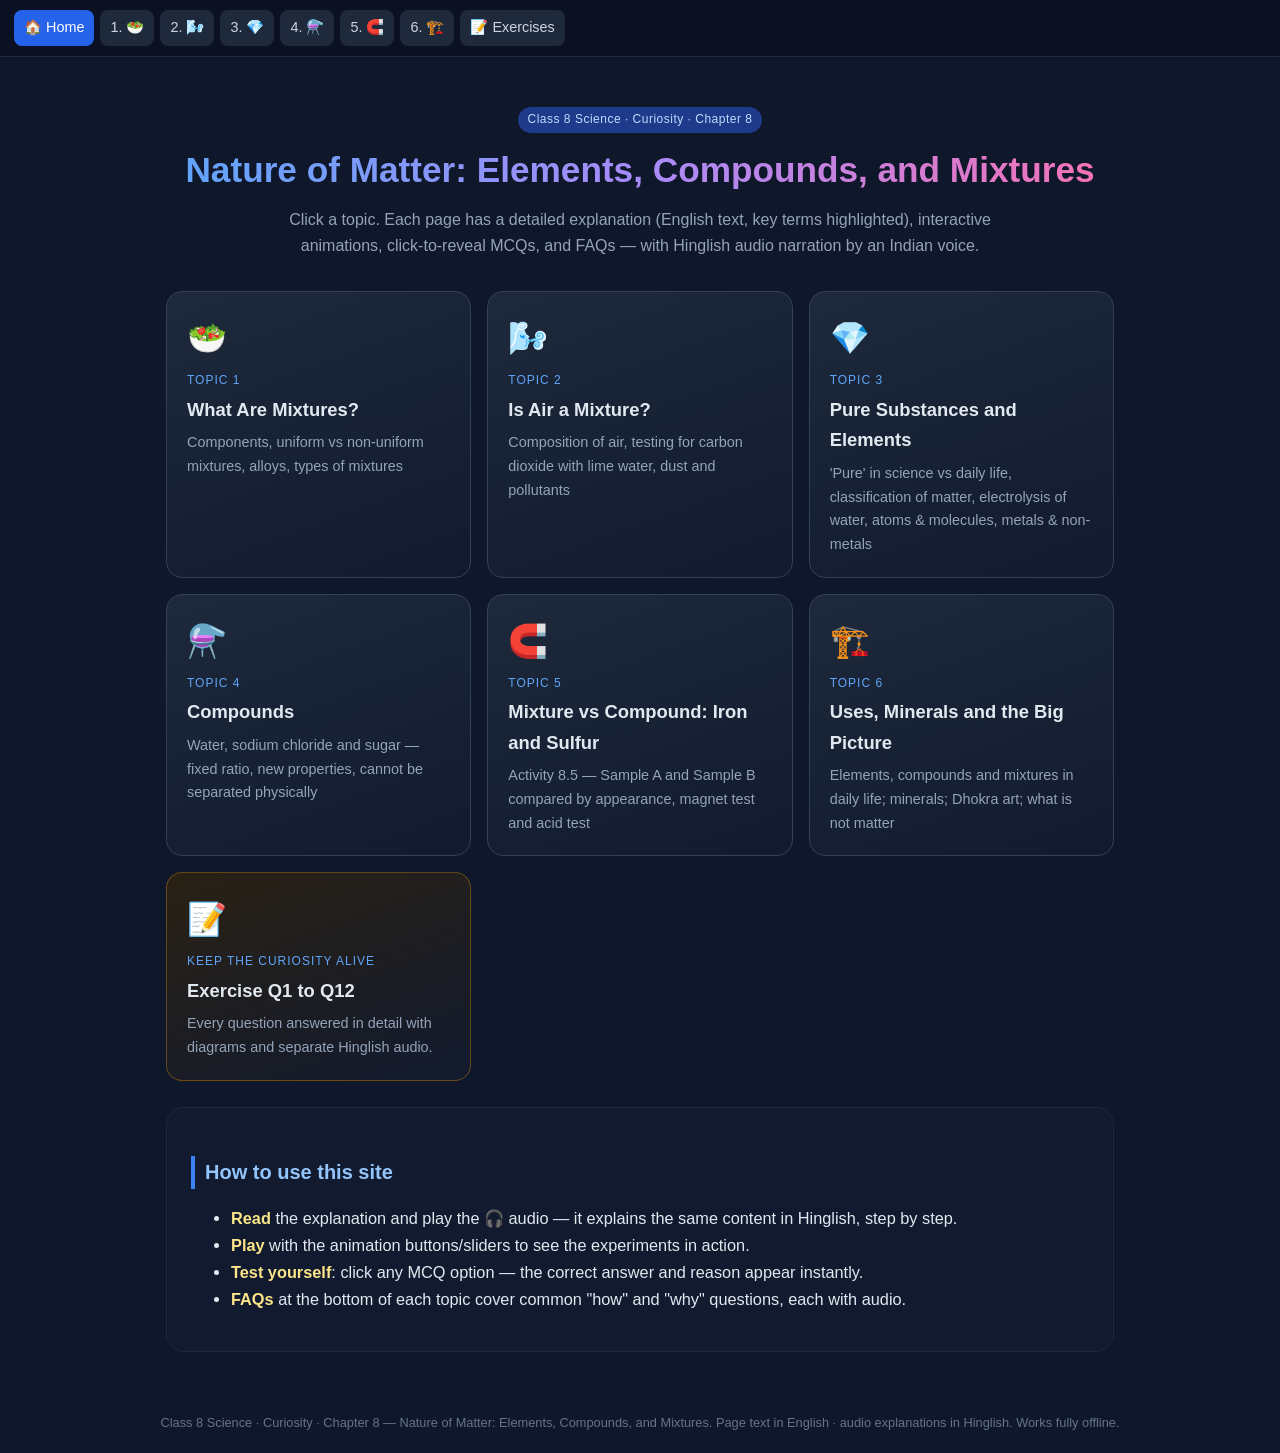
<file: index.html>
<!DOCTYPE html><html lang="en"><head><meta charset="utf-8"><meta name="viewport" content="width=device-width,initial-scale=1">
<title>Home · Nature of Matter: Elements, Compounds, and Mixtures</title><link rel="stylesheet" href="style.css"></head><body>
<nav class="nav"><a href="index.html" class="on">🏠 Home</a><a href="mix.html">1. 🥗</a><a href="air.html">2. 🌬️</a><a href="pure.html">3. 💎</a><a href="compound.html">4. ⚗️</a><a href="fes.html">5. 🧲</a><a href="uses.html">6. 🏗️</a><a href="exercise.html">📝 Exercises</a></nav><main><div class="hero"><span class="chip">Class 8 Science · Curiosity · Chapter 8</span><h1>Nature of Matter: Elements, Compounds, and Mixtures</h1>
<p>Click a topic. Each page has a detailed explanation (English text, key terms highlighted), interactive animations, click-to-reveal MCQs, and FAQs — with Hinglish audio narration by an Indian voice.</p></div>
<div class="grid"><a class="card" href="mix.html"><div class="ico">🥗</div><div class="num">Topic 1</div><h2>What Are Mixtures?</h2><p>Components, uniform vs non-uniform mixtures, alloys, types of mixtures</p></a><a class="card" href="air.html"><div class="ico">🌬️</div><div class="num">Topic 2</div><h2>Is Air a Mixture?</h2><p>Composition of air, testing for carbon dioxide with lime water, dust and pollutants</p></a><a class="card" href="pure.html"><div class="ico">💎</div><div class="num">Topic 3</div><h2>Pure Substances and Elements</h2><p>'Pure' in science vs daily life, classification of matter, electrolysis of water, atoms & molecules, metals & non-metals</p></a><a class="card" href="compound.html"><div class="ico">⚗️</div><div class="num">Topic 4</div><h2>Compounds</h2><p>Water, sodium chloride and sugar — fixed ratio, new properties, cannot be separated physically</p></a><a class="card" href="fes.html"><div class="ico">🧲</div><div class="num">Topic 5</div><h2>Mixture vs Compound: Iron and Sulfur</h2><p>Activity 8.5 — Sample A and Sample B compared by appearance, magnet test and acid test</p></a><a class="card" href="uses.html"><div class="ico">🏗️</div><div class="num">Topic 6</div><h2>Uses, Minerals and the Big Picture</h2><p>Elements, compounds and mixtures in daily life; minerals; Dhokra art; what is not matter</p></a><a class="card ex" href="exercise.html"><div class="ico">📝</div><div class="num">Keep the curiosity alive</div><h2>Exercise Q1 to Q12</h2><p>Every question answered in detail with diagrams and separate Hinglish audio.</p></a></div>
<section class="topic" style="margin-top:26px"><h2>How to use this site</h2><ul>
<li><b>Read</b> the explanation and play the 🎧 audio — it explains the same content in Hinglish, step by step.</li>
<li><b>Play</b> with the animation buttons/sliders to see the experiments in action.</li>
<li><b>Test yourself</b>: click any MCQ option — the correct answer and reason appear instantly.</li>
<li><b>FAQs</b> at the bottom of each topic cover common "how" and "why" questions, each with audio.</li></ul></section></main>
<footer>Class 8 Science · Curiosity · Chapter 8 — Nature of Matter: Elements, Compounds, and Mixtures. Page text in English · audio explanations in Hinglish. Works fully offline.</footer>
<script>
function pick(btn,ok){var m=btn.closest('.mcq');if(m.classList.contains('done'))return;m.classList.add('done');m.querySelectorAll('.opt').forEach(function(o){if(o.dataset.ok=='1')o.classList.add('right');});if(!ok)btn.classList.add('wrong');m.querySelector('.exp').classList.add('show');}
</script></body></html>
</file>
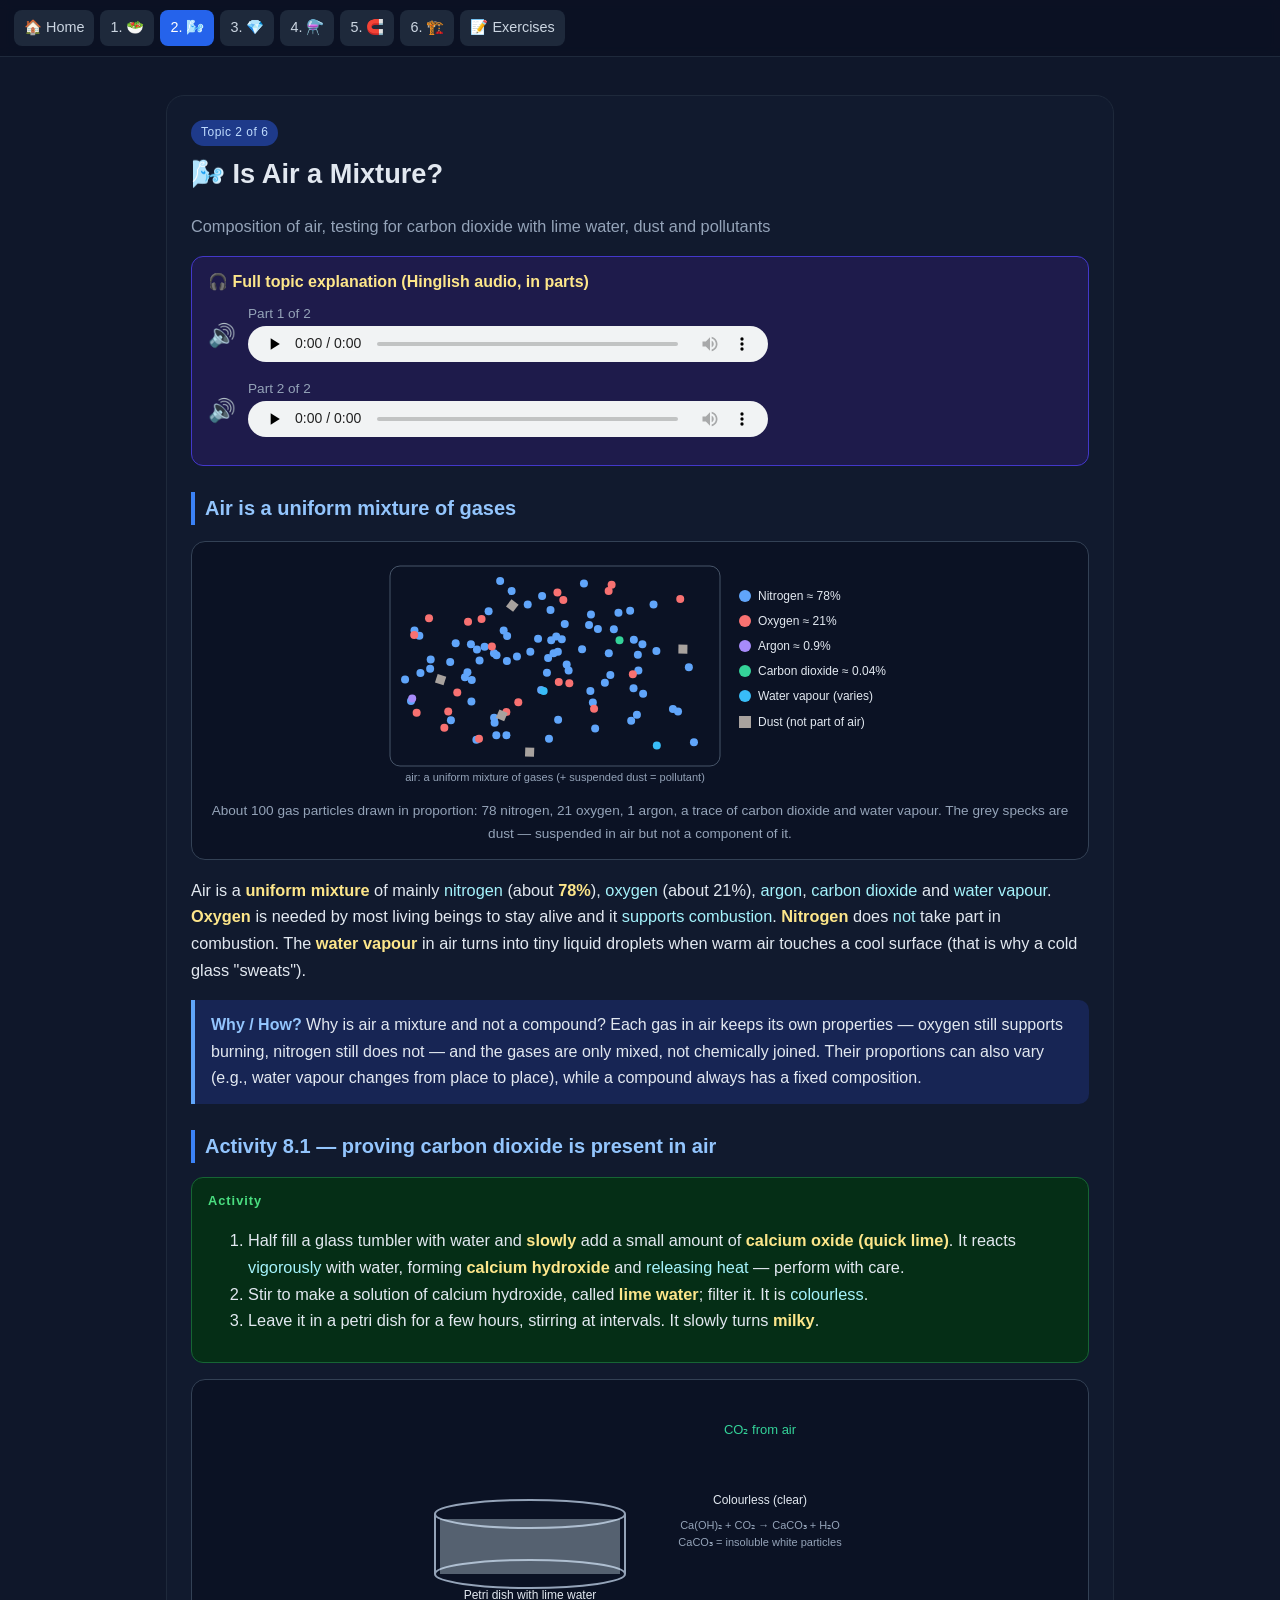
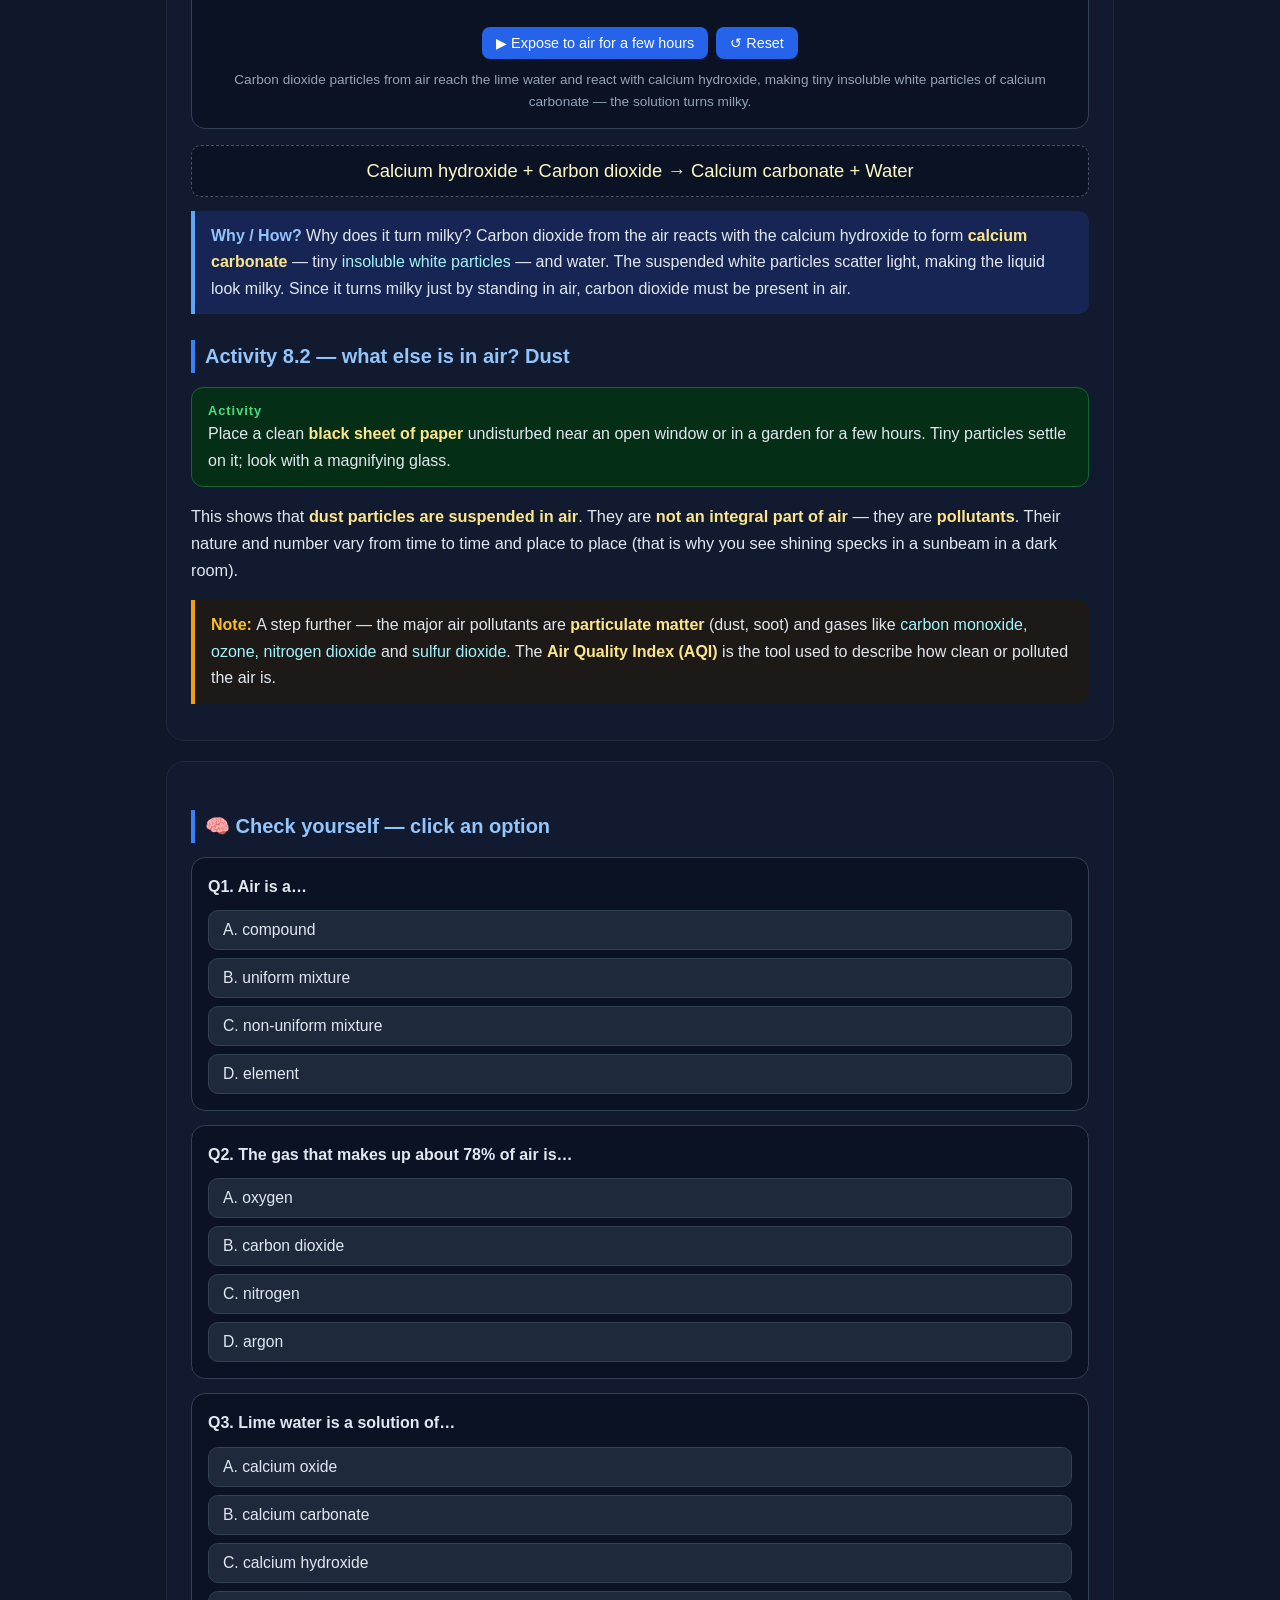
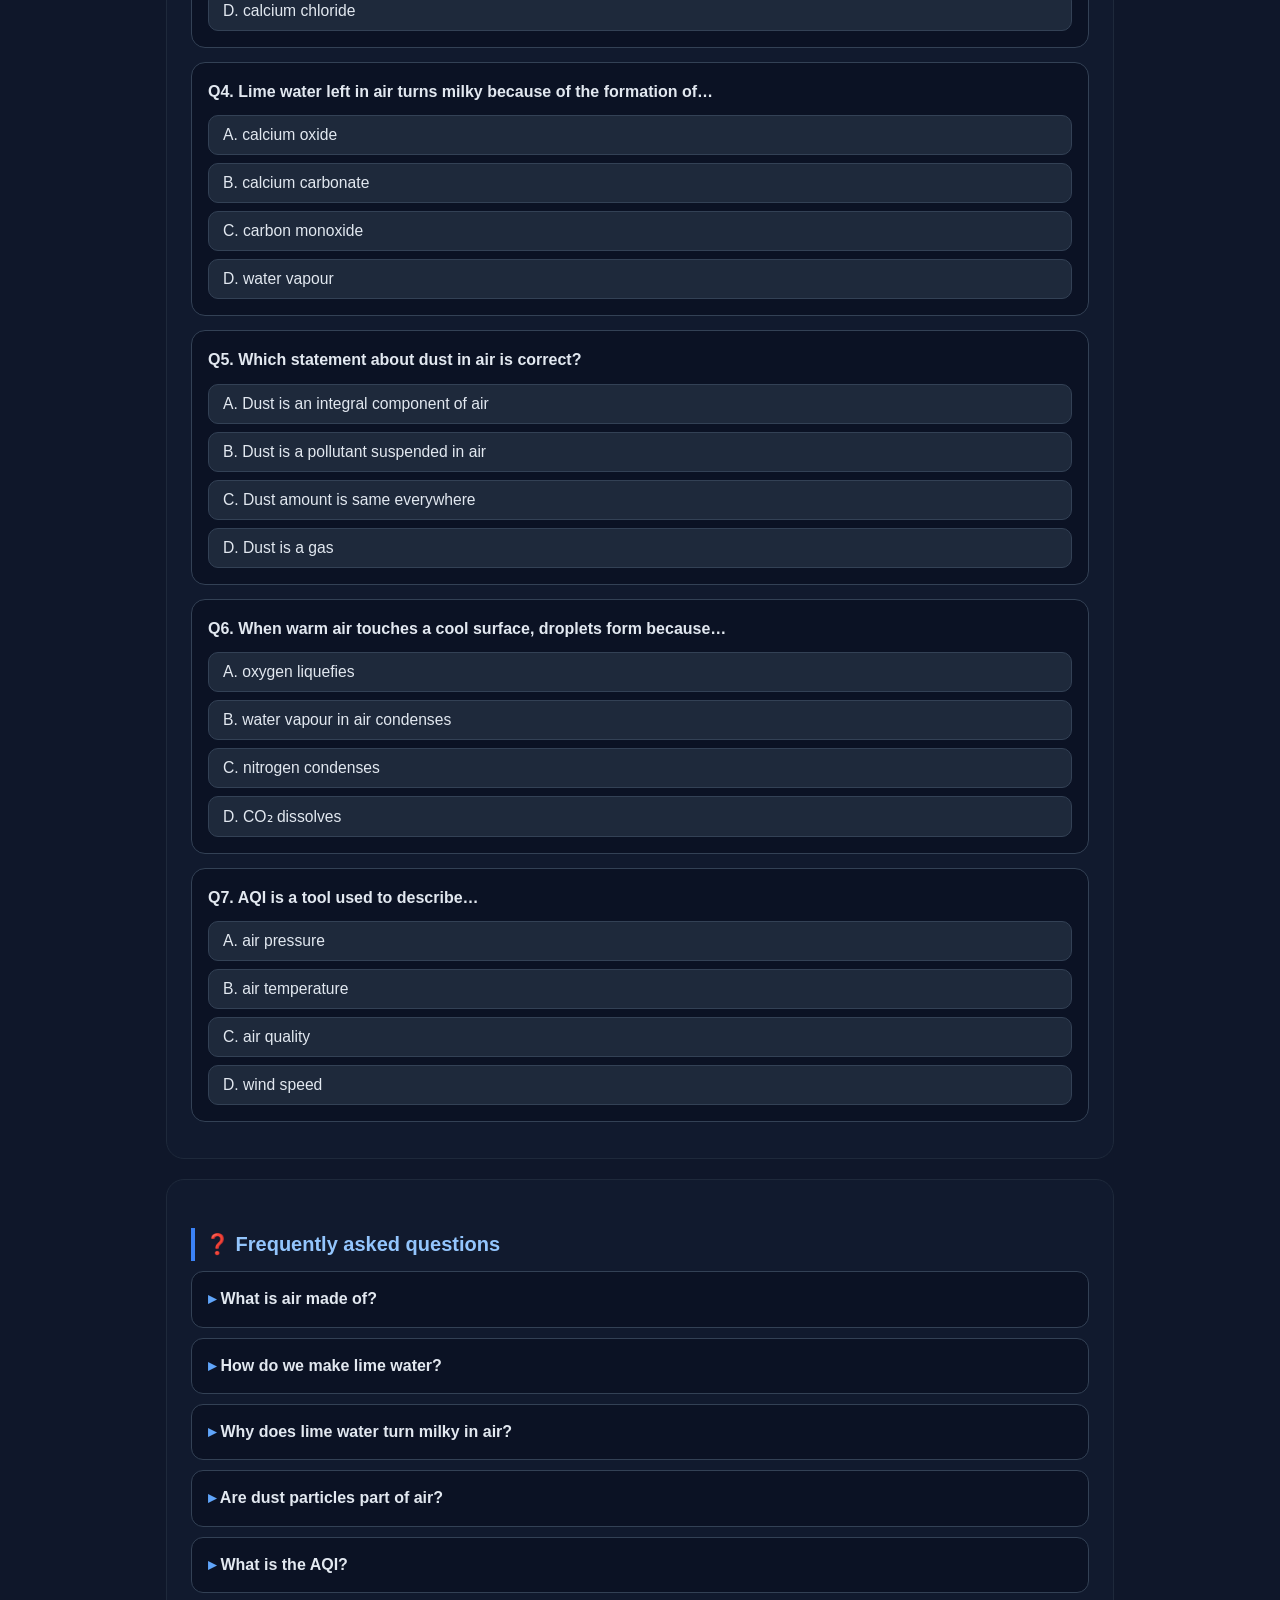
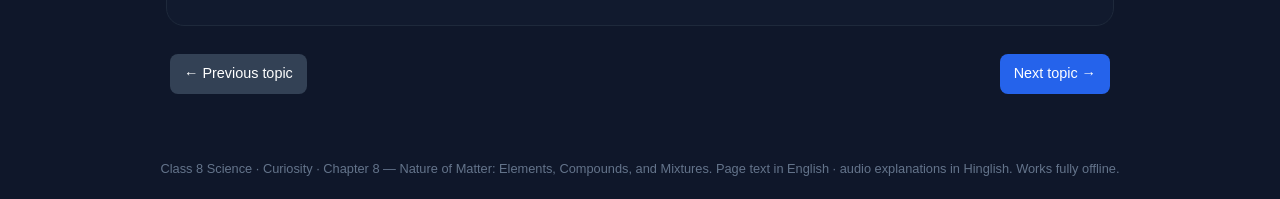
<file: air.html>
<!DOCTYPE html><html lang="en"><head><meta charset="utf-8"><meta name="viewport" content="width=device-width,initial-scale=1">
<title>Is Air a Mixture? · Nature of Matter: Elements, Compounds, and Mixtures</title><link rel="stylesheet" href="style.css"></head><body>
<nav class="nav"><a href="index.html">🏠 Home</a><a href="mix.html">1. 🥗</a><a href="air.html" class="on">2. 🌬️</a><a href="pure.html">3. 💎</a><a href="compound.html">4. ⚗️</a><a href="fes.html">5. 🧲</a><a href="uses.html">6. 🏗️</a><a href="exercise.html">📝 Exercises</a></nav><main><section class="topic"><span class="chip">Topic 2 of 6</span><h1>🌬️ Is Air a Mixture?</h1><p style="color:#94a3b8">Composition of air, testing for carbon dioxide with lime water, dust and pollutants</p><div class="listen"><b>🎧 Full topic explanation (Hinglish audio, in parts)</b><div class="audio"><span class="mic">🔊</span><div style="flex:1"><div style="font-size:.85rem;color:#94a3b8">Part 1 of 2</div><audio controls preload="none" src="audio/t_air_p1.mp3"></audio></div></div><div class="audio"><span class="mic">🔊</span><div style="flex:1"><div style="font-size:.85rem;color:#94a3b8">Part 2 of 2</div><audio controls preload="none" src="audio/t_air_p2.mp3"></audio></div></div></div>
<h2>Air is a uniform mixture of gases</h2>
<div class="anim">
<svg viewBox="0 0 520 230" width="520" height="230" xmlns="http://www.w3.org/2000/svg">
<rect x="10" y="10" width="330" height="200" rx="10" fill="#0b1224" stroke="#475569"/>
<g id="airg"></g>
<text x="175" y="225" text-anchor="middle" font-size="11" fill="#94a3b8">air: a uniform mixture of gases (+ suspended dust = pollutant)</text>
<g font-size="12" fill="#e2e8f0">
<circle cx="365" cy="40" r="6" fill="#60a5fa"/><text x="378" y="44">Nitrogen ≈ 78%</text>
<circle cx="365" cy="65" r="6" fill="#f87171"/><text x="378" y="69">Oxygen ≈ 21%</text>
<circle cx="365" cy="90" r="6" fill="#a78bfa"/><text x="378" y="94">Argon ≈ 0.9%</text>
<circle cx="365" cy="115" r="6" fill="#34d399"/><text x="378" y="119">Carbon dioxide ≈ 0.04%</text>
<circle cx="365" cy="140" r="6" fill="#38bdf8"/><text x="378" y="144">Water vapour (varies)</text>
<rect x="359" y="160" width="12" height="12" fill="#a8a29e"/><text x="378" y="170">Dust (not part of air)</text>
</g></svg>
<script>
(function(){var g=document.getElementById('airg');var s='';var list=[];
for(var i=0;i<78;i++)list.push('#60a5fa');for(i=0;i<21;i++)list.push('#f87171');list.push('#a78bfa');list.push('#34d399');list.push('#38bdf8');list.push('#38bdf8');
for(i=0;i<list.length;i++){var x=20+Math.random()*310,y=20+Math.random()*180;s+='<circle cx="'+x+'" cy="'+y+'" r="4" fill="'+list[i]+'"><animate attributeName="cx" values="'+x+';'+(20+Math.random()*310)+';'+x+'" dur="'+(3+Math.random()*3)+'s" repeatCount="indefinite"/><animate attributeName="cy" values="'+y+';'+(20+Math.random()*180)+';'+y+'" dur="'+(3+Math.random()*3)+'s" repeatCount="indefinite"/></circle>';}
for(i=0;i<5;i++){var dx=30+Math.random()*290,dy=30+Math.random()*160;s+='<rect x="'+dx+'" y="'+dy+'" width="9" height="9" fill="#a8a29e" transform="rotate('+(Math.random()*40)+' '+dx+' '+dy+')"><animate attributeName="y" values="'+dy+';'+(dy+25)+';'+dy+'" dur="'+(4+i)+'s" repeatCount="indefinite"/></rect>';}
g.innerHTML=s;})();
</script><div class="cap">About 100 gas particles drawn in proportion: 78 nitrogen, 21 oxygen, 1 argon, a trace of carbon dioxide and water vapour. The grey specks are dust — suspended in air but not a component of it.</div></div>
<p>Air is a <b>uniform mixture</b> of mainly <i>nitrogen</i> (about <b>78%</b>), <i>oxygen</i> (about 21%), <i>argon</i>, <i>carbon dioxide</i> and <i>water vapour</i>. <b>Oxygen</b> is needed by most living beings to stay alive and it <i>supports combustion</i>. <b>Nitrogen</b> does <i>not</i> take part in combustion. The <b>water vapour</b> in air turns into tiny liquid droplets when warm air touches a cool surface (that is why a cold glass "sweats").</p>
<div class="why">Why is air a mixture and not a compound? Each gas in air keeps its own properties — oxygen still supports burning, nitrogen still does not — and the gases are only mixed, not chemically joined. Their proportions can also vary (e.g., water vapour changes from place to place), while a compound always has a fixed composition.</div>

<h2>Activity 8.1 — proving carbon dioxide is present in air</h2>
<div class="act">
<ol><li>Half fill a glass tumbler with water and <b>slowly</b> add a small amount of <b>calcium oxide (quick lime)</b>. It reacts <i>vigorously</i> with water, forming <b>calcium hydroxide</b> and <i>releasing heat</i> — perform with care.</li>
<li>Stir to make a solution of calcium hydroxide, called <b>lime water</b>; filter it. It is <i>colourless</i>.</li>
<li>Leave it in a petri dish for a few hours, stirring at intervals. It slowly turns <b>milky</b>.</li></ol></div>
<div class="anim">
<svg viewBox="0 0 520 220" width="520" height="220" xmlns="http://www.w3.org/2000/svg">
<defs><clipPath id="limeclip"><rect x="60" y="120" width="180" height="60"/></clipPath></defs>
<ellipse cx="150" cy="180" rx="95" ry="14" fill="none" stroke="#94a3b8" stroke-width="2"/>
<path d="M55 120 v60 M245 120 v60" stroke="#94a3b8" stroke-width="2"/>
<ellipse cx="150" cy="120" rx="95" ry="14" fill="none" stroke="#94a3b8" stroke-width="2"/>
<rect id="limeliq" x="60" y="125" width="180" height="55" fill="#e0f2fe" opacity=".35"/>
<g id="limeppt" clip-path="url(#limeclip)"></g>
<text x="150" y="205" text-anchor="middle" font-size="12" fill="#e2e8f0">Petri dish with lime water</text>
<g id="co2g"></g>
<text x="380" y="40" text-anchor="middle" font-size="13" fill="#34d399">CO₂ from air</text>
<text id="limelbl" x="380" y="110" text-anchor="middle" font-size="12" fill="#e2e8f0">Colourless (clear)</text>
<text x="380" y="135" text-anchor="middle" font-size="11" fill="#94a3b8">Ca(OH)₂ + CO₂ → CaCO₃ + H₂O</text>
<text x="380" y="152" text-anchor="middle" font-size="11" fill="#94a3b8">CaCO₃ = insoluble white particles</text>
</svg>
<div><button onclick="limeRun()">▶ Expose to air for a few hours</button><button onclick="limeReset()">↺ Reset</button></div>
<script>
var LIMEt=null,LIMEn=0;
function limeRun(){limeReset();var co=document.getElementById('co2g'),pp=document.getElementById('limeppt');var s='';for(var i=0;i<12;i++){var x=80+Math.random()*140;s+='<circle cx="'+x+'" cy="'+(30+Math.random()*40)+'" r="4" fill="#34d399"><animate attributeName="cy" from="'+(30+Math.random()*40)+'" to="128" dur="'+(1.2+Math.random()*1.5)+'s" repeatCount="indefinite"/></circle>';}co.innerHTML=s;
LIMEt=setInterval(function(){LIMEn++;var q=pp.innerHTML;for(var k=0;k<6;k++)q+='<circle cx="'+(65+Math.random()*170)+'" cy="'+(126+Math.random()*52)+'" r="'+(1.5+Math.random()*2)+'" fill="#fff" opacity=".85"/>';pp.innerHTML=q;document.getElementById('limeliq').setAttribute('opacity',Math.min(.35+LIMEn*.03,.95));document.getElementById('limeliq').setAttribute('fill','#f8fafc');
document.getElementById('limelbl').textContent=LIMEn<8?'Slowly turning milky…':'Milky white — CO₂ is present in air!';if(LIMEn>=20){clearInterval(LIMEt);}},250);}
function limeReset(){if(LIMEt)clearInterval(LIMEt);LIMEn=0;document.getElementById('co2g').innerHTML='';document.getElementById('limeppt').innerHTML='';var l=document.getElementById('limeliq');l.setAttribute('opacity',.35);l.setAttribute('fill','#e0f2fe');document.getElementById('limelbl').textContent='Colourless (clear)';}
</script><div class="cap">Carbon dioxide particles from air reach the lime water and react with calcium hydroxide, making tiny insoluble white particles of calcium carbonate — the solution turns milky.</div></div>
<div class="eq">Calcium hydroxide + Carbon dioxide → Calcium carbonate + Water</div>
<div class="why">Why does it turn milky? Carbon dioxide from the air reacts with the calcium hydroxide to form <b>calcium carbonate</b> — tiny <i>insoluble white particles</i> — and water. The suspended white particles scatter light, making the liquid look milky. Since it turns milky just by standing in air, carbon dioxide must be present in air.</div>

<h2>Activity 8.2 — what else is in air? Dust</h2>
<div class="act">Place a clean <b>black sheet of paper</b> undisturbed near an open window or in a garden for a few hours. Tiny particles settle on it; look with a magnifying glass.</div>
<p>This shows that <b>dust particles are suspended in air</b>. They are <b>not an integral part of air</b> — they are <b>pollutants</b>. Their nature and number vary from time to time and place to place (that is why you see shining specks in a sunbeam in a dark room).</p>
<div class="note">A step further — the major air pollutants are <b>particulate matter</b> (dust, soot) and gases like <i>carbon monoxide, ozone, nitrogen dioxide</i> and <i>sulfur dioxide</i>. The <b>Air Quality Index (AQI)</b> is the tool used to describe how clean or polluted the air is.</div>
</section><section class="topic"><h2>🧠 Check yourself — click an option</h2><div class="mcq"><div class="q">Q1. Air is a…</div><div class="opts"><button class="opt" data-ok="0" onclick="pick(this,0)">A. compound</button><button class="opt" data-ok="1" onclick="pick(this,1)">B. uniform mixture</button><button class="opt" data-ok="0" onclick="pick(this,0)">C. non-uniform mixture</button><button class="opt" data-ok="0" onclick="pick(this,0)">D. element</button></div><div class="exp"><b>Correct answer: B. uniform mixture</b><br>Air is a uniform mixture of nitrogen, oxygen, argon, carbon dioxide and water vapour.</div></div><div class="mcq"><div class="q">Q2. The gas that makes up about 78% of air is…</div><div class="opts"><button class="opt" data-ok="0" onclick="pick(this,0)">A. oxygen</button><button class="opt" data-ok="0" onclick="pick(this,0)">B. carbon dioxide</button><button class="opt" data-ok="1" onclick="pick(this,1)">C. nitrogen</button><button class="opt" data-ok="0" onclick="pick(this,0)">D. argon</button></div><div class="exp"><b>Correct answer: C. nitrogen</b><br>Nitrogen ≈ 78%; it does not take part in combustion.</div></div><div class="mcq"><div class="q">Q3. Lime water is a solution of…</div><div class="opts"><button class="opt" data-ok="0" onclick="pick(this,0)">A. calcium oxide</button><button class="opt" data-ok="0" onclick="pick(this,0)">B. calcium carbonate</button><button class="opt" data-ok="1" onclick="pick(this,1)">C. calcium hydroxide</button><button class="opt" data-ok="0" onclick="pick(this,0)">D. calcium chloride</button></div><div class="exp"><b>Correct answer: C. calcium hydroxide</b><br>Calcium oxide (quick lime) + water → calcium hydroxide; its solution is lime water.</div></div><div class="mcq"><div class="q">Q4. Lime water left in air turns milky because of the formation of…</div><div class="opts"><button class="opt" data-ok="0" onclick="pick(this,0)">A. calcium oxide</button><button class="opt" data-ok="1" onclick="pick(this,1)">B. calcium carbonate</button><button class="opt" data-ok="0" onclick="pick(this,0)">C. carbon monoxide</button><button class="opt" data-ok="0" onclick="pick(this,0)">D. water vapour</button></div><div class="exp"><b>Correct answer: B. calcium carbonate</b><br>CO₂ in air + calcium hydroxide → calcium carbonate (insoluble white particles) + water.</div></div><div class="mcq"><div class="q">Q5. Which statement about dust in air is correct?</div><div class="opts"><button class="opt" data-ok="0" onclick="pick(this,0)">A. Dust is an integral component of air</button><button class="opt" data-ok="1" onclick="pick(this,1)">B. Dust is a pollutant suspended in air</button><button class="opt" data-ok="0" onclick="pick(this,0)">C. Dust amount is same everywhere</button><button class="opt" data-ok="0" onclick="pick(this,0)">D. Dust is a gas</button></div><div class="exp"><b>Correct answer: B. Dust is a pollutant suspended in air</b><br>Dust particles are suspended but not part of air&#x27;s composition; they are pollutants whose amount varies.</div></div><div class="mcq"><div class="q">Q6. When warm air touches a cool surface, droplets form because…</div><div class="opts"><button class="opt" data-ok="0" onclick="pick(this,0)">A. oxygen liquefies</button><button class="opt" data-ok="1" onclick="pick(this,1)">B. water vapour in air condenses</button><button class="opt" data-ok="0" onclick="pick(this,0)">C. nitrogen condenses</button><button class="opt" data-ok="0" onclick="pick(this,0)">D. CO₂ dissolves</button></div><div class="exp"><b>Correct answer: B. water vapour in air condenses</b><br>The water vapour present in air turns into liquid water on the cool surface.</div></div><div class="mcq"><div class="q">Q7. AQI is a tool used to describe…</div><div class="opts"><button class="opt" data-ok="0" onclick="pick(this,0)">A. air pressure</button><button class="opt" data-ok="0" onclick="pick(this,0)">B. air temperature</button><button class="opt" data-ok="1" onclick="pick(this,1)">C. air quality</button><button class="opt" data-ok="0" onclick="pick(this,0)">D. wind speed</button></div><div class="exp"><b>Correct answer: C. air quality</b><br>The Air Quality Index describes how polluted the air is.</div></div></section><section class="topic"><h2>❓ Frequently asked questions</h2><details class="faq"><summary>What is air made of?</summary><div class="ans"><p>Mainly nitrogen (~78%), oxygen (~21%), argon, carbon dioxide and water vapour — a uniform mixture.</p><div class="audio"><span class="mic">🔊</span><div style="flex:1"><div style="font-size:.85rem;color:#94a3b8">🎧 Listen (Hinglish explanation)</div><audio controls preload="none" src="audio/f_air_1.mp3"></audio></div></div></div></details><details class="faq"><summary>How do we make lime water?</summary><div class="ans"><p>Add a little calcium oxide (quick lime) slowly to water — it reacts vigorously, giving calcium hydroxide and heat. Stir and filter; the colourless solution is lime water.</p><div class="audio"><span class="mic">🔊</span><div style="flex:1"><div style="font-size:.85rem;color:#94a3b8">🎧 Listen (Hinglish explanation)</div><audio controls preload="none" src="audio/f_air_2.mp3"></audio></div></div></div></details><details class="faq"><summary>Why does lime water turn milky in air?</summary><div class="ans"><p>Carbon dioxide from the air reacts with calcium hydroxide to form insoluble white calcium carbonate particles and water; the suspended particles make it look milky.</p><div class="audio"><span class="mic">🔊</span><div style="flex:1"><div style="font-size:.85rem;color:#94a3b8">🎧 Listen (Hinglish explanation)</div><audio controls preload="none" src="audio/f_air_3.mp3"></audio></div></div></div></details><details class="faq"><summary>Are dust particles part of air?</summary><div class="ans"><p>No. They are suspended in air but are pollutants, not components; their amount varies with time and place.</p><div class="audio"><span class="mic">🔊</span><div style="flex:1"><div style="font-size:.85rem;color:#94a3b8">🎧 Listen (Hinglish explanation)</div><audio controls preload="none" src="audio/f_air_4.mp3"></audio></div></div></div></details><details class="faq"><summary>What is the AQI?</summary><div class="ans"><p>The Air Quality Index — a tool that describes how clean or polluted the air is, considering particulate matter and gases like CO, ozone, NO₂, SO₂.</p><div class="audio"><span class="mic">🔊</span><div style="flex:1"><div style="font-size:.85rem;color:#94a3b8">🎧 Listen (Hinglish explanation)</div><audio controls preload="none" src="audio/f_air_5.mp3"></audio></div></div></div></details></section><div class="pn"><a class="btn ghost" href="mix.html">← Previous topic</a><a class="btn" href="pure.html">Next topic →</a></div></main>
<footer>Class 8 Science · Curiosity · Chapter 8 — Nature of Matter: Elements, Compounds, and Mixtures. Page text in English · audio explanations in Hinglish. Works fully offline.</footer>
<script>
function pick(btn,ok){var m=btn.closest('.mcq');if(m.classList.contains('done'))return;m.classList.add('done');m.querySelectorAll('.opt').forEach(function(o){if(o.dataset.ok=='1')o.classList.add('right');});if(!ok)btn.classList.add('wrong');m.querySelector('.exp').classList.add('show');}
</script></body></html>
</file>
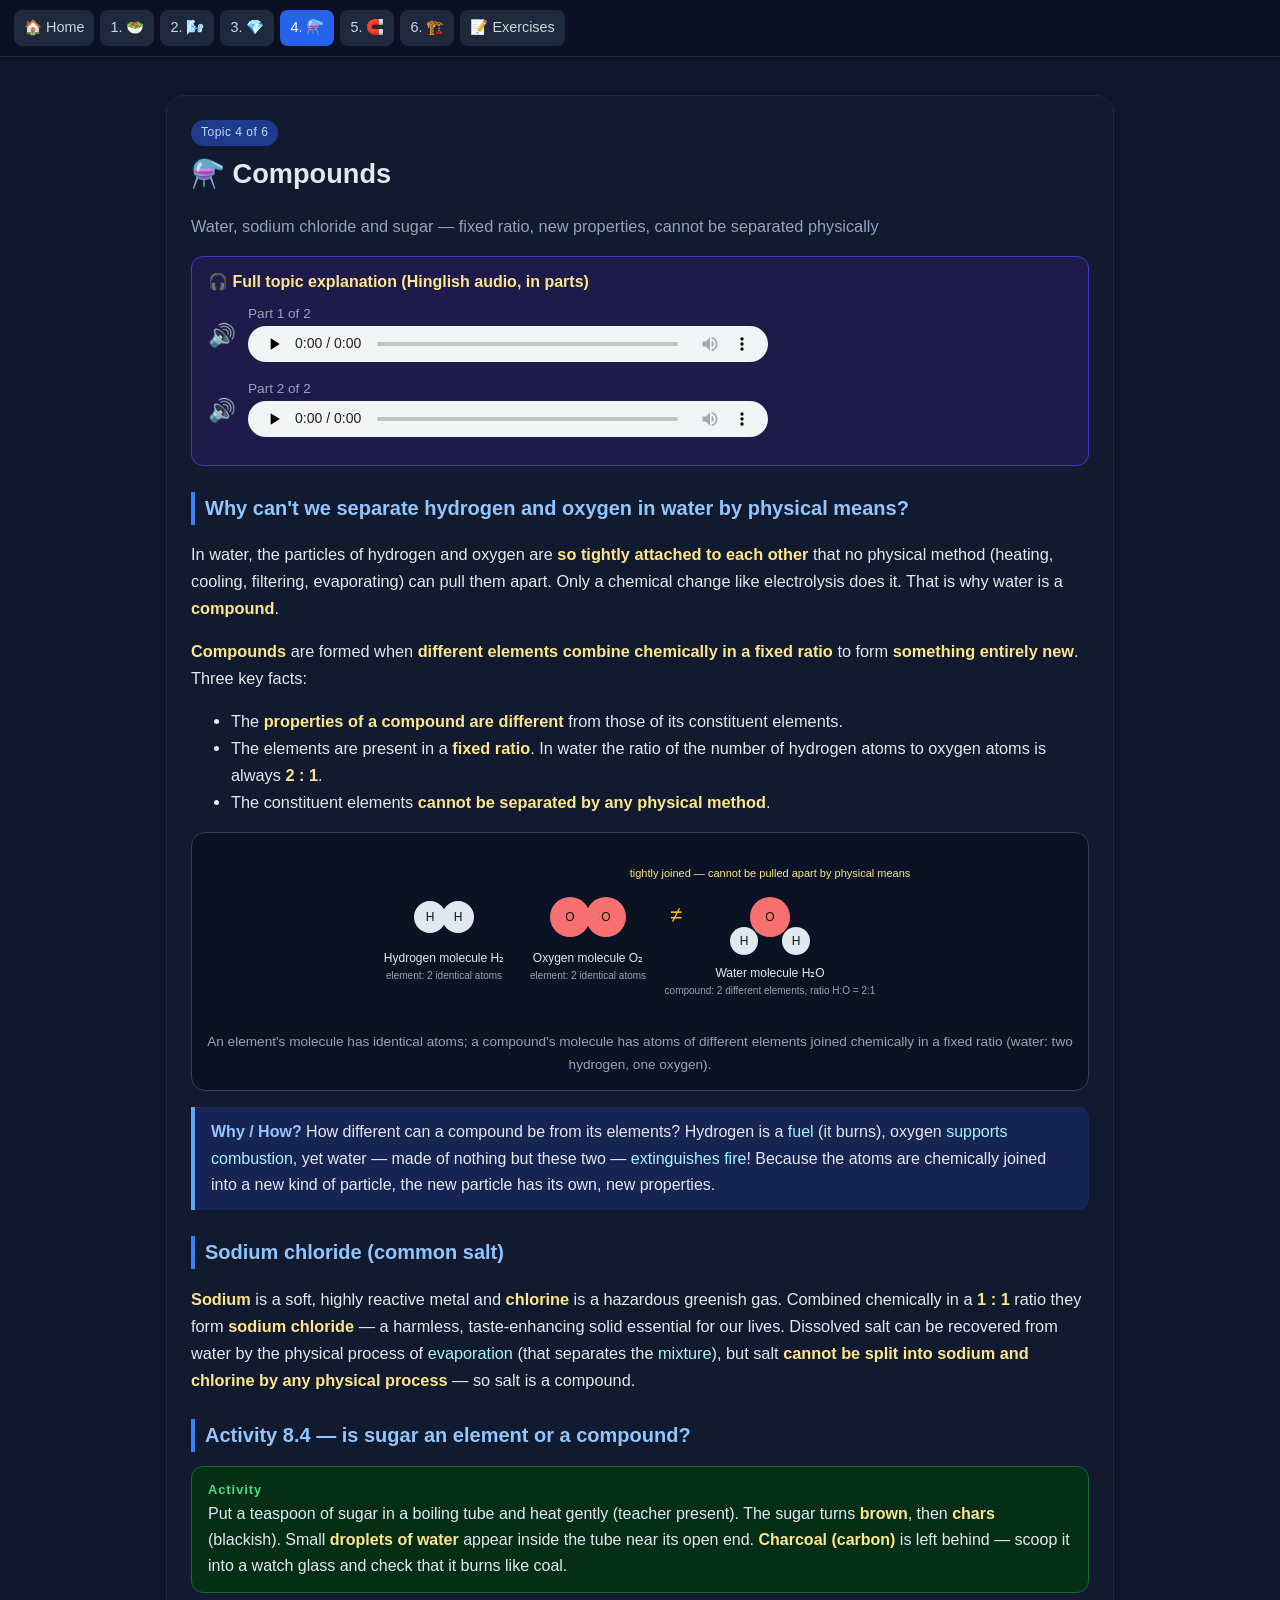
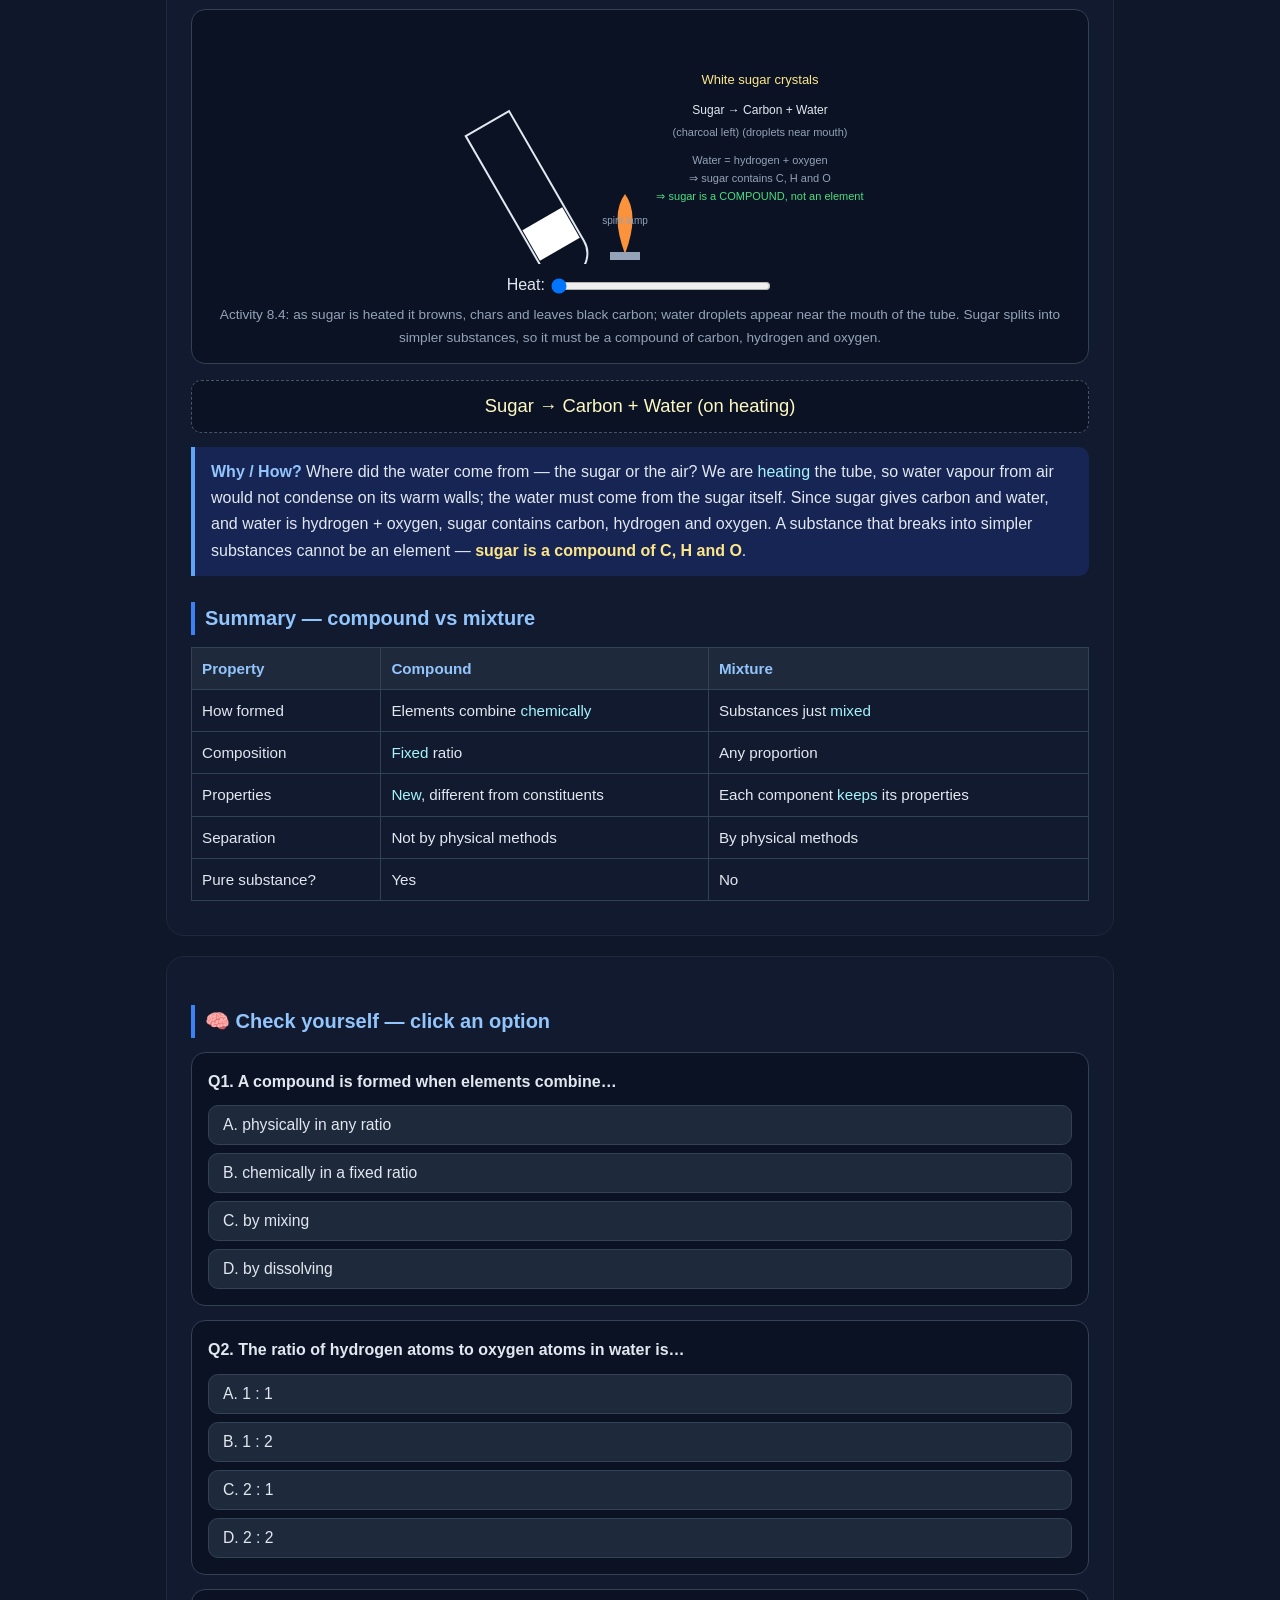
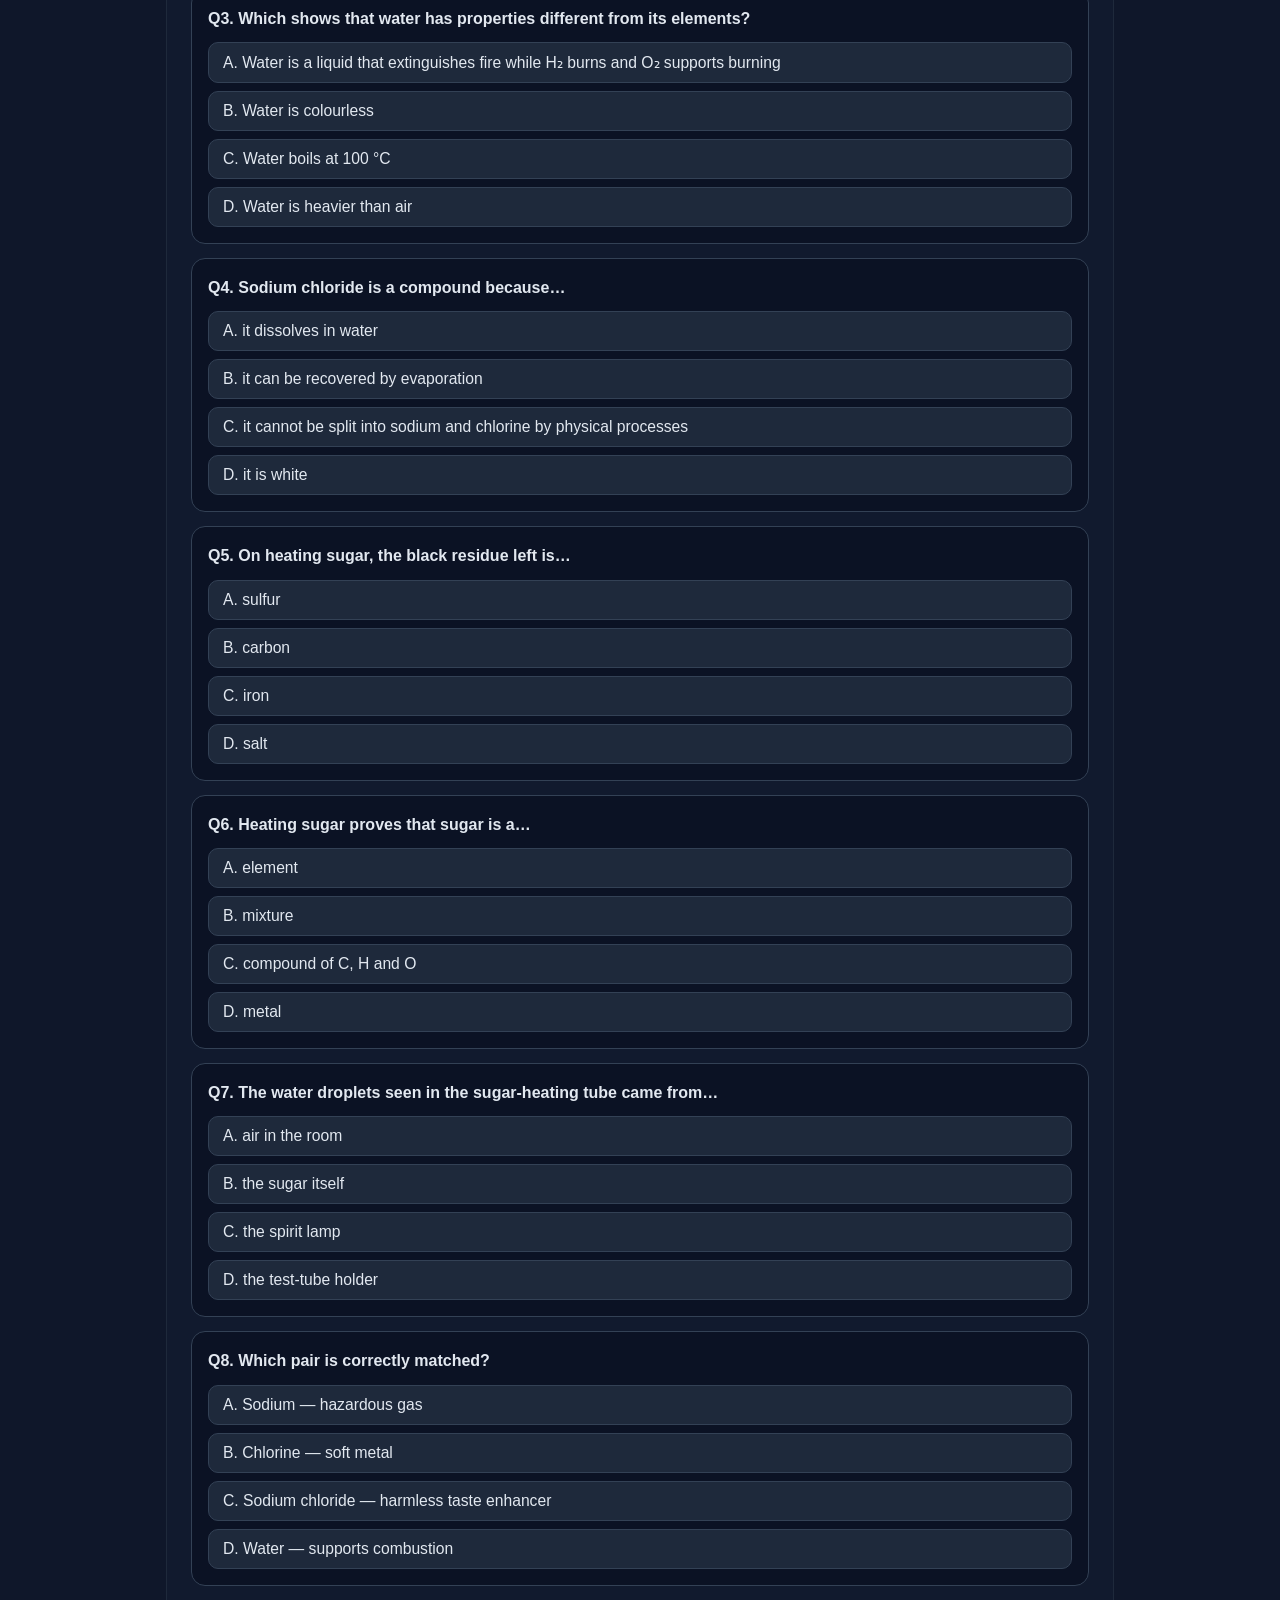
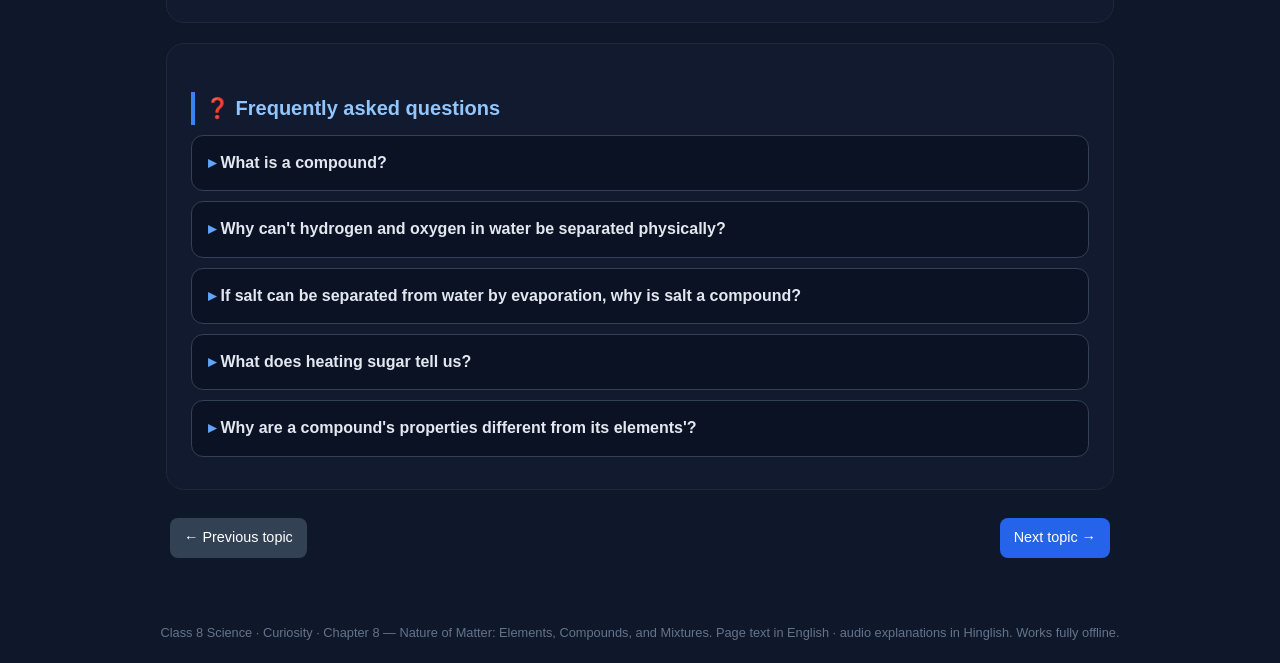
<file: compound.html>
<!DOCTYPE html><html lang="en"><head><meta charset="utf-8"><meta name="viewport" content="width=device-width,initial-scale=1">
<title>Compounds · Nature of Matter: Elements, Compounds, and Mixtures</title><link rel="stylesheet" href="style.css"></head><body>
<nav class="nav"><a href="index.html">🏠 Home</a><a href="mix.html">1. 🥗</a><a href="air.html">2. 🌬️</a><a href="pure.html">3. 💎</a><a href="compound.html" class="on">4. ⚗️</a><a href="fes.html">5. 🧲</a><a href="uses.html">6. 🏗️</a><a href="exercise.html">📝 Exercises</a></nav><main><section class="topic"><span class="chip">Topic 4 of 6</span><h1>⚗️ Compounds</h1><p style="color:#94a3b8">Water, sodium chloride and sugar — fixed ratio, new properties, cannot be separated physically</p><div class="listen"><b>🎧 Full topic explanation (Hinglish audio, in parts)</b><div class="audio"><span class="mic">🔊</span><div style="flex:1"><div style="font-size:.85rem;color:#94a3b8">Part 1 of 2</div><audio controls preload="none" src="audio/t_compound_p1.mp3"></audio></div></div><div class="audio"><span class="mic">🔊</span><div style="flex:1"><div style="font-size:.85rem;color:#94a3b8">Part 2 of 2</div><audio controls preload="none" src="audio/t_compound_p2.mp3"></audio></div></div></div>
<h2>Why can't we separate hydrogen and oxygen in water by physical means?</h2>
<p>In water, the particles of hydrogen and oxygen are <b>so tightly attached to each other</b> that no physical method (heating, cooling, filtering, evaporating) can pull them apart. Only a chemical change like electrolysis does it. That is why water is a <b>compound</b>.</p>
<p><b>Compounds</b> are formed when <b>different elements combine chemically in a fixed ratio</b> to form <b>something entirely new</b>. Three key facts:</p>
<ul><li>The <b>properties of a compound are different</b> from those of its constituent elements.</li>
<li>The elements are present in a <b>fixed ratio</b>. In water the ratio of the number of hydrogen atoms to oxygen atoms is always <b>2 : 1</b>.</li>
<li>The constituent elements <b>cannot be separated by any physical method</b>.</li></ul>
<div class="anim">
<svg viewBox="0 0 540 170" width="540" height="170" xmlns="http://www.w3.org/2000/svg" font-size="12">
<g style="animation:bob 2s infinite"><circle cx="60" cy="70" r="16" fill="#e2e8f0"/><circle cx="88" cy="70" r="16" fill="#e2e8f0"/><text x="60" y="74" text-anchor="middle" fill="#111">H</text><text x="88" y="74" text-anchor="middle" fill="#111">H</text></g>
<text x="74" y="115" text-anchor="middle" fill="#e2e8f0">Hydrogen molecule H₂</text><text x="74" y="132" text-anchor="middle" fill="#94a3b8" font-size="10">element: 2 identical atoms</text>
<g style="animation:bob 2.4s infinite"><circle cx="200" cy="70" r="20" fill="#f87171"/><circle cx="236" cy="70" r="20" fill="#f87171"/><text x="200" y="74" text-anchor="middle" fill="#111">O</text><text x="236" y="74" text-anchor="middle" fill="#111">O</text></g>
<text x="218" y="115" text-anchor="middle" fill="#e2e8f0">Oxygen molecule O₂</text><text x="218" y="132" text-anchor="middle" fill="#94a3b8" font-size="10">element: 2 identical atoms</text>
<text x="300" y="75" font-size="22" fill="#fbbf24">≠</text>
<g style="animation:bob 1.8s infinite"><circle cx="400" cy="70" r="20" fill="#f87171"/><circle cx="374" cy="94" r="14" fill="#e2e8f0"/><circle cx="426" cy="94" r="14" fill="#e2e8f0"/><text x="400" y="74" text-anchor="middle" fill="#111">O</text><text x="374" y="98" text-anchor="middle" fill="#111">H</text><text x="426" y="98" text-anchor="middle" fill="#111">H</text></g>
<text x="400" y="130" text-anchor="middle" fill="#e2e8f0">Water molecule H₂O</text><text x="400" y="147" text-anchor="middle" fill="#94a3b8" font-size="10">compound: 2 different elements, ratio H:O = 2:1</text>
<text x="400" y="30" text-anchor="middle" fill="#fde68a" font-size="11">tightly joined — cannot be pulled apart by physical means</text>
</svg><div class="cap">An element's molecule has identical atoms; a compound's molecule has atoms of different elements joined chemically in a fixed ratio (water: two hydrogen, one oxygen).</div></div>
<div class="why">How different can a compound be from its elements? Hydrogen is a <i>fuel</i> (it burns), oxygen <i>supports combustion</i>, yet water — made of nothing but these two — <i>extinguishes fire</i>! Because the atoms are chemically joined into a new kind of particle, the new particle has its own, new properties.</div>

<h2>Sodium chloride (common salt)</h2>
<p><b>Sodium</b> is a soft, highly reactive metal and <b>chlorine</b> is a hazardous greenish gas. Combined chemically in a <b>1 : 1</b> ratio they form <b>sodium chloride</b> — a harmless, taste-enhancing solid essential for our lives. Dissolved salt can be recovered from water by the physical process of <i>evaporation</i> (that separates the <i>mixture</i>), but salt <b>cannot be split into sodium and chlorine by any physical process</b> — so salt is a compound.</p>

<h2>Activity 8.4 — is sugar an element or a compound?</h2>
<div class="act">Put a teaspoon of sugar in a boiling tube and heat gently (teacher present). The sugar turns <b>brown</b>, then <b>chars</b> (blackish). Small <b>droplets of water</b> appear inside the tube near its open end. <b>Charcoal (carbon)</b> is left behind — scoop it into a watch glass and check that it burns like coal.</div>
<div class="anim">
<svg viewBox="0 0 520 240" width="520" height="240" xmlns="http://www.w3.org/2000/svg">
<g transform="rotate(-30 200 150)"><path d="M120 60 h50 v150 a25 25 0 0 1 -50 0z" fill="none" stroke="#e2e8f0" stroke-width="2"/>
<rect id="sgmass" x="122" y="170" width="46" height="35" fill="#fff"/>
<g id="sgdrops"></g></g>
<path d="M245 230 q15 -40 0 -60 q-15 20 0 60" fill="#fb923c" style="animation:bob 0.5s infinite"/><rect x="230" y="228" width="30" height="8" fill="#94a3b8"/><text x="245" y="200" font-size="10" fill="#94a3b8" text-anchor="middle">spirit lamp</text>
<text id="sgstate" x="380" y="60" text-anchor="middle" font-size="13" fill="#fde68a">White sugar crystals</text>
<text x="380" y="90" text-anchor="middle" font-size="12" fill="#e2e8f0">Sugar → Carbon + Water</text>
<text x="380" y="112" text-anchor="middle" font-size="11" fill="#94a3b8">(charcoal left)   (droplets near mouth)</text>
<text x="380" y="140" text-anchor="middle" font-size="11" fill="#94a3b8">Water = hydrogen + oxygen</text>
<text x="380" y="158" text-anchor="middle" font-size="11" fill="#94a3b8">⇒ sugar contains C, H and O</text>
<text x="380" y="176" text-anchor="middle" font-size="11" fill="#4ade80">⇒ sugar is a COMPOUND, not an element</text>
</svg>
<div>Heat: <input type="range" min="0" max="100" value="0" oninput="sgHeat(this.value)"></div>
<script>
function sgHeat(v){v=+v;var m=document.getElementById('sgmass'),s=document.getElementById('sgstate'),d=document.getElementById('sgdrops');
var col=v<25?'#ffffff':v<50?'#fcd34d':v<75?'#92400e':'#111827';m.setAttribute('fill',col);
s.textContent=v<25?'White sugar crystals':v<50?'Melts, turns brown (caramel)':v<75?'Chars — turns dark brown/black':'Black charcoal (carbon) left; water droplets near the open end';
var q='';if(v>40){for(var i=0;i<Math.floor((v-40)/8);i++)q+='<circle cx="'+(126+(i*9)%40)+'" cy="'+(75+(i*13)%40)+'" r="2.5" fill="#7dd3fc"/>';}d.innerHTML=q;}
</script><div class="cap">Activity 8.4: as sugar is heated it browns, chars and leaves black carbon; water droplets appear near the mouth of the tube. Sugar splits into simpler substances, so it must be a compound of carbon, hydrogen and oxygen.</div></div>
<div class="eq">Sugar → Carbon + Water (on heating)</div>
<div class="why">Where did the water come from — the sugar or the air? We are <i>heating</i> the tube, so water vapour from air would not condense on its warm walls; the water must come from the sugar itself. Since sugar gives carbon and water, and water is hydrogen + oxygen, sugar contains carbon, hydrogen and oxygen. A substance that breaks into simpler substances cannot be an element — <b>sugar is a compound of C, H and O</b>.</div>

<h2>Summary — compound vs mixture</h2>
<table class="t"><tr><th>Property</th><th>Compound</th><th>Mixture</th></tr>
<tr><td>How formed</td><td>Elements combine <i>chemically</i></td><td>Substances just <i>mixed</i></td></tr>
<tr><td>Composition</td><td><i>Fixed</i> ratio</td><td>Any proportion</td></tr>
<tr><td>Properties</td><td><i>New</i>, different from constituents</td><td>Each component <i>keeps</i> its properties</td></tr>
<tr><td>Separation</td><td>Not by physical methods</td><td>By physical methods</td></tr>
<tr><td>Pure substance?</td><td>Yes</td><td>No</td></tr></table>
</section><section class="topic"><h2>🧠 Check yourself — click an option</h2><div class="mcq"><div class="q">Q1. A compound is formed when elements combine…</div><div class="opts"><button class="opt" data-ok="0" onclick="pick(this,0)">A. physically in any ratio</button><button class="opt" data-ok="1" onclick="pick(this,1)">B. chemically in a fixed ratio</button><button class="opt" data-ok="0" onclick="pick(this,0)">C. by mixing</button><button class="opt" data-ok="0" onclick="pick(this,0)">D. by dissolving</button></div><div class="exp"><b>Correct answer: B. chemically in a fixed ratio</b><br>Compounds form when different elements combine chemically in fixed ratios to make something new.</div></div><div class="mcq"><div class="q">Q2. The ratio of hydrogen atoms to oxygen atoms in water is…</div><div class="opts"><button class="opt" data-ok="0" onclick="pick(this,0)">A. 1 : 1</button><button class="opt" data-ok="0" onclick="pick(this,0)">B. 1 : 2</button><button class="opt" data-ok="1" onclick="pick(this,1)">C. 2 : 1</button><button class="opt" data-ok="0" onclick="pick(this,0)">D. 2 : 2</button></div><div class="exp"><b>Correct answer: C. 2 : 1</b><br>Water molecules contain two hydrogen atoms and one oxygen atom.</div></div><div class="mcq"><div class="q">Q3. Which shows that water has properties different from its elements?</div><div class="opts"><button class="opt" data-ok="1" onclick="pick(this,1)">A. Water is a liquid that extinguishes fire while H₂ burns and O₂ supports burning</button><button class="opt" data-ok="0" onclick="pick(this,0)">B. Water is colourless</button><button class="opt" data-ok="0" onclick="pick(this,0)">C. Water boils at 100 °C</button><button class="opt" data-ok="0" onclick="pick(this,0)">D. Water is heavier than air</button></div><div class="exp"><b>Correct answer: A. Water is a liquid that extinguishes fire while H₂ burns and O₂ supports burning</b><br>Hydrogen is a fuel, oxygen supports combustion, yet water puts out fire — a completely new property.</div></div><div class="mcq"><div class="q">Q4. Sodium chloride is a compound because…</div><div class="opts"><button class="opt" data-ok="0" onclick="pick(this,0)">A. it dissolves in water</button><button class="opt" data-ok="0" onclick="pick(this,0)">B. it can be recovered by evaporation</button><button class="opt" data-ok="1" onclick="pick(this,1)">C. it cannot be split into sodium and chlorine by physical processes</button><button class="opt" data-ok="0" onclick="pick(this,0)">D. it is white</button></div><div class="exp"><b>Correct answer: C. it cannot be split into sodium and chlorine by physical processes</b><br>Evaporation separates salt from water (a mixture), but no physical process splits salt into its elements.</div></div><div class="mcq"><div class="q">Q5. On heating sugar, the black residue left is…</div><div class="opts"><button class="opt" data-ok="0" onclick="pick(this,0)">A. sulfur</button><button class="opt" data-ok="1" onclick="pick(this,1)">B. carbon</button><button class="opt" data-ok="0" onclick="pick(this,0)">C. iron</button><button class="opt" data-ok="0" onclick="pick(this,0)">D. salt</button></div><div class="exp"><b>Correct answer: B. carbon</b><br>Sugar chars, leaving charcoal (carbon); water droplets also appear.</div></div><div class="mcq"><div class="q">Q6. Heating sugar proves that sugar is a…</div><div class="opts"><button class="opt" data-ok="0" onclick="pick(this,0)">A. element</button><button class="opt" data-ok="0" onclick="pick(this,0)">B. mixture</button><button class="opt" data-ok="1" onclick="pick(this,1)">C. compound of C, H and O</button><button class="opt" data-ok="0" onclick="pick(this,0)">D. metal</button></div><div class="exp"><b>Correct answer: C. compound of C, H and O</b><br>It breaks into carbon and water (H + O), so it is a compound containing carbon, hydrogen and oxygen.</div></div><div class="mcq"><div class="q">Q7. The water droplets seen in the sugar-heating tube came from…</div><div class="opts"><button class="opt" data-ok="0" onclick="pick(this,0)">A. air in the room</button><button class="opt" data-ok="1" onclick="pick(this,1)">B. the sugar itself</button><button class="opt" data-ok="0" onclick="pick(this,0)">C. the spirit lamp</button><button class="opt" data-ok="0" onclick="pick(this,0)">D. the test-tube holder</button></div><div class="exp"><b>Correct answer: B. the sugar itself</b><br>The tube is being heated, so vapour from air would not condense on it; the water came from the sugar.</div></div><div class="mcq"><div class="q">Q8. Which pair is correctly matched?</div><div class="opts"><button class="opt" data-ok="0" onclick="pick(this,0)">A. Sodium — hazardous gas</button><button class="opt" data-ok="0" onclick="pick(this,0)">B. Chlorine — soft metal</button><button class="opt" data-ok="1" onclick="pick(this,1)">C. Sodium chloride — harmless taste enhancer</button><button class="opt" data-ok="0" onclick="pick(this,0)">D. Water — supports combustion</button></div><div class="exp"><b>Correct answer: C. Sodium chloride — harmless taste enhancer</b><br>Sodium is a soft metal, chlorine a hazardous gas, and their compound sodium chloride is harmless salt.</div></div></section><section class="topic"><h2>❓ Frequently asked questions</h2><details class="faq"><summary>What is a compound?</summary><div class="ans"><p>A pure substance formed when two or more elements combine chemically in a fixed ratio, having properties different from its elements; the elements cannot be separated by physical methods.</p><div class="audio"><span class="mic">🔊</span><div style="flex:1"><div style="font-size:.85rem;color:#94a3b8">🎧 Listen (Hinglish explanation)</div><audio controls preload="none" src="audio/f_compound_1.mp3"></audio></div></div></div></details><details class="faq"><summary>Why can&#x27;t hydrogen and oxygen in water be separated physically?</summary><div class="ans"><p>In water the particles of hydrogen and oxygen are tightly attached to each other; only a chemical change like electrolysis can separate them.</p><div class="audio"><span class="mic">🔊</span><div style="flex:1"><div style="font-size:.85rem;color:#94a3b8">🎧 Listen (Hinglish explanation)</div><audio controls preload="none" src="audio/f_compound_2.mp3"></audio></div></div></div></details><details class="faq"><summary>If salt can be separated from water by evaporation, why is salt a compound?</summary><div class="ans"><p>Evaporation separates the mixture (salt + water). Salt itself cannot be split into sodium and chlorine by any physical process — that makes salt a compound.</p><div class="audio"><span class="mic">🔊</span><div style="flex:1"><div style="font-size:.85rem;color:#94a3b8">🎧 Listen (Hinglish explanation)</div><audio controls preload="none" src="audio/f_compound_3.mp3"></audio></div></div></div></details><details class="faq"><summary>What does heating sugar tell us?</summary><div class="ans"><p>Sugar chars to carbon and gives off water, so it contains carbon, hydrogen and oxygen — it is a compound, not an element.</p><div class="audio"><span class="mic">🔊</span><div style="flex:1"><div style="font-size:.85rem;color:#94a3b8">🎧 Listen (Hinglish explanation)</div><audio controls preload="none" src="audio/f_compound_4.mp3"></audio></div></div></div></details><details class="faq"><summary>Why are a compound&#x27;s properties different from its elements&#x27;?</summary><div class="ans"><p>Because the atoms are chemically joined into a completely new kind of particle; the new particle has its own properties — e.g., water puts out fire though hydrogen burns and oxygen supports burning.</p><div class="audio"><span class="mic">🔊</span><div style="flex:1"><div style="font-size:.85rem;color:#94a3b8">🎧 Listen (Hinglish explanation)</div><audio controls preload="none" src="audio/f_compound_5.mp3"></audio></div></div></div></details></section><div class="pn"><a class="btn ghost" href="pure.html">← Previous topic</a><a class="btn" href="fes.html">Next topic →</a></div></main>
<footer>Class 8 Science · Curiosity · Chapter 8 — Nature of Matter: Elements, Compounds, and Mixtures. Page text in English · audio explanations in Hinglish. Works fully offline.</footer>
<script>
function pick(btn,ok){var m=btn.closest('.mcq');if(m.classList.contains('done'))return;m.classList.add('done');m.querySelectorAll('.opt').forEach(function(o){if(o.dataset.ok=='1')o.classList.add('right');});if(!ok)btn.classList.add('wrong');m.querySelector('.exp').classList.add('show');}
</script></body></html>
</file>
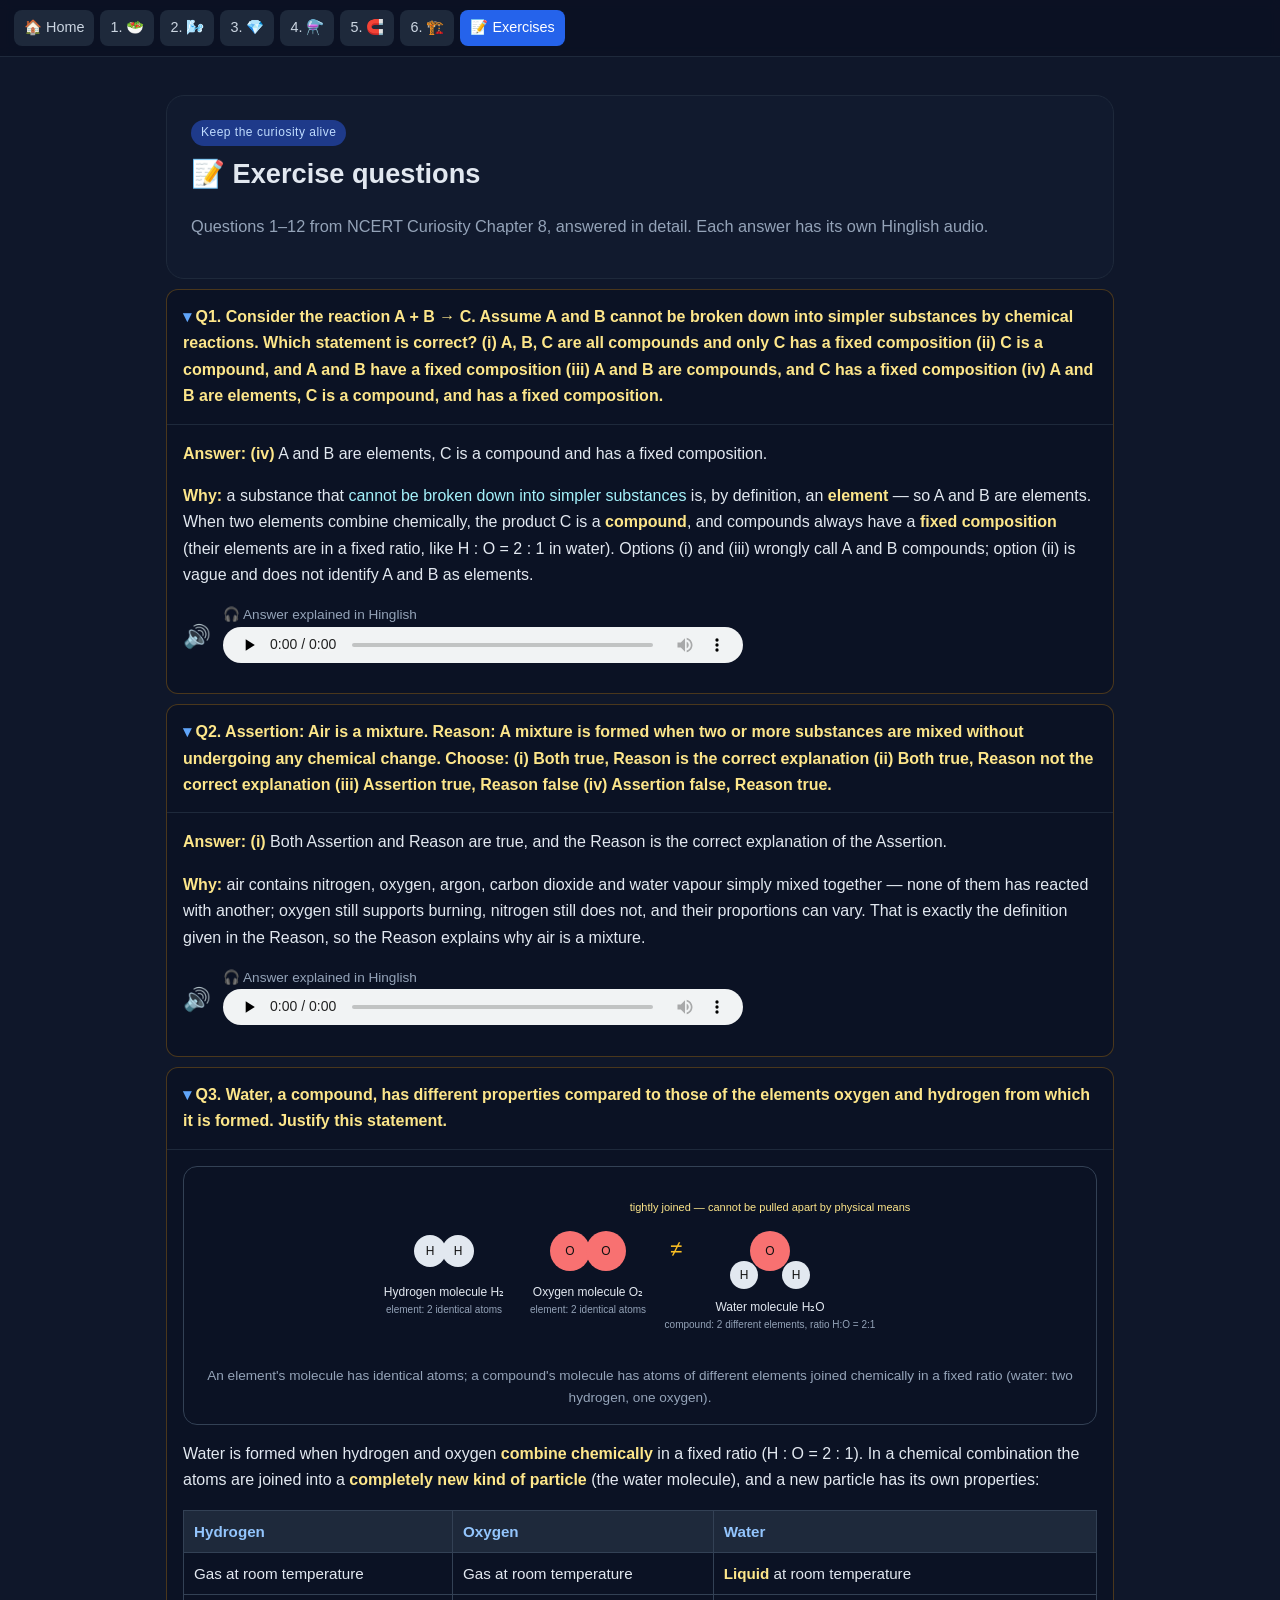
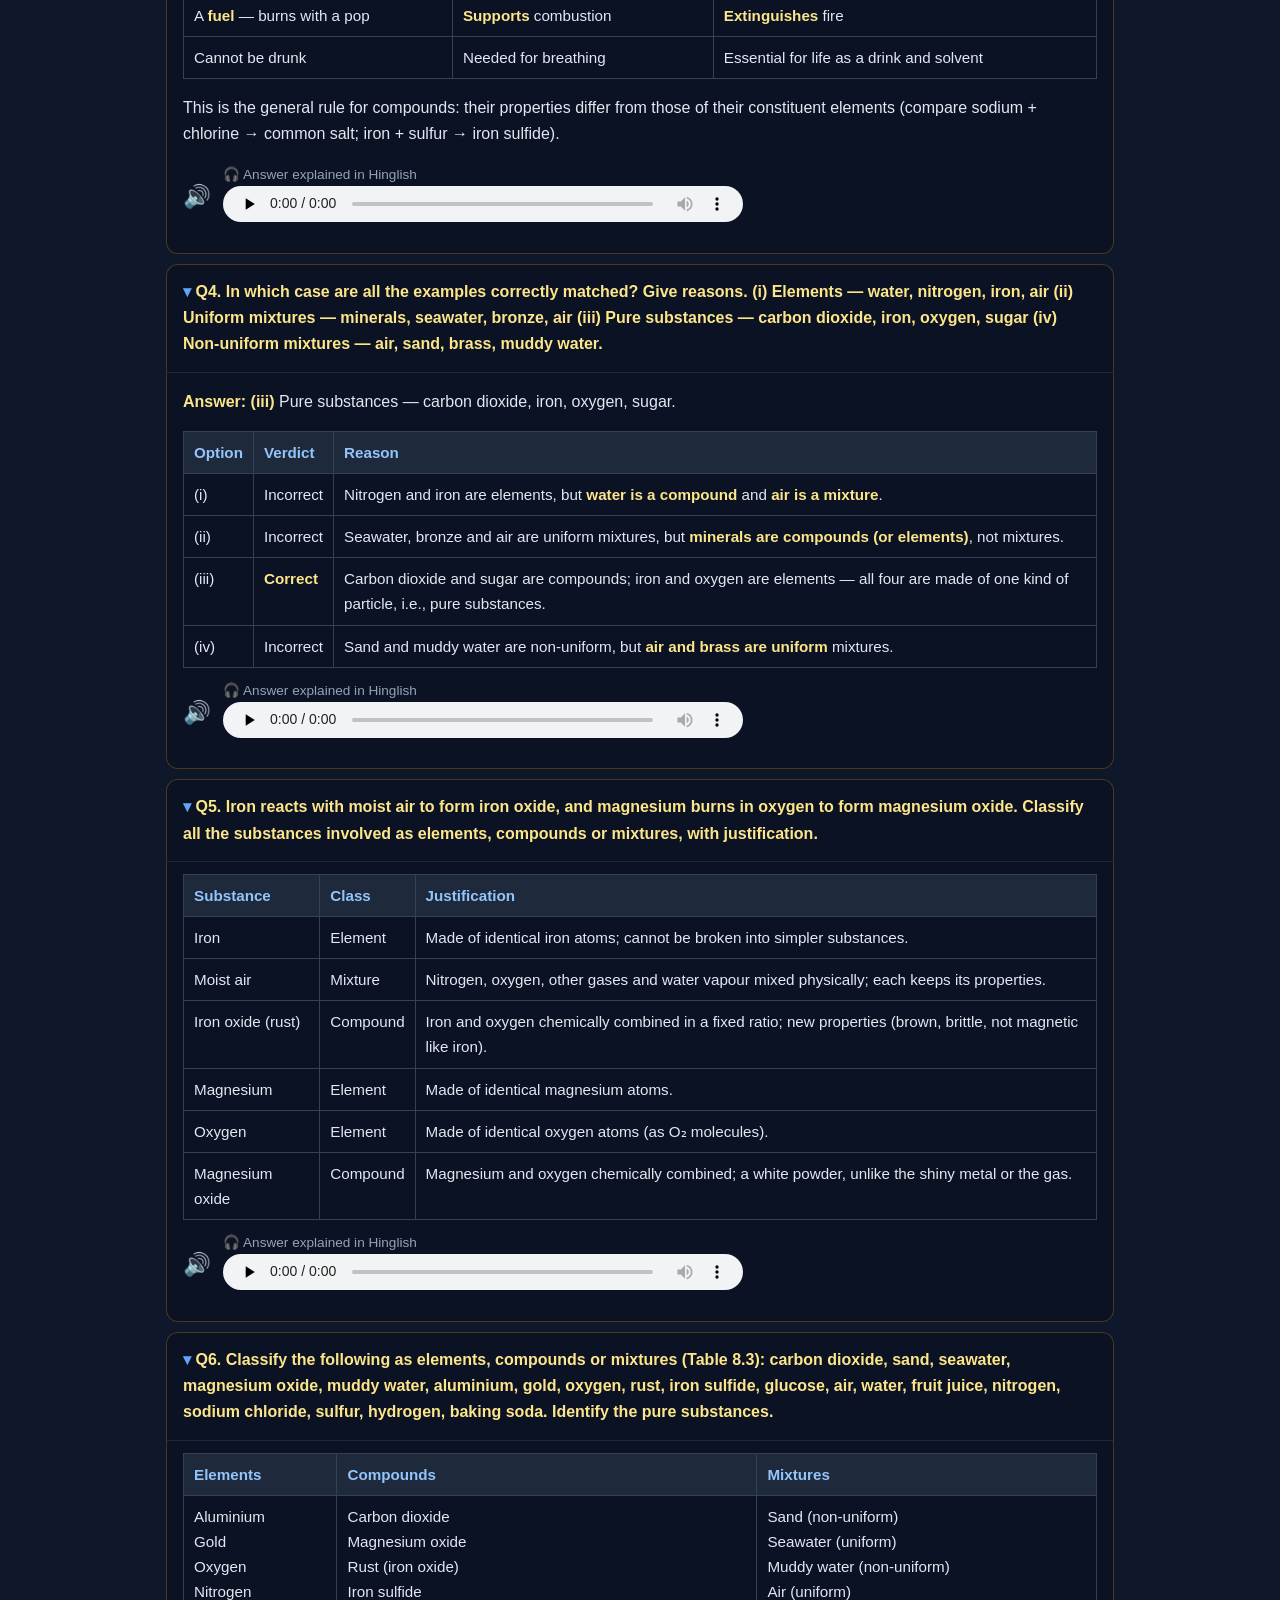
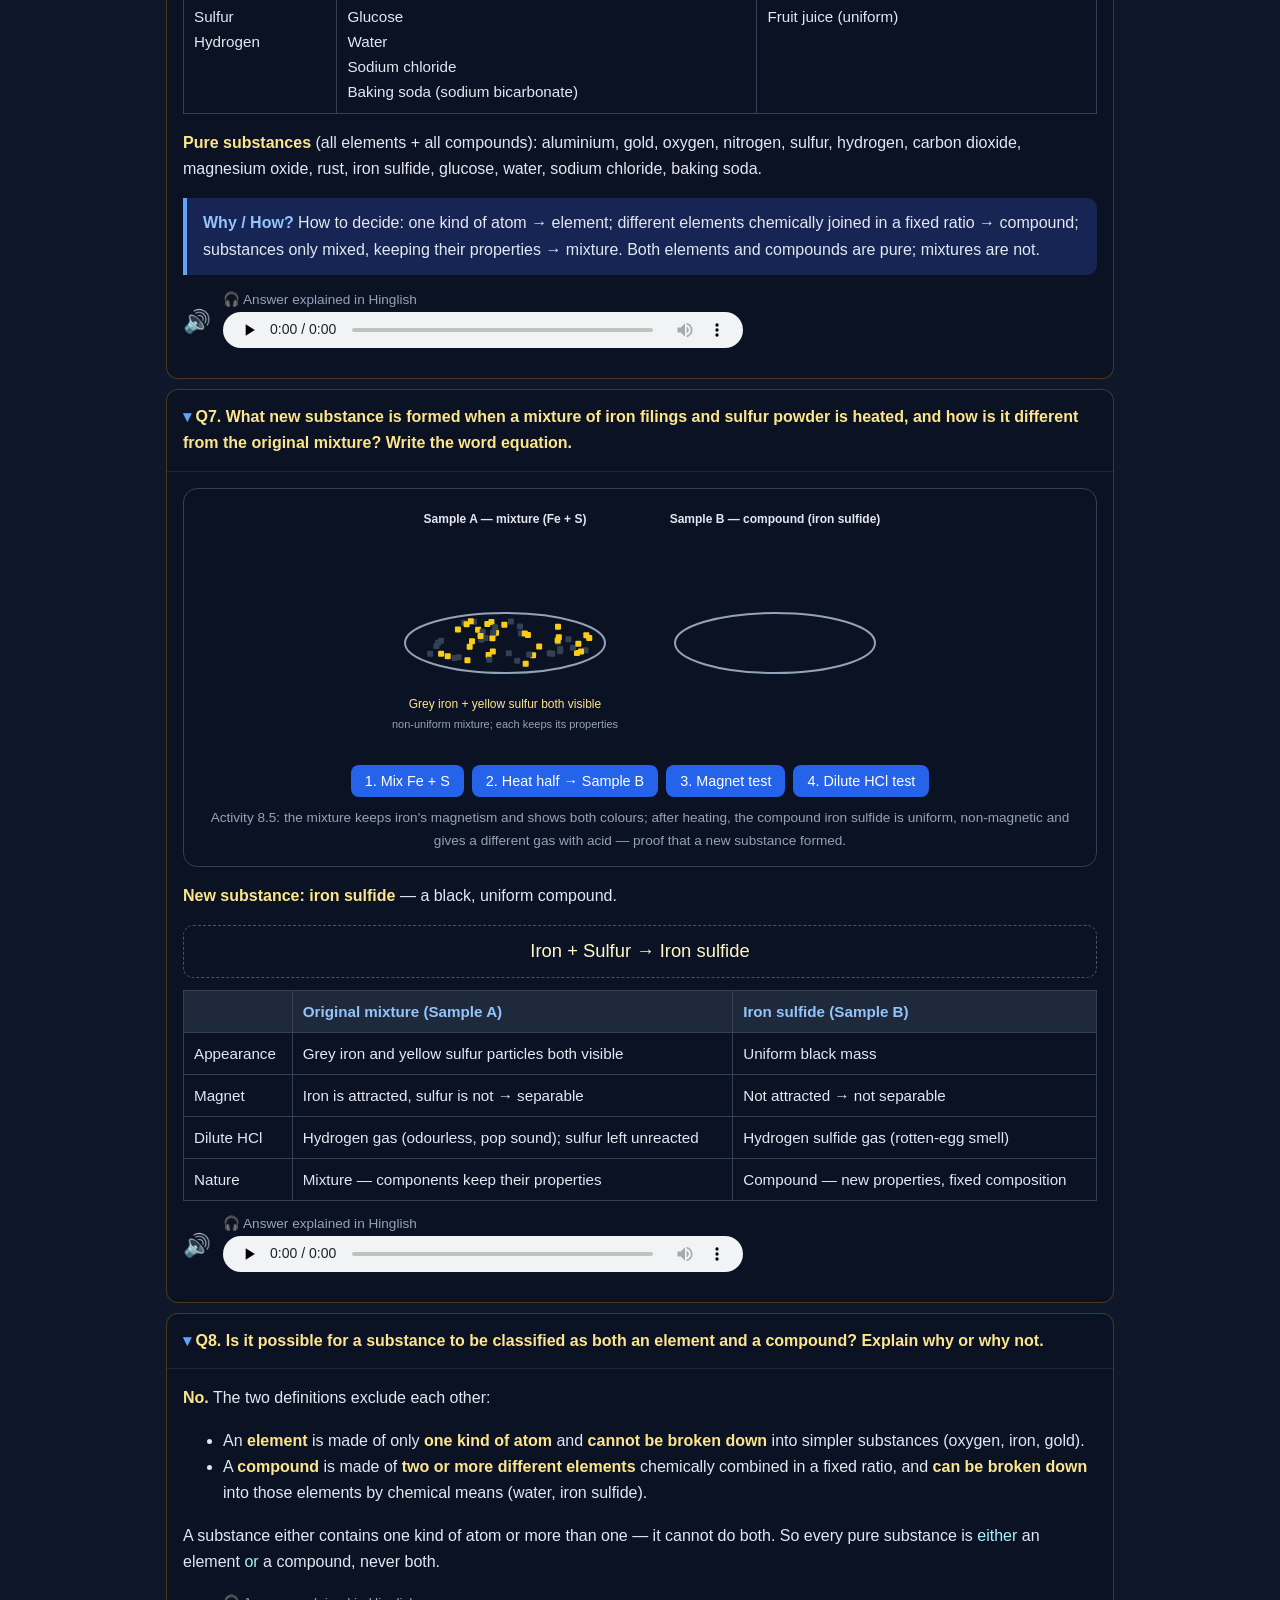
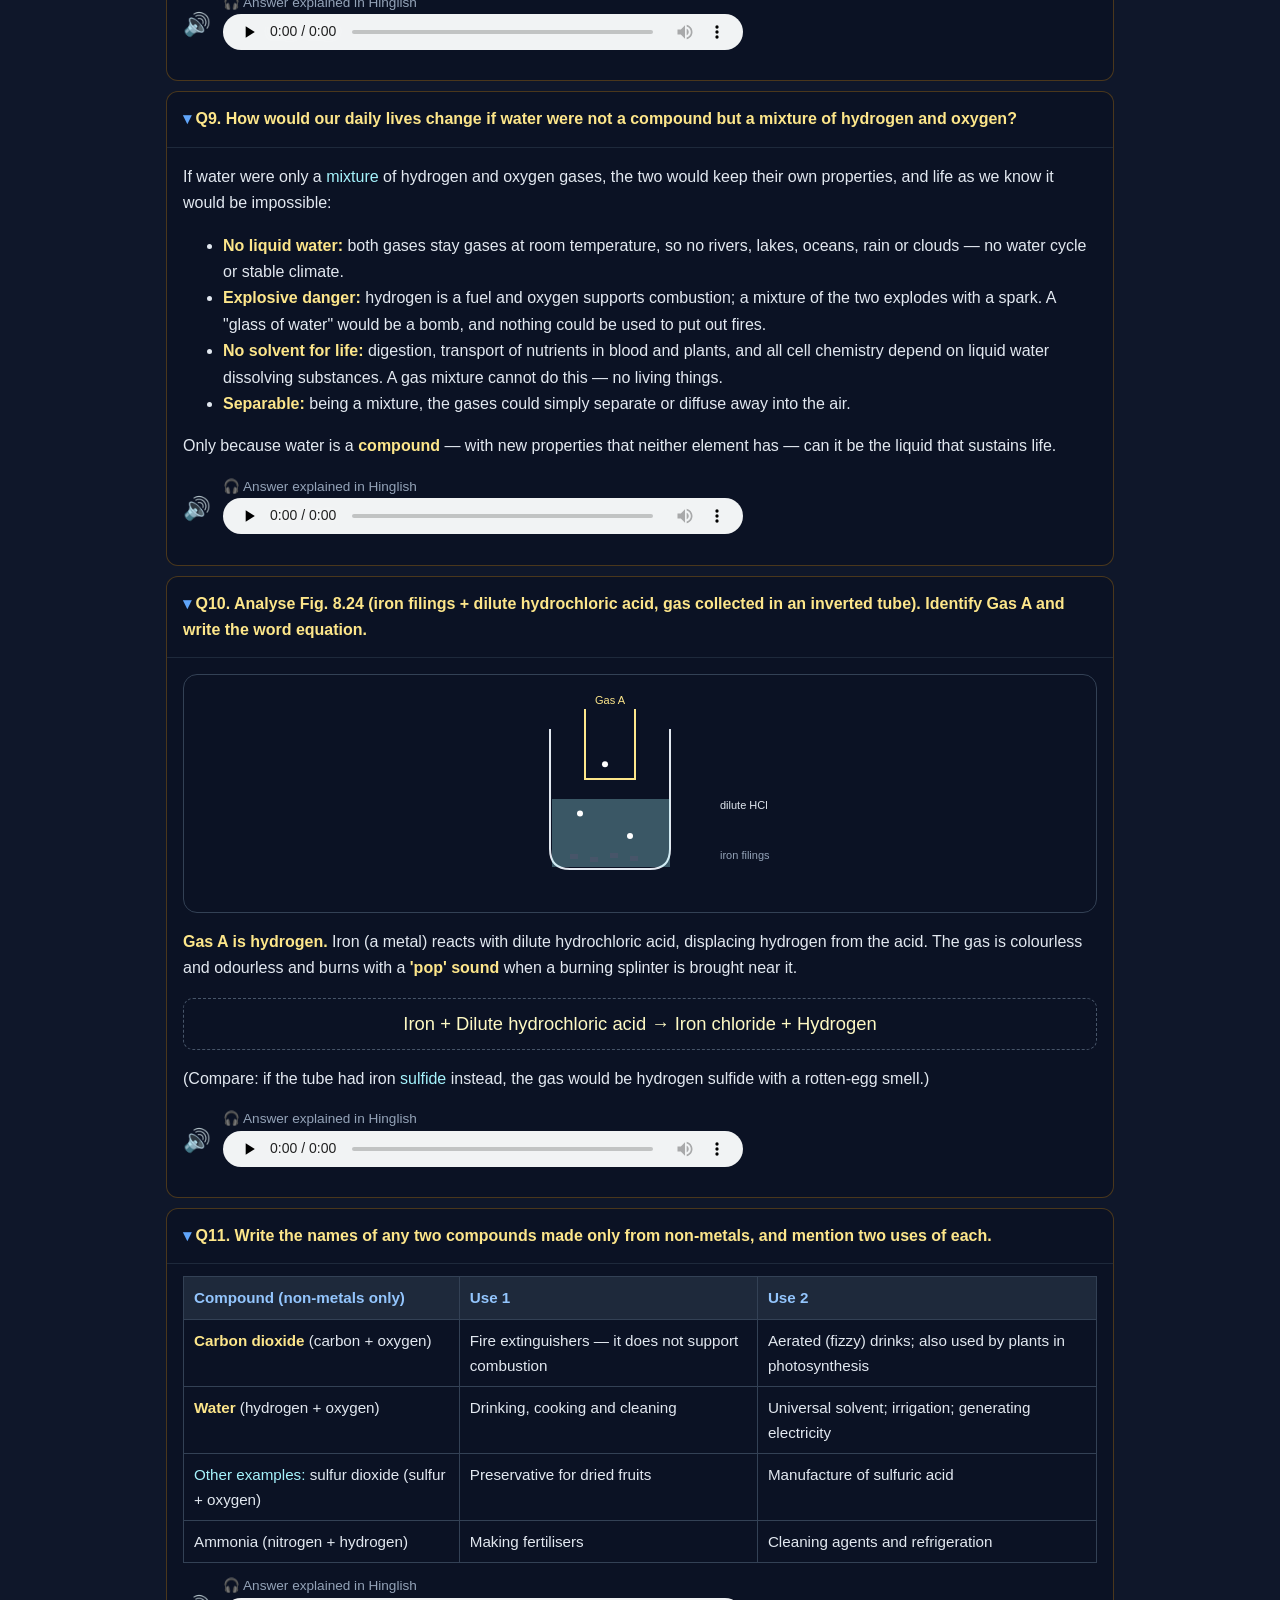
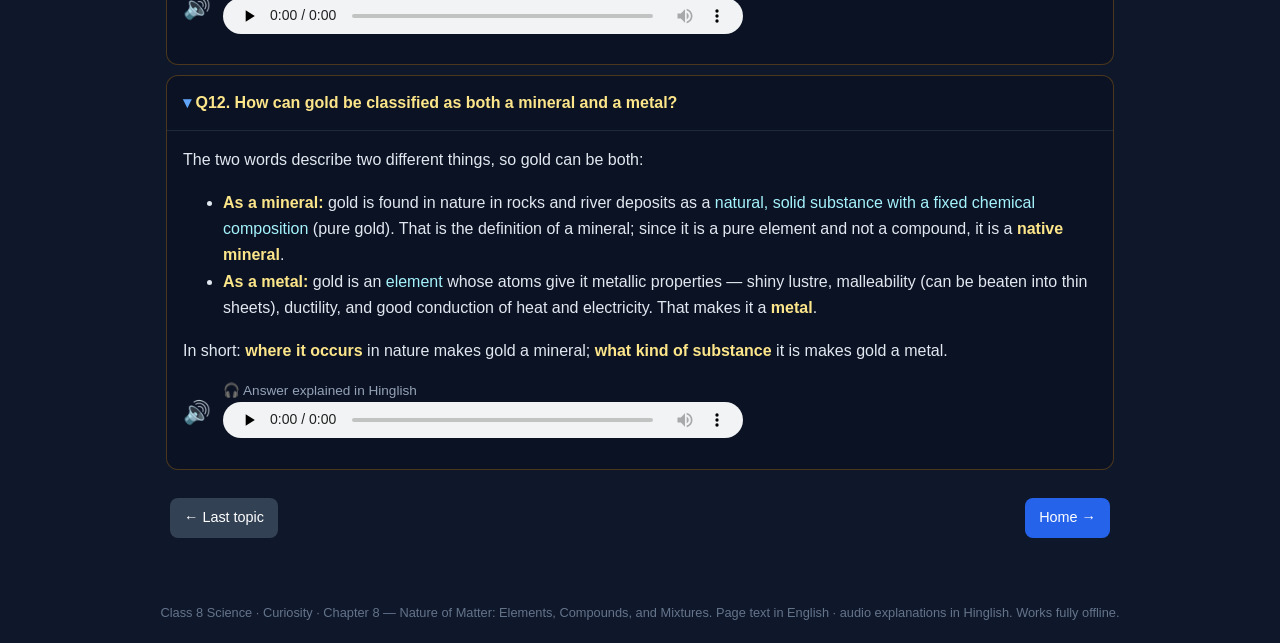
<file: exercise.html>
<!DOCTYPE html><html lang="en"><head><meta charset="utf-8"><meta name="viewport" content="width=device-width,initial-scale=1">
<title>Exercises · Nature of Matter: Elements, Compounds, and Mixtures</title><link rel="stylesheet" href="style.css"></head><body>
<nav class="nav"><a href="index.html">🏠 Home</a><a href="mix.html">1. 🥗</a><a href="air.html">2. 🌬️</a><a href="pure.html">3. 💎</a><a href="compound.html">4. ⚗️</a><a href="fes.html">5. 🧲</a><a href="uses.html">6. 🏗️</a><a href="exercise.html" class="on">📝 Exercises</a></nav><main><section class="topic"><span class="chip">Keep the curiosity alive</span><h1>📝 Exercise questions</h1><p style="color:#94a3b8">Questions 1–12 from NCERT Curiosity Chapter 8, answered in detail. Each answer has its own Hinglish audio.</p></section><details class="ex" open><summary>Q1. Consider the reaction A + B → C. Assume A and B cannot be broken down into simpler substances by chemical reactions. Which statement is correct? (i) A, B, C are all compounds and only C has a fixed composition (ii) C is a compound, and A and B have a fixed composition (iii) A and B are compounds, and C has a fixed composition (iv) A and B are elements, C is a compound, and has a fixed composition.</summary><div class="ans"><p><b>Answer: (iv)</b> A and B are elements, C is a compound and has a fixed composition.</p>
<p><b>Why:</b> a substance that <i>cannot be broken down into simpler substances</i> is, by definition, an <b>element</b> — so A and B are elements. When two elements combine chemically, the product C is a <b>compound</b>, and compounds always have a <b>fixed composition</b> (their elements are in a fixed ratio, like H : O = 2 : 1 in water). Options (i) and (iii) wrongly call A and B compounds; option (ii) is vague and does not identify A and B as elements.</p><div class="audio"><span class="mic">🔊</span><div style="flex:1"><div style="font-size:.85rem;color:#94a3b8">🎧 Answer explained in Hinglish</div><audio controls preload="none" src="audio/ex_q1.mp3"></audio></div></div></div></details><details class="ex" open><summary>Q2. Assertion: Air is a mixture. Reason: A mixture is formed when two or more substances are mixed without undergoing any chemical change. Choose: (i) Both true, Reason is the correct explanation (ii) Both true, Reason not the correct explanation (iii) Assertion true, Reason false (iv) Assertion false, Reason true.</summary><div class="ans"><p><b>Answer: (i)</b> Both Assertion and Reason are true, and the Reason is the correct explanation of the Assertion.</p>
<p><b>Why:</b> air contains nitrogen, oxygen, argon, carbon dioxide and water vapour simply mixed together — none of them has reacted with another; oxygen still supports burning, nitrogen still does not, and their proportions can vary. That is exactly the definition given in the Reason, so the Reason explains why air is a mixture.</p><div class="audio"><span class="mic">🔊</span><div style="flex:1"><div style="font-size:.85rem;color:#94a3b8">🎧 Answer explained in Hinglish</div><audio controls preload="none" src="audio/ex_q2.mp3"></audio></div></div></div></details><details class="ex" open><summary>Q3. Water, a compound, has different properties compared to those of the elements oxygen and hydrogen from which it is formed. Justify this statement.</summary><div class="ans"><div class="anim">
<svg viewBox="0 0 540 170" width="540" height="170" xmlns="http://www.w3.org/2000/svg" font-size="12">
<g style="animation:bob 2s infinite"><circle cx="60" cy="70" r="16" fill="#e2e8f0"/><circle cx="88" cy="70" r="16" fill="#e2e8f0"/><text x="60" y="74" text-anchor="middle" fill="#111">H</text><text x="88" y="74" text-anchor="middle" fill="#111">H</text></g>
<text x="74" y="115" text-anchor="middle" fill="#e2e8f0">Hydrogen molecule H₂</text><text x="74" y="132" text-anchor="middle" fill="#94a3b8" font-size="10">element: 2 identical atoms</text>
<g style="animation:bob 2.4s infinite"><circle cx="200" cy="70" r="20" fill="#f87171"/><circle cx="236" cy="70" r="20" fill="#f87171"/><text x="200" y="74" text-anchor="middle" fill="#111">O</text><text x="236" y="74" text-anchor="middle" fill="#111">O</text></g>
<text x="218" y="115" text-anchor="middle" fill="#e2e8f0">Oxygen molecule O₂</text><text x="218" y="132" text-anchor="middle" fill="#94a3b8" font-size="10">element: 2 identical atoms</text>
<text x="300" y="75" font-size="22" fill="#fbbf24">≠</text>
<g style="animation:bob 1.8s infinite"><circle cx="400" cy="70" r="20" fill="#f87171"/><circle cx="374" cy="94" r="14" fill="#e2e8f0"/><circle cx="426" cy="94" r="14" fill="#e2e8f0"/><text x="400" y="74" text-anchor="middle" fill="#111">O</text><text x="374" y="98" text-anchor="middle" fill="#111">H</text><text x="426" y="98" text-anchor="middle" fill="#111">H</text></g>
<text x="400" y="130" text-anchor="middle" fill="#e2e8f0">Water molecule H₂O</text><text x="400" y="147" text-anchor="middle" fill="#94a3b8" font-size="10">compound: 2 different elements, ratio H:O = 2:1</text>
<text x="400" y="30" text-anchor="middle" fill="#fde68a" font-size="11">tightly joined — cannot be pulled apart by physical means</text>
</svg><div class="cap">An element's molecule has identical atoms; a compound's molecule has atoms of different elements joined chemically in a fixed ratio (water: two hydrogen, one oxygen).</div></div>
<p>Water is formed when hydrogen and oxygen <b>combine chemically</b> in a fixed ratio (H : O = 2 : 1). In a chemical combination the atoms are joined into a <b>completely new kind of particle</b> (the water molecule), and a new particle has its own properties:</p>
<table class="t"><tr><th>Hydrogen</th><th>Oxygen</th><th>Water</th></tr>
<tr><td>Gas at room temperature</td><td>Gas at room temperature</td><td><b>Liquid</b> at room temperature</td></tr>
<tr><td>A <b>fuel</b> — burns with a pop</td><td><b>Supports</b> combustion</td><td><b>Extinguishes</b> fire</td></tr>
<tr><td>Cannot be drunk</td><td>Needed for breathing</td><td>Essential for life as a drink and solvent</td></tr></table>
<p>This is the general rule for compounds: their properties differ from those of their constituent elements (compare sodium + chlorine → common salt; iron + sulfur → iron sulfide).</p><div class="audio"><span class="mic">🔊</span><div style="flex:1"><div style="font-size:.85rem;color:#94a3b8">🎧 Answer explained in Hinglish</div><audio controls preload="none" src="audio/ex_q3.mp3"></audio></div></div></div></details><details class="ex" open><summary>Q4. In which case are all the examples correctly matched? Give reasons. (i) Elements — water, nitrogen, iron, air (ii) Uniform mixtures — minerals, seawater, bronze, air (iii) Pure substances — carbon dioxide, iron, oxygen, sugar (iv) Non-uniform mixtures — air, sand, brass, muddy water.</summary><div class="ans"><p><b>Answer: (iii)</b> Pure substances — carbon dioxide, iron, oxygen, sugar.</p>
<table class="t"><tr><th>Option</th><th>Verdict</th><th>Reason</th></tr>
<tr><td>(i)</td><td>Incorrect</td><td>Nitrogen and iron are elements, but <b>water is a compound</b> and <b>air is a mixture</b>.</td></tr>
<tr><td>(ii)</td><td>Incorrect</td><td>Seawater, bronze and air are uniform mixtures, but <b>minerals are compounds (or elements)</b>, not mixtures.</td></tr>
<tr><td>(iii)</td><td><b>Correct</b></td><td>Carbon dioxide and sugar are compounds; iron and oxygen are elements — all four are made of one kind of particle, i.e., pure substances.</td></tr>
<tr><td>(iv)</td><td>Incorrect</td><td>Sand and muddy water are non-uniform, but <b>air and brass are uniform</b> mixtures.</td></tr></table><div class="audio"><span class="mic">🔊</span><div style="flex:1"><div style="font-size:.85rem;color:#94a3b8">🎧 Answer explained in Hinglish</div><audio controls preload="none" src="audio/ex_q4.mp3"></audio></div></div></div></details><details class="ex" open><summary>Q5. Iron reacts with moist air to form iron oxide, and magnesium burns in oxygen to form magnesium oxide. Classify all the substances involved as elements, compounds or mixtures, with justification.</summary><div class="ans"><table class="t"><tr><th>Substance</th><th>Class</th><th>Justification</th></tr>
<tr><td>Iron</td><td>Element</td><td>Made of identical iron atoms; cannot be broken into simpler substances.</td></tr>
<tr><td>Moist air</td><td>Mixture</td><td>Nitrogen, oxygen, other gases and water vapour mixed physically; each keeps its properties.</td></tr>
<tr><td>Iron oxide (rust)</td><td>Compound</td><td>Iron and oxygen chemically combined in a fixed ratio; new properties (brown, brittle, not magnetic like iron).</td></tr>
<tr><td>Magnesium</td><td>Element</td><td>Made of identical magnesium atoms.</td></tr>
<tr><td>Oxygen</td><td>Element</td><td>Made of identical oxygen atoms (as O₂ molecules).</td></tr>
<tr><td>Magnesium oxide</td><td>Compound</td><td>Magnesium and oxygen chemically combined; a white powder, unlike the shiny metal or the gas.</td></tr></table><div class="audio"><span class="mic">🔊</span><div style="flex:1"><div style="font-size:.85rem;color:#94a3b8">🎧 Answer explained in Hinglish</div><audio controls preload="none" src="audio/ex_q5.mp3"></audio></div></div></div></details><details class="ex" open><summary>Q6. Classify the following as elements, compounds or mixtures (Table 8.3): carbon dioxide, sand, seawater, magnesium oxide, muddy water, aluminium, gold, oxygen, rust, iron sulfide, glucose, air, water, fruit juice, nitrogen, sodium chloride, sulfur, hydrogen, baking soda. Identify the pure substances.</summary><div class="ans"><table class="t"><tr><th>Elements</th><th>Compounds</th><th>Mixtures</th></tr>
<tr><td>Aluminium<br>Gold<br>Oxygen<br>Nitrogen<br>Sulfur<br>Hydrogen</td>
<td>Carbon dioxide<br>Magnesium oxide<br>Rust (iron oxide)<br>Iron sulfide<br>Glucose<br>Water<br>Sodium chloride<br>Baking soda (sodium bicarbonate)</td>
<td>Sand (non-uniform)<br>Seawater (uniform)<br>Muddy water (non-uniform)<br>Air (uniform)<br>Fruit juice (uniform)</td></tr></table>
<p><b>Pure substances</b> (all elements + all compounds): aluminium, gold, oxygen, nitrogen, sulfur, hydrogen, carbon dioxide, magnesium oxide, rust, iron sulfide, glucose, water, sodium chloride, baking soda.</p>
<div class="why">How to decide: one kind of atom → element; different elements chemically joined in a fixed ratio → compound; substances only mixed, keeping their properties → mixture. Both elements and compounds are pure; mixtures are not.</div><div class="audio"><span class="mic">🔊</span><div style="flex:1"><div style="font-size:.85rem;color:#94a3b8">🎧 Answer explained in Hinglish</div><audio controls preload="none" src="audio/ex_q6.mp3"></audio></div></div></div></details><details class="ex" open><summary>Q7. What new substance is formed when a mixture of iron filings and sulfur powder is heated, and how is it different from the original mixture? Write the word equation.</summary><div class="ans"><div class="anim">
<svg viewBox="0 0 540 250" width="540" height="250" xmlns="http://www.w3.org/2000/svg" font-size="12">
<text x="135" y="20" text-anchor="middle" fill="#e2e8f0" font-weight="700">Sample A — mixture (Fe + S)</text>
<ellipse cx="135" cy="140" rx="100" ry="30" fill="none" stroke="#94a3b8" stroke-width="2"/>
<g id="fsA_q7"></g>
<text x="405" y="20" text-anchor="middle" fill="#e2e8f0" font-weight="700">Sample B — compound (iron sulfide)</text>
<ellipse cx="405" cy="140" rx="100" ry="30" fill="none" stroke="#94a3b8" stroke-width="2"/>
<g id="fsB_q7"></g>
<g id="fsMagA_q7" opacity="0"><rect x="105" y="45" width="60" height="22" rx="4" fill="#ef4444"/><rect x="105" y="45" width="30" height="22" rx="4" fill="#3b82f6"/><text x="135" y="60" text-anchor="middle" fill="#fff" font-size="10">MAGNET</text></g>
<g id="fsMagB_q7" opacity="0"><rect x="375" y="45" width="60" height="22" rx="4" fill="#ef4444"/><rect x="375" y="45" width="30" height="22" rx="4" fill="#3b82f6"/><text x="405" y="60" text-anchor="middle" fill="#fff" font-size="10">MAGNET</text></g>
<text id="fsmsgA_q7" x="135" y="205" text-anchor="middle" fill="#fde68a"></text>
<text id="fsmsgB_q7" x="405" y="205" text-anchor="middle" fill="#fde68a"></text>
<text id="fsmsg2A_q7" x="135" y="225" text-anchor="middle" fill="#94a3b8" font-size="11"></text>
<text id="fsmsg2B_q7" x="405" y="225" text-anchor="middle" fill="#94a3b8" font-size="11"></text>
</svg>
<div><button onclick="fsShow_q7('mix')">1. Mix Fe + S</button><button onclick="fsShow_q7('heat')">2. Heat half → Sample B</button><button onclick="fsShow_q7('mag')">3. Magnet test</button><button onclick="fsShow_q7('acid')">4. Dilute HCl test</button></div>
<script>
var FSpts_q7=[];
function fsDraw_q7(){var A=document.getElementById('fsA_q7'),s='';FSpts_q7=[];for(var i=0;i<60;i++){var a=Math.random()*6.28,r=Math.sqrt(Math.random());var x=135+Math.cos(a)*r*90,y=140+Math.sin(a)*r*24;var fe=i%2==0;FSpts_q7.push([x,y,fe]);s+='<rect x="'+(x-3)+'" y="'+(y-3)+'" width="6" height="6" rx="1" fill="'+(fe?'#334155':'#facc15')+'"/>';}A.innerHTML=s;}
function fsShow_q7(k){var B=document.getElementById('fsB_q7'),mA=document.getElementById('fsmsgA_q7'),mB=document.getElementById('fsmsgB_q7'),m2A=document.getElementById('fsmsg2A_q7'),m2B=document.getElementById('fsmsg2B_q7');
document.getElementById('fsMagA_q7').setAttribute('opacity',0);document.getElementById('fsMagB_q7').setAttribute('opacity',0);
if(k=='mix'){fsDraw_q7();B.innerHTML='';mA.textContent='Grey iron + yellow sulfur both visible';m2A.textContent='non-uniform mixture; each keeps its properties';mB.textContent='';m2B.textContent='';}
if(k=='heat'){fsDraw_q7();var s='';for(var i=0;i<60;i++){var a=Math.random()*6.28,r=Math.sqrt(Math.random());s+='<rect x="'+(405+Math.cos(a)*r*90-3)+'" y="'+(140+Math.sin(a)*r*24-3)+'" width="6" height="6" rx="1" fill="#111827"/>';}B.innerHTML=s;mB.textContent='Uniform black mass — same colour & texture throughout';m2B.textContent='new substance: Iron + Sulfur → Iron sulfide';mA.textContent='';m2A.textContent='';}
if(k=='mag'){fsShow_q7('heat');document.getElementById('fsMagA_q7').setAttribute('opacity',1);document.getElementById('fsMagB_q7').setAttribute('opacity',1);var s='';for(var i=0;i<FSpts_q7.length;i++){var p=FSpts_q7[i];if(p[2]){s+='<rect x="'+(p[0]-3)+'" y="'+(p[1]-3)+'" width="6" height="6" rx="1" fill="#334155"><animate attributeName="y" from="'+(p[1]-3)+'" to="'+(68+Math.random()*10)+'" dur="1s" fill="freeze"/><animate attributeName="x" from="'+(p[0]-3)+'" to="'+(105+Math.random()*55)+'" dur="1s" fill="freeze"/></rect>';}else s+='<rect x="'+(p[0]-3)+'" y="'+(p[1]-3)+'" width="6" height="6" rx="1" fill="#facc15"/>';}document.getElementById('fsA_q7').innerHTML=s;mA.textContent='Iron filings jump to magnet; sulfur stays';m2A.textContent='components CAN be separated';mB.textContent='No attraction at all';m2B.textContent='iron is no longer free — CANNOT be separated';}
if(k=='acid'){fsShow_q7('heat');mA.textContent='Bubbles of hydrogen — no smell, burns with pop';m2A.textContent='Iron + HCl → Iron chloride + Hydrogen; sulfur left as yellow solid';mB.textContent='Hydrogen sulfide — rotten-egg smell';m2B.textContent='Iron sulfide + HCl → Iron chloride + Hydrogen sulfide';}}
fsShow_q7('mix');
</script><div class="cap">Activity 8.5: the mixture keeps iron's magnetism and shows both colours; after heating, the compound iron sulfide is uniform, non-magnetic and gives a different gas with acid — proof that a new substance formed.</div></div>
<p><b>New substance: iron sulfide</b> — a black, uniform compound.</p>
<div class="eq">Iron + Sulfur → Iron sulfide</div>
<table class="t"><tr><th></th><th>Original mixture (Sample A)</th><th>Iron sulfide (Sample B)</th></tr>
<tr><td>Appearance</td><td>Grey iron and yellow sulfur particles both visible</td><td>Uniform black mass</td></tr>
<tr><td>Magnet</td><td>Iron is attracted, sulfur is not → separable</td><td>Not attracted → not separable</td></tr>
<tr><td>Dilute HCl</td><td>Hydrogen gas (odourless, pop sound); sulfur left unreacted</td><td>Hydrogen sulfide gas (rotten-egg smell)</td></tr>
<tr><td>Nature</td><td>Mixture — components keep their properties</td><td>Compound — new properties, fixed composition</td></tr></table><div class="audio"><span class="mic">🔊</span><div style="flex:1"><div style="font-size:.85rem;color:#94a3b8">🎧 Answer explained in Hinglish</div><audio controls preload="none" src="audio/ex_q7.mp3"></audio></div></div></div></details><details class="ex" open><summary>Q8. Is it possible for a substance to be classified as both an element and a compound? Explain why or why not.</summary><div class="ans"><p><b>No.</b> The two definitions exclude each other:</p>
<ul><li>An <b>element</b> is made of only <b>one kind of atom</b> and <b>cannot be broken down</b> into simpler substances (oxygen, iron, gold).</li>
<li>A <b>compound</b> is made of <b>two or more different elements</b> chemically combined in a fixed ratio, and <b>can be broken down</b> into those elements by chemical means (water, iron sulfide).</li></ul>
<p>A substance either contains one kind of atom or more than one — it cannot do both. So every pure substance is <i>either</i> an element <i>or</i> a compound, never both.</p><div class="audio"><span class="mic">🔊</span><div style="flex:1"><div style="font-size:.85rem;color:#94a3b8">🎧 Answer explained in Hinglish</div><audio controls preload="none" src="audio/ex_q8.mp3"></audio></div></div></div></details><details class="ex" open><summary>Q9. How would our daily lives change if water were not a compound but a mixture of hydrogen and oxygen?</summary><div class="ans"><p>If water were only a <i>mixture</i> of hydrogen and oxygen gases, the two would keep their own properties, and life as we know it would be impossible:</p>
<ul>
<li><b>No liquid water:</b> both gases stay gases at room temperature, so no rivers, lakes, oceans, rain or clouds — no water cycle or stable climate.</li>
<li><b>Explosive danger:</b> hydrogen is a fuel and oxygen supports combustion; a mixture of the two explodes with a spark. A "glass of water" would be a bomb, and nothing could be used to put out fires.</li>
<li><b>No solvent for life:</b> digestion, transport of nutrients in blood and plants, and all cell chemistry depend on liquid water dissolving substances. A gas mixture cannot do this — no living things.</li>
<li><b>Separable:</b> being a mixture, the gases could simply separate or diffuse away into the air.</li></ul>
<p>Only because water is a <b>compound</b> — with new properties that neither element has — can it be the liquid that sustains life.</p><div class="audio"><span class="mic">🔊</span><div style="flex:1"><div style="font-size:.85rem;color:#94a3b8">🎧 Answer explained in Hinglish</div><audio controls preload="none" src="audio/ex_q9.mp3"></audio></div></div></div></details><details class="ex" open><summary>Q10. Analyse Fig. 8.24 (iron filings + dilute hydrochloric acid, gas collected in an inverted tube). Identify Gas A and write the word equation.</summary><div class="ans"><div class="anim"><svg viewBox="0 0 300 200" width="300" height="200" xmlns="http://www.w3.org/2000/svg" font-size="11">
<path d="M60 40 v120 q0 20 20 20 h80 q20 0 20 -20 v-120" fill="none" stroke="#e2e8f0" stroke-width="2"/>
<rect x="62" y="110" width="118" height="68" fill="#a5f3fc" opacity=".3"/>
<g fill="#475569"><rect x="80" y="165" width="8" height="5"/><rect x="100" y="168" width="8" height="5"/><rect x="120" y="164" width="8" height="5"/><rect x="140" y="167" width="8" height="5"/></g>
<g><circle cx="90" cy="150" r="3" fill="#fff"><animate attributeName="cy" from="160" to="60" dur="1.5s" repeatCount="indefinite"/></circle><circle cx="115" cy="150" r="3" fill="#fff"><animate attributeName="cy" from="160" to="60" dur="1.1s" repeatCount="indefinite"/></circle><circle cx="140" cy="150" r="3" fill="#fff"><animate attributeName="cy" from="160" to="60" dur="1.8s" repeatCount="indefinite"/></circle></g>
<path d="M95 20 v70 h50 v-70" fill="none" stroke="#fde68a" stroke-width="2"/><text x="120" y="15" text-anchor="middle" fill="#fde68a">Gas A</text>
<text x="230" y="120" fill="#e2e8f0">dilute HCl</text><text x="230" y="170" fill="#94a3b8">iron filings</text>
</svg></div>
<p><b>Gas A is hydrogen.</b> Iron (a metal) reacts with dilute hydrochloric acid, displacing hydrogen from the acid. The gas is colourless and odourless and burns with a <b>'pop' sound</b> when a burning splinter is brought near it.</p>
<div class="eq">Iron + Dilute hydrochloric acid → Iron chloride + Hydrogen</div>
<p>(Compare: if the tube had iron <i>sulfide</i> instead, the gas would be hydrogen sulfide with a rotten-egg smell.)</p><div class="audio"><span class="mic">🔊</span><div style="flex:1"><div style="font-size:.85rem;color:#94a3b8">🎧 Answer explained in Hinglish</div><audio controls preload="none" src="audio/ex_q10.mp3"></audio></div></div></div></details><details class="ex" open><summary>Q11. Write the names of any two compounds made only from non-metals, and mention two uses of each.</summary><div class="ans"><table class="t"><tr><th>Compound (non-metals only)</th><th>Use 1</th><th>Use 2</th></tr>
<tr><td><b>Carbon dioxide</b> (carbon + oxygen)</td><td>Fire extinguishers — it does not support combustion</td><td>Aerated (fizzy) drinks; also used by plants in photosynthesis</td></tr>
<tr><td><b>Water</b> (hydrogen + oxygen)</td><td>Drinking, cooking and cleaning</td><td>Universal solvent; irrigation; generating electricity</td></tr>
<tr><td><i>Other examples:</i> sulfur dioxide (sulfur + oxygen)</td><td>Preservative for dried fruits</td><td>Manufacture of sulfuric acid</td></tr>
<tr><td>Ammonia (nitrogen + hydrogen)</td><td>Making fertilisers</td><td>Cleaning agents and refrigeration</td></tr></table><div class="audio"><span class="mic">🔊</span><div style="flex:1"><div style="font-size:.85rem;color:#94a3b8">🎧 Answer explained in Hinglish</div><audio controls preload="none" src="audio/ex_q11.mp3"></audio></div></div></div></details><details class="ex" open><summary>Q12. How can gold be classified as both a mineral and a metal?</summary><div class="ans"><p>The two words describe two different things, so gold can be both:</p>
<ul><li><b>As a mineral:</b> gold is found in nature in rocks and river deposits as a <i>natural, solid substance with a fixed chemical composition</i> (pure gold). That is the definition of a mineral; since it is a pure element and not a compound, it is a <b>native mineral</b>.</li>
<li><b>As a metal:</b> gold is an <i>element</i> whose atoms give it metallic properties — shiny lustre, malleability (can be beaten into thin sheets), ductility, and good conduction of heat and electricity. That makes it a <b>metal</b>.</li></ul>
<p>In short: <b>where it occurs</b> in nature makes gold a mineral; <b>what kind of substance</b> it is makes gold a metal.</p><div class="audio"><span class="mic">🔊</span><div style="flex:1"><div style="font-size:.85rem;color:#94a3b8">🎧 Answer explained in Hinglish</div><audio controls preload="none" src="audio/ex_q12.mp3"></audio></div></div></div></details><div class="pn"><a class="btn ghost" href="uses.html">← Last topic</a><a class="btn" href="index.html">Home →</a></div></main>
<footer>Class 8 Science · Curiosity · Chapter 8 — Nature of Matter: Elements, Compounds, and Mixtures. Page text in English · audio explanations in Hinglish. Works fully offline.</footer>
<script>
function pick(btn,ok){var m=btn.closest('.mcq');if(m.classList.contains('done'))return;m.classList.add('done');m.querySelectorAll('.opt').forEach(function(o){if(o.dataset.ok=='1')o.classList.add('right');});if(!ok)btn.classList.add('wrong');m.querySelector('.exp').classList.add('show');}
</script></body></html>
</file>
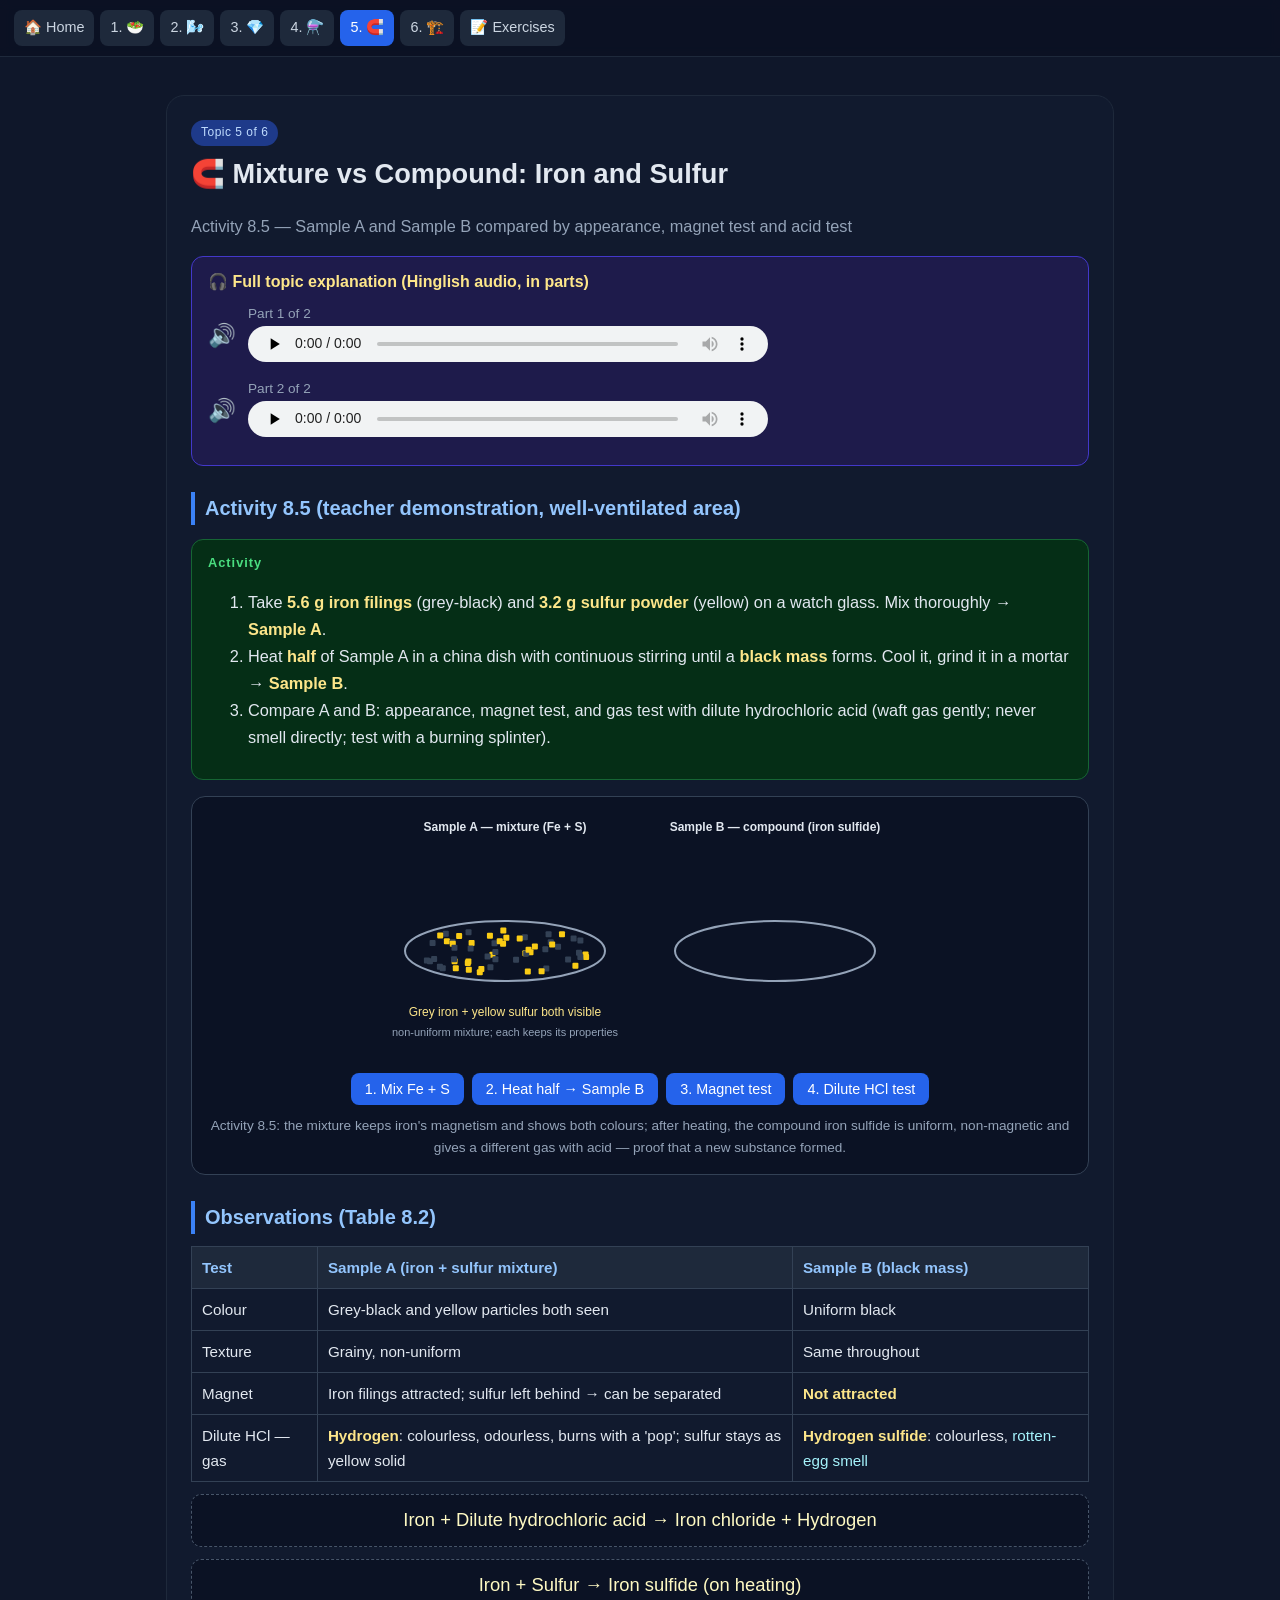
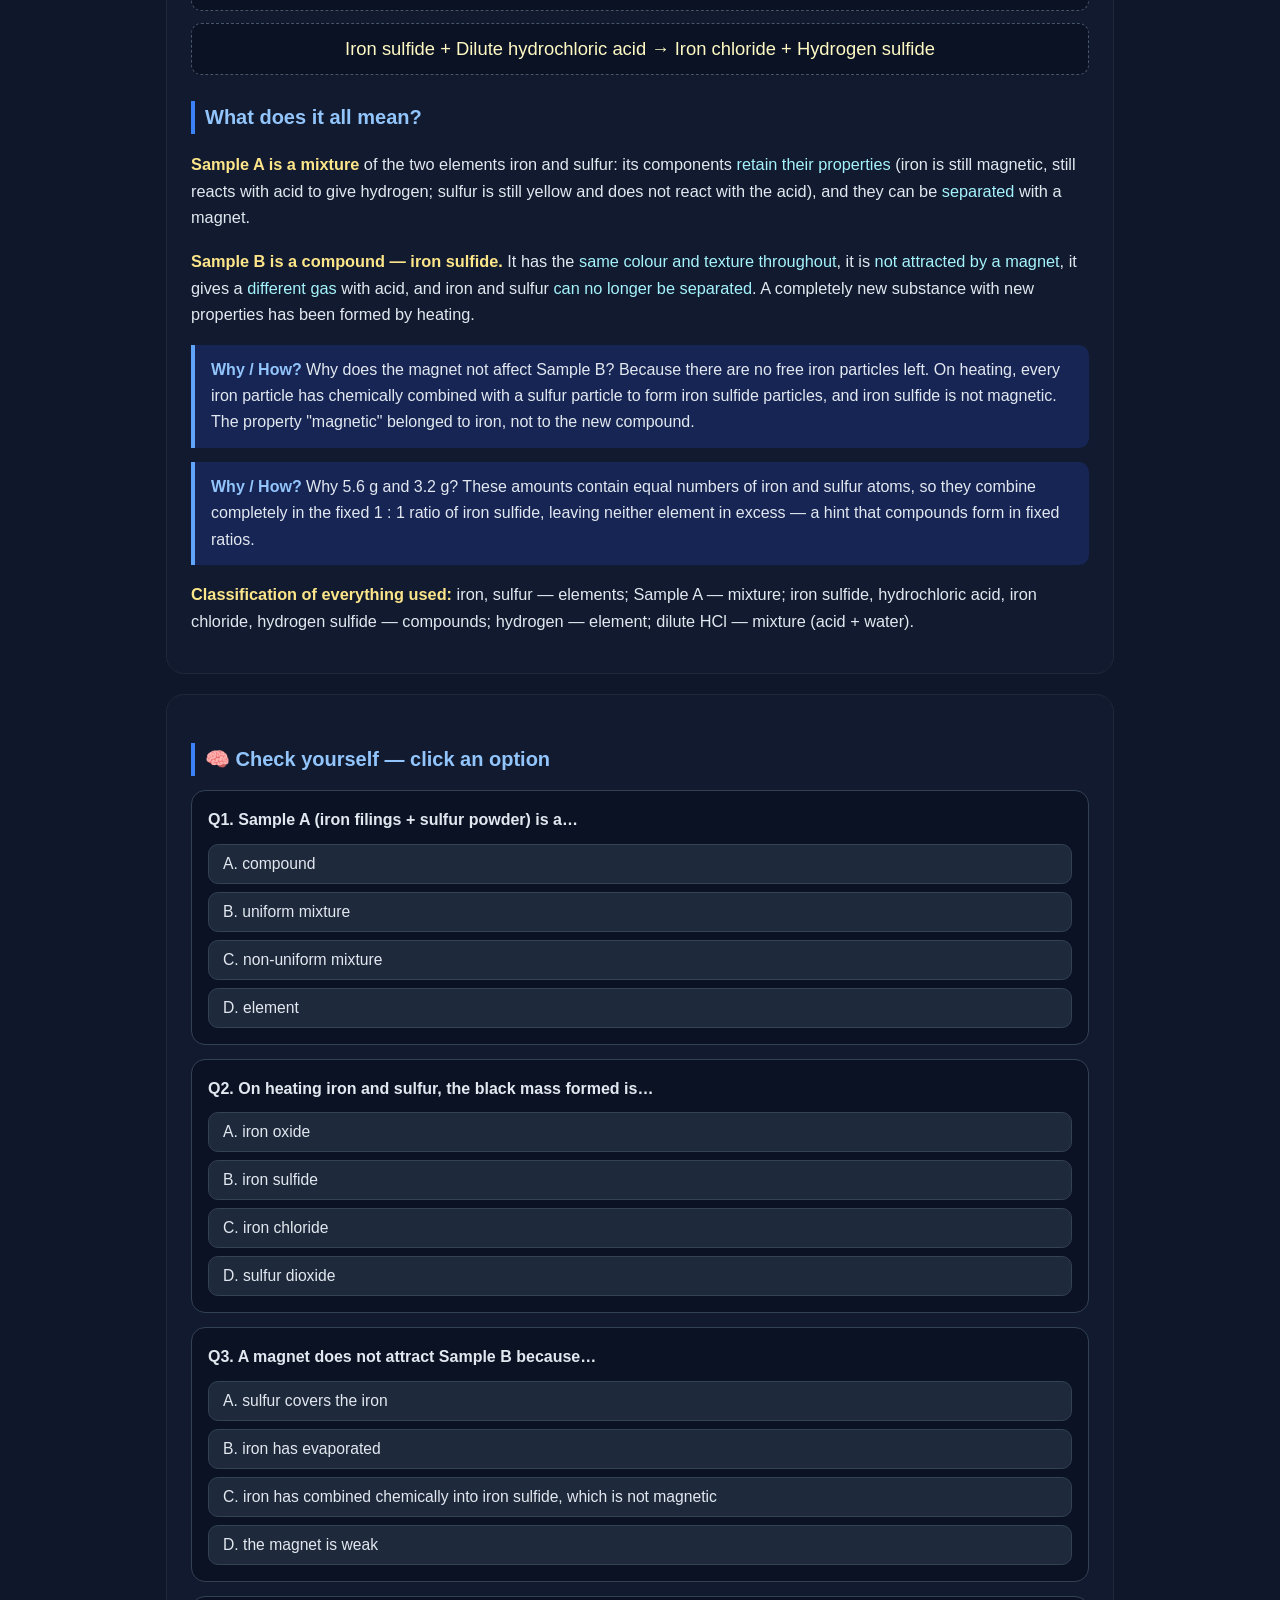
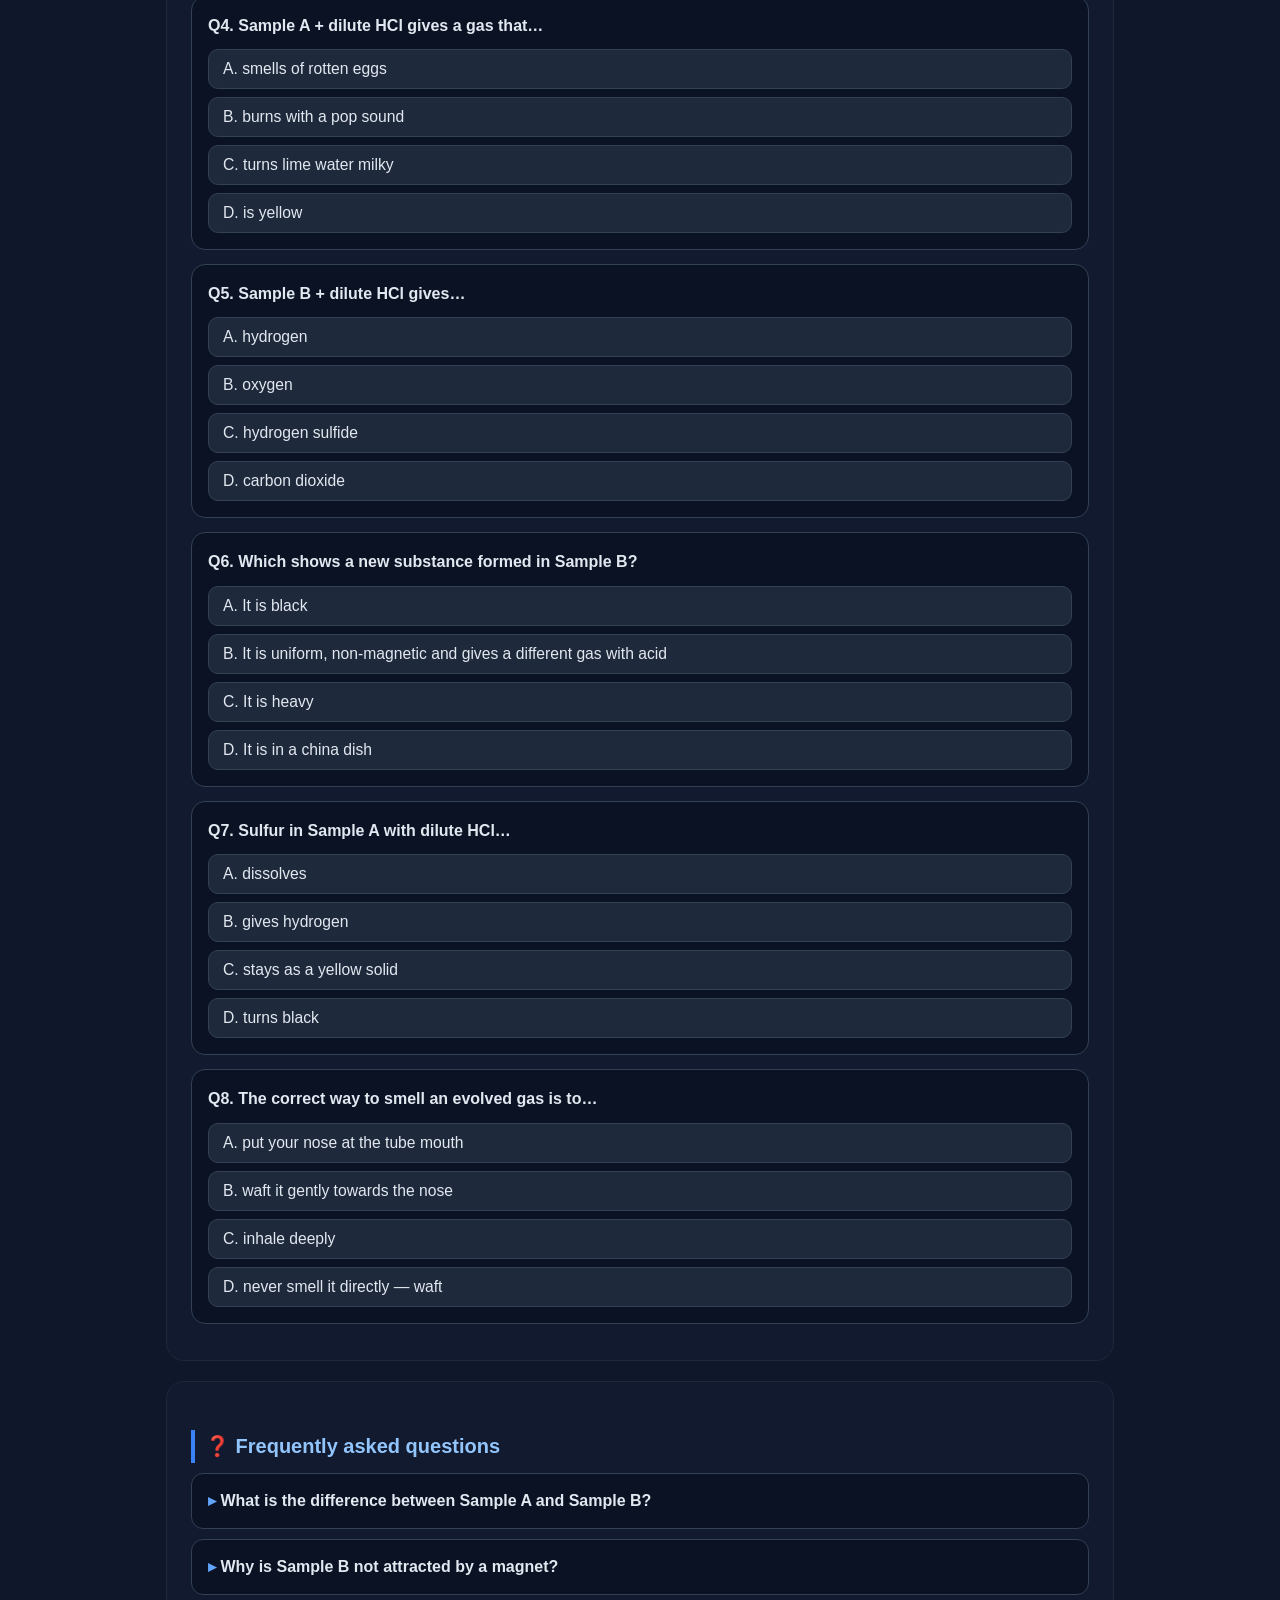
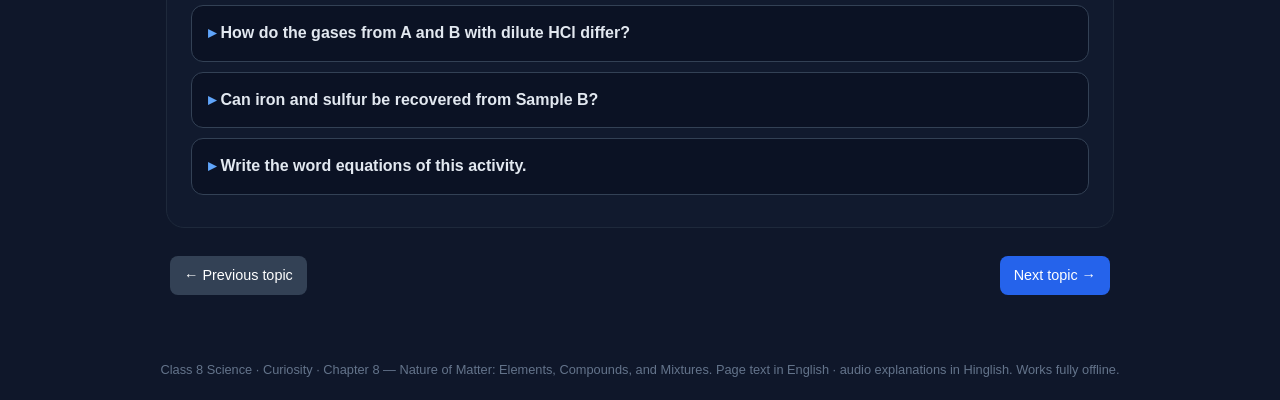
<file: fes.html>
<!DOCTYPE html><html lang="en"><head><meta charset="utf-8"><meta name="viewport" content="width=device-width,initial-scale=1">
<title>Mixture vs Compound: Iron and Sulfur · Nature of Matter: Elements, Compounds, and Mixtures</title><link rel="stylesheet" href="style.css"></head><body>
<nav class="nav"><a href="index.html">🏠 Home</a><a href="mix.html">1. 🥗</a><a href="air.html">2. 🌬️</a><a href="pure.html">3. 💎</a><a href="compound.html">4. ⚗️</a><a href="fes.html" class="on">5. 🧲</a><a href="uses.html">6. 🏗️</a><a href="exercise.html">📝 Exercises</a></nav><main><section class="topic"><span class="chip">Topic 5 of 6</span><h1>🧲 Mixture vs Compound: Iron and Sulfur</h1><p style="color:#94a3b8">Activity 8.5 — Sample A and Sample B compared by appearance, magnet test and acid test</p><div class="listen"><b>🎧 Full topic explanation (Hinglish audio, in parts)</b><div class="audio"><span class="mic">🔊</span><div style="flex:1"><div style="font-size:.85rem;color:#94a3b8">Part 1 of 2</div><audio controls preload="none" src="audio/t_fes_p1.mp3"></audio></div></div><div class="audio"><span class="mic">🔊</span><div style="flex:1"><div style="font-size:.85rem;color:#94a3b8">Part 2 of 2</div><audio controls preload="none" src="audio/t_fes_p2.mp3"></audio></div></div></div>
<h2>Activity 8.5 (teacher demonstration, well-ventilated area)</h2>
<div class="act"><ol>
<li>Take <b>5.6 g iron filings</b> (grey-black) and <b>3.2 g sulfur powder</b> (yellow) on a watch glass. Mix thoroughly → <b>Sample A</b>.</li>
<li>Heat <b>half</b> of Sample A in a china dish with continuous stirring until a <b>black mass</b> forms. Cool it, grind it in a mortar → <b>Sample B</b>.</li>
<li>Compare A and B: appearance, magnet test, and gas test with dilute hydrochloric acid (waft gas gently; never smell directly; test with a burning splinter).</li></ol></div>
<div class="anim">
<svg viewBox="0 0 540 250" width="540" height="250" xmlns="http://www.w3.org/2000/svg" font-size="12">
<text x="135" y="20" text-anchor="middle" fill="#e2e8f0" font-weight="700">Sample A — mixture (Fe + S)</text>
<ellipse cx="135" cy="140" rx="100" ry="30" fill="none" stroke="#94a3b8" stroke-width="2"/>
<g id="fsA"></g>
<text x="405" y="20" text-anchor="middle" fill="#e2e8f0" font-weight="700">Sample B — compound (iron sulfide)</text>
<ellipse cx="405" cy="140" rx="100" ry="30" fill="none" stroke="#94a3b8" stroke-width="2"/>
<g id="fsB"></g>
<g id="fsMagA" opacity="0"><rect x="105" y="45" width="60" height="22" rx="4" fill="#ef4444"/><rect x="105" y="45" width="30" height="22" rx="4" fill="#3b82f6"/><text x="135" y="60" text-anchor="middle" fill="#fff" font-size="10">MAGNET</text></g>
<g id="fsMagB" opacity="0"><rect x="375" y="45" width="60" height="22" rx="4" fill="#ef4444"/><rect x="375" y="45" width="30" height="22" rx="4" fill="#3b82f6"/><text x="405" y="60" text-anchor="middle" fill="#fff" font-size="10">MAGNET</text></g>
<text id="fsmsgA" x="135" y="205" text-anchor="middle" fill="#fde68a"></text>
<text id="fsmsgB" x="405" y="205" text-anchor="middle" fill="#fde68a"></text>
<text id="fsmsg2A" x="135" y="225" text-anchor="middle" fill="#94a3b8" font-size="11"></text>
<text id="fsmsg2B" x="405" y="225" text-anchor="middle" fill="#94a3b8" font-size="11"></text>
</svg>
<div><button onclick="fsShow('mix')">1. Mix Fe + S</button><button onclick="fsShow('heat')">2. Heat half → Sample B</button><button onclick="fsShow('mag')">3. Magnet test</button><button onclick="fsShow('acid')">4. Dilute HCl test</button></div>
<script>
var FSpts=[];
function fsDraw(){var A=document.getElementById('fsA'),s='';FSpts=[];for(var i=0;i<60;i++){var a=Math.random()*6.28,r=Math.sqrt(Math.random());var x=135+Math.cos(a)*r*90,y=140+Math.sin(a)*r*24;var fe=i%2==0;FSpts.push([x,y,fe]);s+='<rect x="'+(x-3)+'" y="'+(y-3)+'" width="6" height="6" rx="1" fill="'+(fe?'#334155':'#facc15')+'"/>';}A.innerHTML=s;}
function fsShow(k){var B=document.getElementById('fsB'),mA=document.getElementById('fsmsgA'),mB=document.getElementById('fsmsgB'),m2A=document.getElementById('fsmsg2A'),m2B=document.getElementById('fsmsg2B');
document.getElementById('fsMagA').setAttribute('opacity',0);document.getElementById('fsMagB').setAttribute('opacity',0);
if(k=='mix'){fsDraw();B.innerHTML='';mA.textContent='Grey iron + yellow sulfur both visible';m2A.textContent='non-uniform mixture; each keeps its properties';mB.textContent='';m2B.textContent='';}
if(k=='heat'){fsDraw();var s='';for(var i=0;i<60;i++){var a=Math.random()*6.28,r=Math.sqrt(Math.random());s+='<rect x="'+(405+Math.cos(a)*r*90-3)+'" y="'+(140+Math.sin(a)*r*24-3)+'" width="6" height="6" rx="1" fill="#111827"/>';}B.innerHTML=s;mB.textContent='Uniform black mass — same colour & texture throughout';m2B.textContent='new substance: Iron + Sulfur → Iron sulfide';mA.textContent='';m2A.textContent='';}
if(k=='mag'){fsShow('heat');document.getElementById('fsMagA').setAttribute('opacity',1);document.getElementById('fsMagB').setAttribute('opacity',1);var s='';for(var i=0;i<FSpts.length;i++){var p=FSpts[i];if(p[2]){s+='<rect x="'+(p[0]-3)+'" y="'+(p[1]-3)+'" width="6" height="6" rx="1" fill="#334155"><animate attributeName="y" from="'+(p[1]-3)+'" to="'+(68+Math.random()*10)+'" dur="1s" fill="freeze"/><animate attributeName="x" from="'+(p[0]-3)+'" to="'+(105+Math.random()*55)+'" dur="1s" fill="freeze"/></rect>';}else s+='<rect x="'+(p[0]-3)+'" y="'+(p[1]-3)+'" width="6" height="6" rx="1" fill="#facc15"/>';}document.getElementById('fsA').innerHTML=s;mA.textContent='Iron filings jump to magnet; sulfur stays';m2A.textContent='components CAN be separated';mB.textContent='No attraction at all';m2B.textContent='iron is no longer free — CANNOT be separated';}
if(k=='acid'){fsShow('heat');mA.textContent='Bubbles of hydrogen — no smell, burns with pop';m2A.textContent='Iron + HCl → Iron chloride + Hydrogen; sulfur left as yellow solid';mB.textContent='Hydrogen sulfide — rotten-egg smell';m2B.textContent='Iron sulfide + HCl → Iron chloride + Hydrogen sulfide';}}
fsShow('mix');
</script><div class="cap">Activity 8.5: the mixture keeps iron's magnetism and shows both colours; after heating, the compound iron sulfide is uniform, non-magnetic and gives a different gas with acid — proof that a new substance formed.</div></div>

<h2>Observations (Table 8.2)</h2>
<table class="t"><tr><th>Test</th><th>Sample A (iron + sulfur mixture)</th><th>Sample B (black mass)</th></tr>
<tr><td>Colour</td><td>Grey-black and yellow particles both seen</td><td>Uniform black</td></tr>
<tr><td>Texture</td><td>Grainy, non-uniform</td><td>Same throughout</td></tr>
<tr><td>Magnet</td><td>Iron filings attracted; sulfur left behind → can be separated</td><td><b>Not attracted</b></td></tr>
<tr><td>Dilute HCl — gas</td><td><b>Hydrogen</b>: colourless, odourless, burns with a 'pop'; sulfur stays as yellow solid</td><td><b>Hydrogen sulfide</b>: colourless, <i>rotten-egg smell</i></td></tr></table>
<div class="eq">Iron + Dilute hydrochloric acid → Iron chloride + Hydrogen</div>
<div class="eq">Iron + Sulfur → Iron sulfide (on heating)</div>
<div class="eq">Iron sulfide + Dilute hydrochloric acid → Iron chloride + Hydrogen sulfide</div>

<h2>What does it all mean?</h2>
<p><b>Sample A is a mixture</b> of the two elements iron and sulfur: its components <i>retain their properties</i> (iron is still magnetic, still reacts with acid to give hydrogen; sulfur is still yellow and does not react with the acid), and they can be <i>separated</i> with a magnet.</p>
<p><b>Sample B is a compound — iron sulfide.</b> It has the <i>same colour and texture throughout</i>, it is <i>not attracted by a magnet</i>, it gives a <i>different gas</i> with acid, and iron and sulfur <i>can no longer be separated</i>. A completely new substance with new properties has been formed by heating.</p>
<div class="why">Why does the magnet not affect Sample B? Because there are no free iron particles left. On heating, every iron particle has chemically combined with a sulfur particle to form iron sulfide particles, and iron sulfide is not magnetic. The property "magnetic" belonged to iron, not to the new compound.</div>
<div class="why">Why 5.6 g and 3.2 g? These amounts contain equal numbers of iron and sulfur atoms, so they combine completely in the fixed 1 : 1 ratio of iron sulfide, leaving neither element in excess — a hint that compounds form in fixed ratios.</div>
<p><b>Classification of everything used:</b> iron, sulfur — elements; Sample A — mixture; iron sulfide, hydrochloric acid, iron chloride, hydrogen sulfide — compounds; hydrogen — element; dilute HCl — mixture (acid + water).</p>
</section><section class="topic"><h2>🧠 Check yourself — click an option</h2><div class="mcq"><div class="q">Q1. Sample A (iron filings + sulfur powder) is a…</div><div class="opts"><button class="opt" data-ok="0" onclick="pick(this,0)">A. compound</button><button class="opt" data-ok="0" onclick="pick(this,0)">B. uniform mixture</button><button class="opt" data-ok="1" onclick="pick(this,1)">C. non-uniform mixture</button><button class="opt" data-ok="0" onclick="pick(this,0)">D. element</button></div><div class="exp"><b>Correct answer: C. non-uniform mixture</b><br>Both grey iron and yellow sulfur particles are visible — a non-uniform mixture.</div></div><div class="mcq"><div class="q">Q2. On heating iron and sulfur, the black mass formed is…</div><div class="opts"><button class="opt" data-ok="0" onclick="pick(this,0)">A. iron oxide</button><button class="opt" data-ok="1" onclick="pick(this,1)">B. iron sulfide</button><button class="opt" data-ok="0" onclick="pick(this,0)">C. iron chloride</button><button class="opt" data-ok="0" onclick="pick(this,0)">D. sulfur dioxide</button></div><div class="exp"><b>Correct answer: B. iron sulfide</b><br>Iron + Sulfur → Iron sulfide.</div></div><div class="mcq"><div class="q">Q3. A magnet does not attract Sample B because…</div><div class="opts"><button class="opt" data-ok="0" onclick="pick(this,0)">A. sulfur covers the iron</button><button class="opt" data-ok="0" onclick="pick(this,0)">B. iron has evaporated</button><button class="opt" data-ok="1" onclick="pick(this,1)">C. iron has combined chemically into iron sulfide, which is not magnetic</button><button class="opt" data-ok="0" onclick="pick(this,0)">D. the magnet is weak</button></div><div class="exp"><b>Correct answer: C. iron has combined chemically into iron sulfide, which is not magnetic</b><br>No free iron remains; the new compound iron sulfide lacks iron&#x27;s magnetic property.</div></div><div class="mcq"><div class="q">Q4. Sample A + dilute HCl gives a gas that…</div><div class="opts"><button class="opt" data-ok="0" onclick="pick(this,0)">A. smells of rotten eggs</button><button class="opt" data-ok="1" onclick="pick(this,1)">B. burns with a pop sound</button><button class="opt" data-ok="0" onclick="pick(this,0)">C. turns lime water milky</button><button class="opt" data-ok="0" onclick="pick(this,0)">D. is yellow</button></div><div class="exp"><b>Correct answer: B. burns with a pop sound</b><br>Iron in the mixture gives hydrogen — colourless, odourless, burns with a pop.</div></div><div class="mcq"><div class="q">Q5. Sample B + dilute HCl gives…</div><div class="opts"><button class="opt" data-ok="0" onclick="pick(this,0)">A. hydrogen</button><button class="opt" data-ok="0" onclick="pick(this,0)">B. oxygen</button><button class="opt" data-ok="1" onclick="pick(this,1)">C. hydrogen sulfide</button><button class="opt" data-ok="0" onclick="pick(this,0)">D. carbon dioxide</button></div><div class="exp"><b>Correct answer: C. hydrogen sulfide</b><br>Iron sulfide + HCl → iron chloride + hydrogen sulfide (rotten-egg smell).</div></div><div class="mcq"><div class="q">Q6. Which shows a new substance formed in Sample B?</div><div class="opts"><button class="opt" data-ok="0" onclick="pick(this,0)">A. It is black</button><button class="opt" data-ok="1" onclick="pick(this,1)">B. It is uniform, non-magnetic and gives a different gas with acid</button><button class="opt" data-ok="0" onclick="pick(this,0)">C. It is heavy</button><button class="opt" data-ok="0" onclick="pick(this,0)">D. It is in a china dish</button></div><div class="exp"><b>Correct answer: B. It is uniform, non-magnetic and gives a different gas with acid</b><br>New properties and inability to separate the elements prove a compound formed.</div></div><div class="mcq"><div class="q">Q7. Sulfur in Sample A with dilute HCl…</div><div class="opts"><button class="opt" data-ok="0" onclick="pick(this,0)">A. dissolves</button><button class="opt" data-ok="0" onclick="pick(this,0)">B. gives hydrogen</button><button class="opt" data-ok="1" onclick="pick(this,1)">C. stays as a yellow solid</button><button class="opt" data-ok="0" onclick="pick(this,0)">D. turns black</button></div><div class="exp"><b>Correct answer: C. stays as a yellow solid</b><br>Sulfur does not react with hydrochloric acid; it is left as a yellow solid.</div></div><div class="mcq"><div class="q">Q8. The correct way to smell an evolved gas is to…</div><div class="opts"><button class="opt" data-ok="0" onclick="pick(this,0)">A. put your nose at the tube mouth</button><button class="opt" data-ok="0" onclick="pick(this,0)">B. waft it gently towards the nose</button><button class="opt" data-ok="0" onclick="pick(this,0)">C. inhale deeply</button><button class="opt" data-ok="1" onclick="pick(this,1)">D. never smell it directly — waft</button></div><div class="exp"><b>Correct answer: D. never smell it directly — waft</b><br>Never smell directly; waft the fumes gently towards your nose.</div></div></section><section class="topic"><h2>❓ Frequently asked questions</h2><details class="faq"><summary>What is the difference between Sample A and Sample B?</summary><div class="ans"><p>Sample A is an unheated mixture of iron and sulfur — both visible, magnetic, gives hydrogen with acid. Sample B is the compound iron sulfide formed on heating — uniform black, non-magnetic, gives hydrogen sulfide with acid.</p><div class="audio"><span class="mic">🔊</span><div style="flex:1"><div style="font-size:.85rem;color:#94a3b8">🎧 Listen (Hinglish explanation)</div><audio controls preload="none" src="audio/f_fes_1.mp3"></audio></div></div></div></details><details class="faq"><summary>Why is Sample B not attracted by a magnet?</summary><div class="ans"><p>All the iron has chemically combined with sulfur to form iron sulfide; no free iron remains, and iron sulfide is not magnetic.</p><div class="audio"><span class="mic">🔊</span><div style="flex:1"><div style="font-size:.85rem;color:#94a3b8">🎧 Listen (Hinglish explanation)</div><audio controls preload="none" src="audio/f_fes_2.mp3"></audio></div></div></div></details><details class="faq"><summary>How do the gases from A and B with dilute HCl differ?</summary><div class="ans"><p>A gives hydrogen (odourless, pop sound). B gives hydrogen sulfide (rotten-egg smell). Different gases prove different substances are present.</p><div class="audio"><span class="mic">🔊</span><div style="flex:1"><div style="font-size:.85rem;color:#94a3b8">🎧 Listen (Hinglish explanation)</div><audio controls preload="none" src="audio/f_fes_3.mp3"></audio></div></div></div></details><details class="faq"><summary>Can iron and sulfur be recovered from Sample B?</summary><div class="ans"><p>Not by physical means. A compound's elements cannot be separated by physical methods such as a magnet.</p><div class="audio"><span class="mic">🔊</span><div style="flex:1"><div style="font-size:.85rem;color:#94a3b8">🎧 Listen (Hinglish explanation)</div><audio controls preload="none" src="audio/f_fes_4.mp3"></audio></div></div></div></details><details class="faq"><summary>Write the word equations of this activity.</summary><div class="ans"><p>Iron + Sulfur → Iron sulfide. Iron + Dilute hydrochloric acid → Iron chloride + Hydrogen. Iron sulfide + Dilute hydrochloric acid → Iron chloride + Hydrogen sulfide.</p><div class="audio"><span class="mic">🔊</span><div style="flex:1"><div style="font-size:.85rem;color:#94a3b8">🎧 Listen (Hinglish explanation)</div><audio controls preload="none" src="audio/f_fes_5.mp3"></audio></div></div></div></details></section><div class="pn"><a class="btn ghost" href="compound.html">← Previous topic</a><a class="btn" href="uses.html">Next topic →</a></div></main>
<footer>Class 8 Science · Curiosity · Chapter 8 — Nature of Matter: Elements, Compounds, and Mixtures. Page text in English · audio explanations in Hinglish. Works fully offline.</footer>
<script>
function pick(btn,ok){var m=btn.closest('.mcq');if(m.classList.contains('done'))return;m.classList.add('done');m.querySelectorAll('.opt').forEach(function(o){if(o.dataset.ok=='1')o.classList.add('right');});if(!ok)btn.classList.add('wrong');m.querySelector('.exp').classList.add('show');}
</script></body></html>
</file>
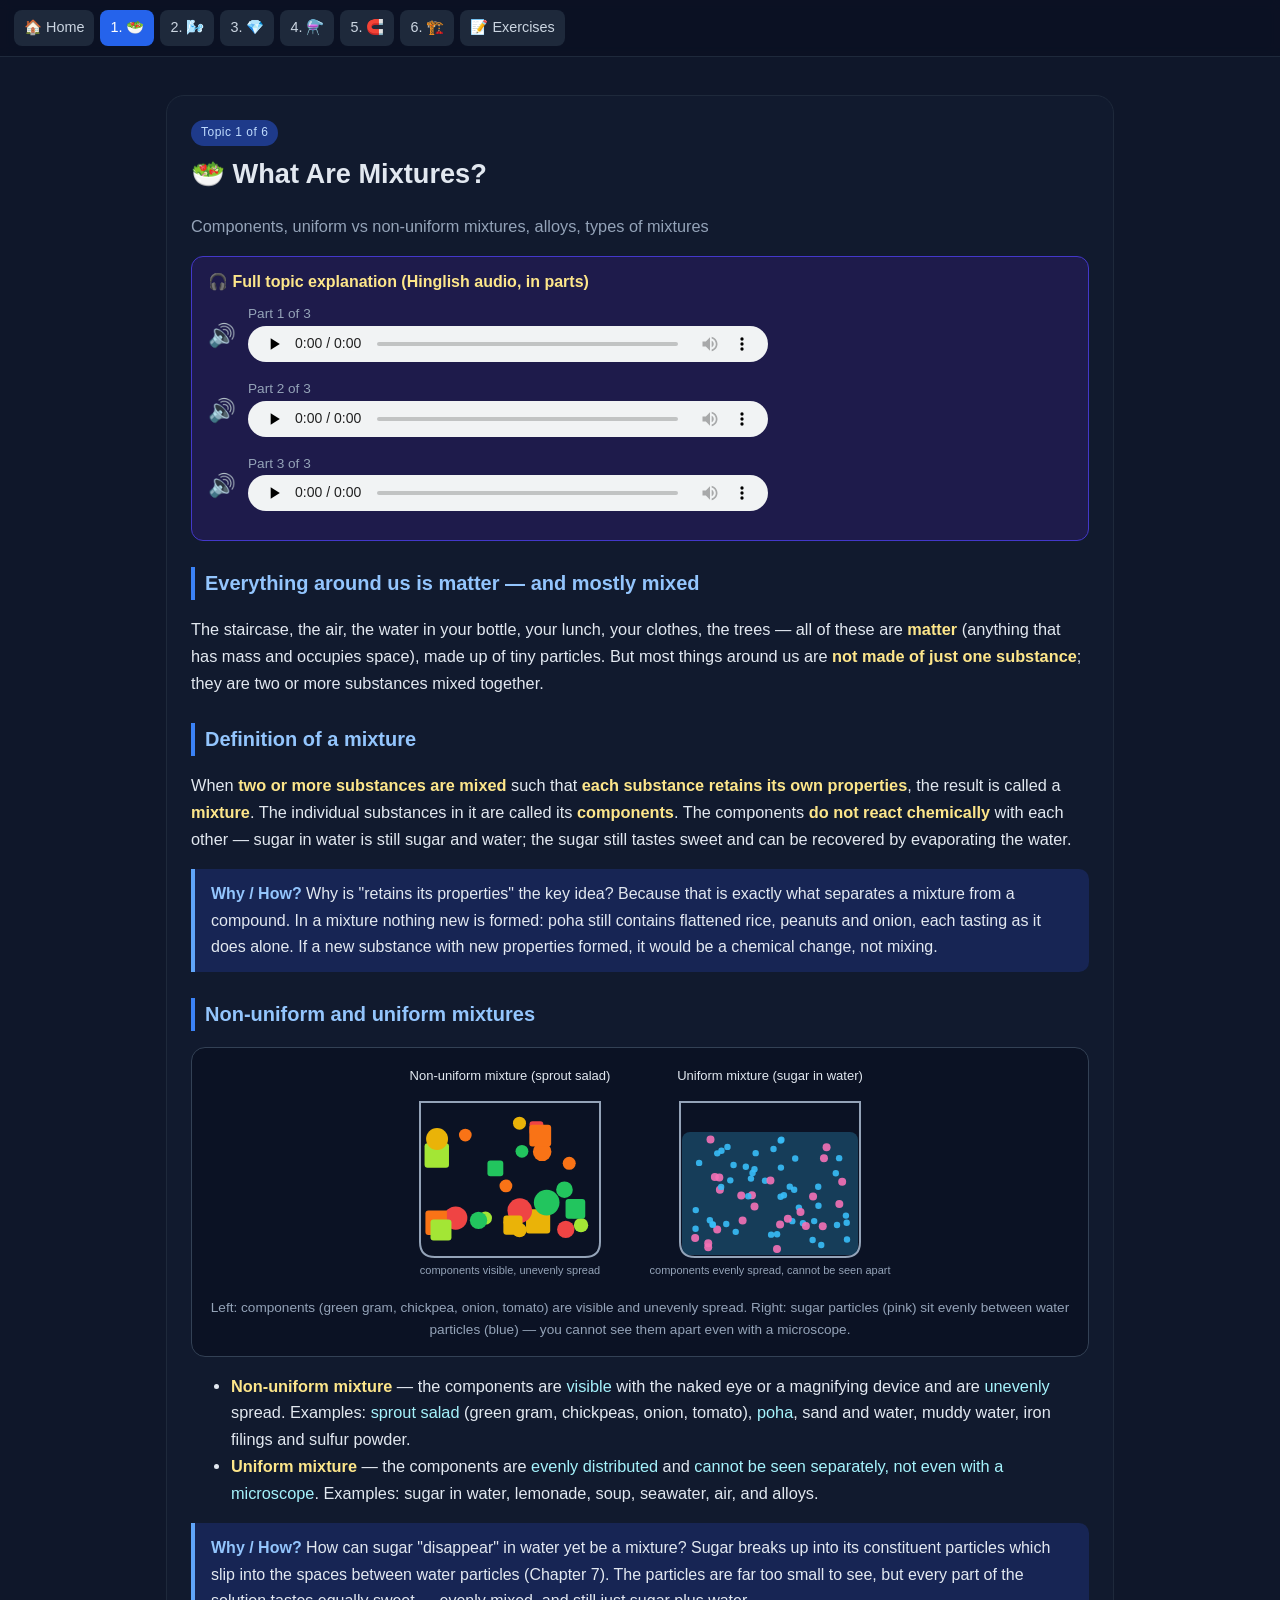
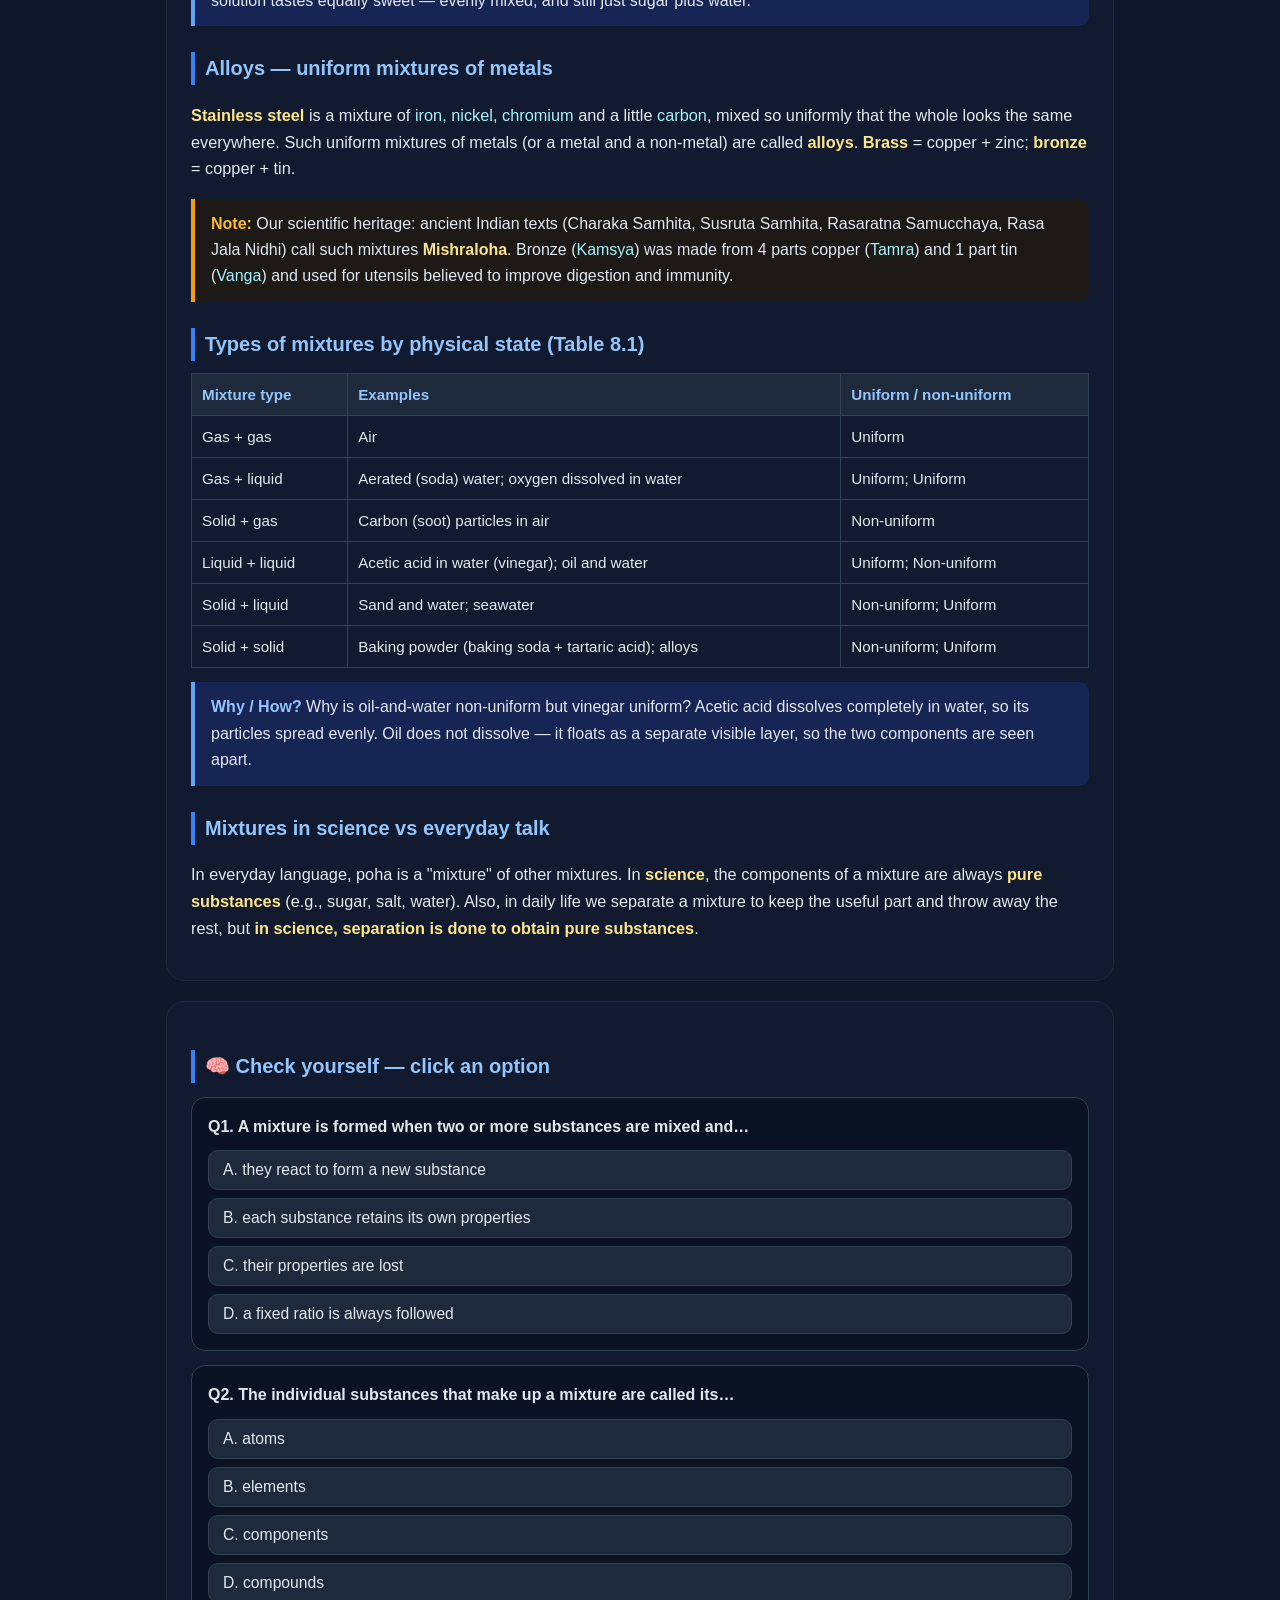
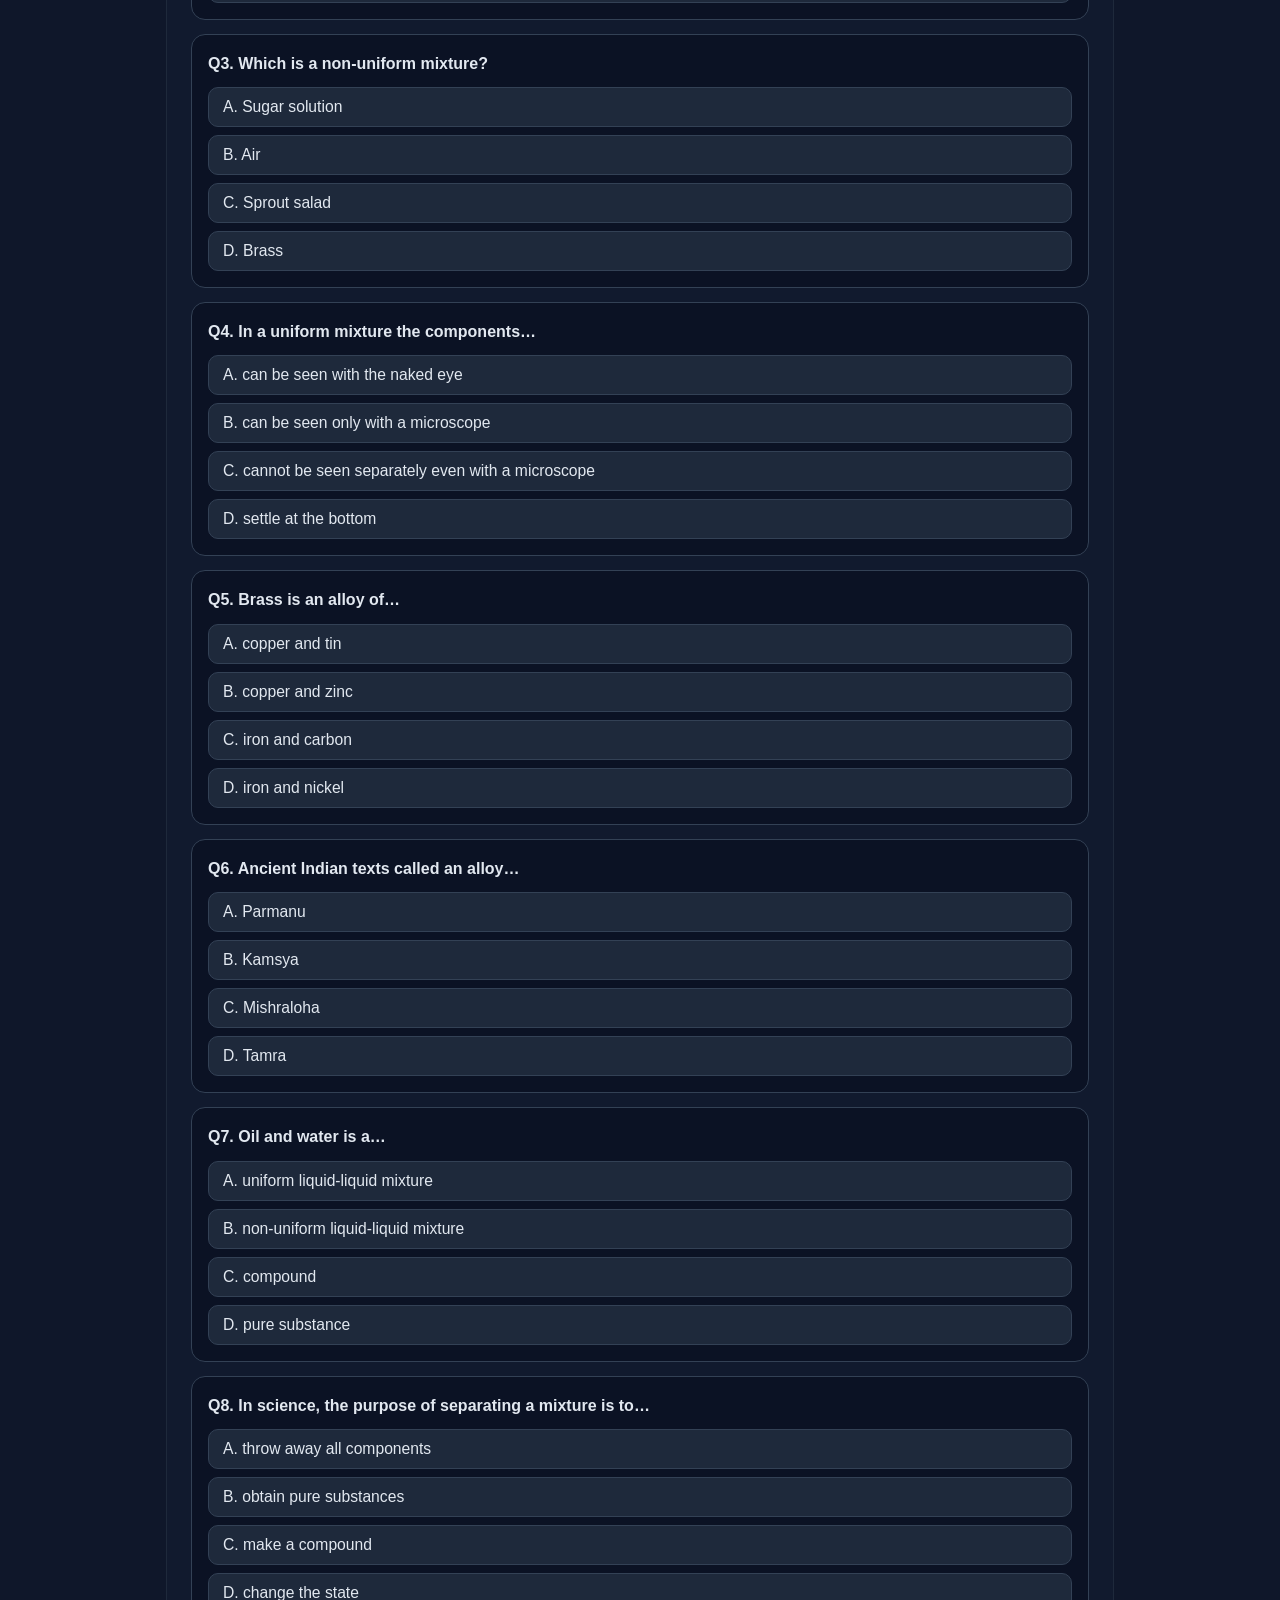
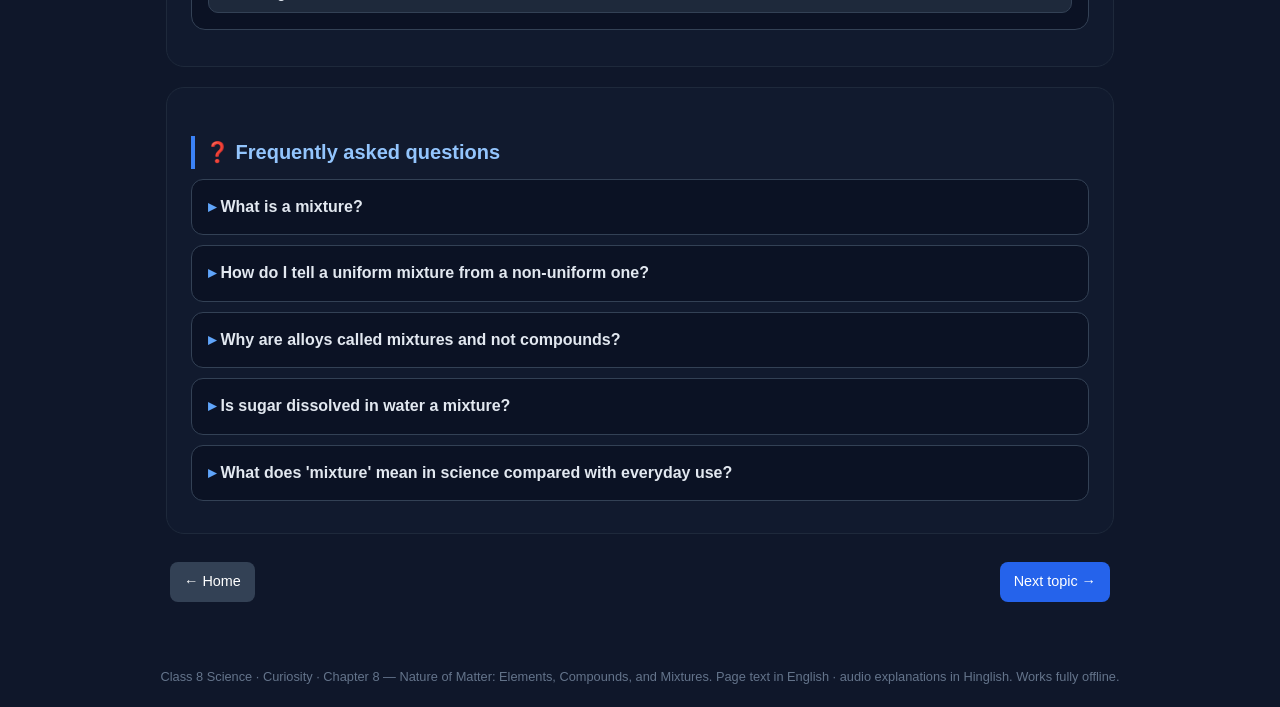
<file: mix.html>
<!DOCTYPE html><html lang="en"><head><meta charset="utf-8"><meta name="viewport" content="width=device-width,initial-scale=1">
<title>What Are Mixtures? · Nature of Matter: Elements, Compounds, and Mixtures</title><link rel="stylesheet" href="style.css"></head><body>
<nav class="nav"><a href="index.html">🏠 Home</a><a href="mix.html" class="on">1. 🥗</a><a href="air.html">2. 🌬️</a><a href="pure.html">3. 💎</a><a href="compound.html">4. ⚗️</a><a href="fes.html">5. 🧲</a><a href="uses.html">6. 🏗️</a><a href="exercise.html">📝 Exercises</a></nav><main><section class="topic"><span class="chip">Topic 1 of 6</span><h1>🥗 What Are Mixtures?</h1><p style="color:#94a3b8">Components, uniform vs non-uniform mixtures, alloys, types of mixtures</p><div class="listen"><b>🎧 Full topic explanation (Hinglish audio, in parts)</b><div class="audio"><span class="mic">🔊</span><div style="flex:1"><div style="font-size:.85rem;color:#94a3b8">Part 1 of 3</div><audio controls preload="none" src="audio/t_mix_p1.mp3"></audio></div></div><div class="audio"><span class="mic">🔊</span><div style="flex:1"><div style="font-size:.85rem;color:#94a3b8">Part 2 of 3</div><audio controls preload="none" src="audio/t_mix_p2.mp3"></audio></div></div><div class="audio"><span class="mic">🔊</span><div style="flex:1"><div style="font-size:.85rem;color:#94a3b8">Part 3 of 3</div><audio controls preload="none" src="audio/t_mix_p3.mp3"></audio></div></div></div>
<h2>Everything around us is matter — and mostly mixed</h2>
<p>The staircase, the air, the water in your bottle, your lunch, your clothes, the trees — all of these are <b>matter</b> (anything that has mass and occupies space), made up of tiny particles. But most things around us are <b>not made of just one substance</b>; they are two or more substances mixed together.</p>

<h2>Definition of a mixture</h2>
<p>When <b>two or more substances are mixed</b> such that <b>each substance retains its own properties</b>, the result is called a <b>mixture</b>. The individual substances in it are called its <b>components</b>. The components <b>do not react chemically</b> with each other — sugar in water is still sugar and water; the sugar still tastes sweet and can be recovered by evaporating the water.</p>
<div class="why">Why is "retains its properties" the key idea? Because that is exactly what separates a mixture from a compound. In a mixture nothing new is formed: poha still contains flattened rice, peanuts and onion, each tasting as it does alone. If a new substance with new properties formed, it would be a chemical change, not mixing.</div>

<h2>Non-uniform and uniform mixtures</h2>
<div class="anim">
<svg id="mixsvg" viewBox="0 0 520 220" width="520" height="220" xmlns="http://www.w3.org/2000/svg">
<text x="130" y="18" text-anchor="middle" font-size="13" fill="#e2e8f0">Non-uniform mixture (sprout salad)</text>
<path d="M40 40 h180 v140 q0 15 -15 15 h-150 q-15 0 -15 -15z" fill="none" stroke="#94a3b8" stroke-width="2"/>
<g id="mixA"></g>
<text x="390" y="18" text-anchor="middle" font-size="13" fill="#e2e8f0">Uniform mixture (sugar in water)</text>
<path d="M300 40 h180 v140 q0 15 -15 15 h-150 q-15 0 -15 -15z" fill="none" stroke="#94a3b8" stroke-width="2"/>
<rect x="302" y="70" width="176" height="123" rx="8" fill="#38bdf8" opacity=".25"/>
<g id="mixB"></g>
<text x="130" y="212" text-anchor="middle" font-size="11" fill="#94a3b8">components visible, unevenly spread</text>
<text x="390" y="212" text-anchor="middle" font-size="11" fill="#94a3b8">components evenly spread, cannot be seen apart</text>
</svg>
<script>
(function(){var A=document.getElementById('mixA'),B=document.getElementById('mixB');var cols=['#22c55e','#eab308','#f97316','#ef4444','#a3e635'];var s='';
for(var i=0;i<28;i++){var c=cols[i%5];var x=55+Math.random()*150,y=60+Math.random()*115;var r=6+Math.random()*7;s+=(i%3==0)?'<rect x="'+(x-r)+'" y="'+(y-r)+'" width="'+2*r+'" height="'+2*r+'" rx="3" fill="'+c+'"/>':'<circle cx="'+x+'" cy="'+y+'" r="'+r+'" fill="'+c+'"/>';}
A.innerHTML=s;s='';
for(var j=0;j<70;j++){var xx=312+Math.random()*156,yy=78+Math.random()*108;var w=(j%3==0);s+='<circle cx="'+xx+'" cy="'+yy+'" r="'+(w?4:3.2)+'" fill="'+(w?'#f472b6':'#38bdf8')+'" opacity=".9"><animate attributeName="cx" values="'+xx+';'+(xx+(Math.random()*10-5))+';'+xx+'" dur="'+(1.5+Math.random())+'s" repeatCount="indefinite"/><animate attributeName="cy" values="'+yy+';'+(yy+(Math.random()*10-5))+';'+yy+'" dur="'+(1.2+Math.random())+'s" repeatCount="indefinite"/></circle>';}
B.innerHTML=s;})();
</script><div class="cap">Left: components (green gram, chickpea, onion, tomato) are visible and unevenly spread. Right: sugar particles (pink) sit evenly between water particles (blue) — you cannot see them apart even with a microscope.</div></div>
<ul>
<li><b>Non-uniform mixture</b> — the components are <i>visible</i> with the naked eye or a magnifying device and are <i>unevenly</i> spread. Examples: <i>sprout salad</i> (green gram, chickpeas, onion, tomato), <i>poha</i>, sand and water, muddy water, iron filings and sulfur powder.</li>
<li><b>Uniform mixture</b> — the components are <i>evenly distributed</i> and <i>cannot be seen separately, not even with a microscope</i>. Examples: sugar in water, lemonade, soup, seawater, air, and alloys.</li>
</ul>
<div class="why">How can sugar "disappear" in water yet be a mixture? Sugar breaks up into its constituent particles which slip into the spaces between water particles (Chapter 7). The particles are far too small to see, but every part of the solution tastes equally sweet — evenly mixed, and still just sugar plus water.</div>

<h2>Alloys — uniform mixtures of metals</h2>
<p><b>Stainless steel</b> is a mixture of <i>iron, nickel, chromium</i> and a little <i>carbon</i>, mixed so uniformly that the whole looks the same everywhere. Such uniform mixtures of metals (or a metal and a non-metal) are called <b>alloys</b>. <b>Brass</b> = copper + zinc; <b>bronze</b> = copper + tin.</p>
<div class="note">Our scientific heritage: ancient Indian texts (Charaka Samhita, Susruta Samhita, Rasaratna Samucchaya, Rasa Jala Nidhi) call such mixtures <b>Mishraloha</b>. Bronze (<i>Kamsya</i>) was made from 4 parts copper (<i>Tamra</i>) and 1 part tin (<i>Vanga</i>) and used for utensils believed to improve digestion and immunity.</div>

<h2>Types of mixtures by physical state (Table 8.1)</h2>
<table class="t"><tr><th>Mixture type</th><th>Examples</th><th>Uniform / non-uniform</th></tr>
<tr><td>Gas + gas</td><td>Air</td><td>Uniform</td></tr>
<tr><td>Gas + liquid</td><td>Aerated (soda) water; oxygen dissolved in water</td><td>Uniform; Uniform</td></tr>
<tr><td>Solid + gas</td><td>Carbon (soot) particles in air</td><td>Non-uniform</td></tr>
<tr><td>Liquid + liquid</td><td>Acetic acid in water (vinegar); oil and water</td><td>Uniform; Non-uniform</td></tr>
<tr><td>Solid + liquid</td><td>Sand and water; seawater</td><td>Non-uniform; Uniform</td></tr>
<tr><td>Solid + solid</td><td>Baking powder (baking soda + tartaric acid); alloys</td><td>Non-uniform; Uniform</td></tr></table>
<div class="why">Why is oil-and-water non-uniform but vinegar uniform? Acetic acid dissolves completely in water, so its particles spread evenly. Oil does not dissolve — it floats as a separate visible layer, so the two components are seen apart.</div>

<h2>Mixtures in science vs everyday talk</h2>
<p>In everyday language, poha is a "mixture" of other mixtures. In <b>science</b>, the components of a mixture are always <b>pure substances</b> (e.g., sugar, salt, water). Also, in daily life we separate a mixture to keep the useful part and throw away the rest, but <b>in science, separation is done to obtain pure substances</b>.</p>
</section><section class="topic"><h2>🧠 Check yourself — click an option</h2><div class="mcq"><div class="q">Q1. A mixture is formed when two or more substances are mixed and…</div><div class="opts"><button class="opt" data-ok="0" onclick="pick(this,0)">A. they react to form a new substance</button><button class="opt" data-ok="1" onclick="pick(this,1)">B. each substance retains its own properties</button><button class="opt" data-ok="0" onclick="pick(this,0)">C. their properties are lost</button><button class="opt" data-ok="0" onclick="pick(this,0)">D. a fixed ratio is always followed</button></div><div class="exp"><b>Correct answer: B. each substance retains its own properties</b><br>In a mixture the components do not react chemically; each keeps its own properties (sugar in water is still sweet).</div></div><div class="mcq"><div class="q">Q2. The individual substances that make up a mixture are called its…</div><div class="opts"><button class="opt" data-ok="0" onclick="pick(this,0)">A. atoms</button><button class="opt" data-ok="0" onclick="pick(this,0)">B. elements</button><button class="opt" data-ok="1" onclick="pick(this,1)">C. components</button><button class="opt" data-ok="0" onclick="pick(this,0)">D. compounds</button></div><div class="exp"><b>Correct answer: C. components</b><br>The substances making up a mixture are called components.</div></div><div class="mcq"><div class="q">Q3. Which is a non-uniform mixture?</div><div class="opts"><button class="opt" data-ok="0" onclick="pick(this,0)">A. Sugar solution</button><button class="opt" data-ok="0" onclick="pick(this,0)">B. Air</button><button class="opt" data-ok="1" onclick="pick(this,1)">C. Sprout salad</button><button class="opt" data-ok="0" onclick="pick(this,0)">D. Brass</button></div><div class="exp"><b>Correct answer: C. Sprout salad</b><br>In sprout salad the green gram, chickpeas, onion and tomato are visible and unevenly spread.</div></div><div class="mcq"><div class="q">Q4. In a uniform mixture the components…</div><div class="opts"><button class="opt" data-ok="0" onclick="pick(this,0)">A. can be seen with the naked eye</button><button class="opt" data-ok="0" onclick="pick(this,0)">B. can be seen only with a microscope</button><button class="opt" data-ok="1" onclick="pick(this,1)">C. cannot be seen separately even with a microscope</button><button class="opt" data-ok="0" onclick="pick(this,0)">D. settle at the bottom</button></div><div class="exp"><b>Correct answer: C. cannot be seen separately even with a microscope</b><br>Uniform mixtures like sugar-water have components evenly distributed and indistinguishable even under a microscope.</div></div><div class="mcq"><div class="q">Q5. Brass is an alloy of…</div><div class="opts"><button class="opt" data-ok="0" onclick="pick(this,0)">A. copper and tin</button><button class="opt" data-ok="1" onclick="pick(this,1)">B. copper and zinc</button><button class="opt" data-ok="0" onclick="pick(this,0)">C. iron and carbon</button><button class="opt" data-ok="0" onclick="pick(this,0)">D. iron and nickel</button></div><div class="exp"><b>Correct answer: B. copper and zinc</b><br>Brass = copper + zinc. Bronze = copper + tin. Stainless steel = iron, nickel, chromium, carbon.</div></div><div class="mcq"><div class="q">Q6. Ancient Indian texts called an alloy…</div><div class="opts"><button class="opt" data-ok="0" onclick="pick(this,0)">A. Parmanu</button><button class="opt" data-ok="0" onclick="pick(this,0)">B. Kamsya</button><button class="opt" data-ok="1" onclick="pick(this,1)">C. Mishraloha</button><button class="opt" data-ok="0" onclick="pick(this,0)">D. Tamra</button></div><div class="exp"><b>Correct answer: C. Mishraloha</b><br>Mishraloha was the name for a mixture of metals; Kamsya is bronze, Tamra is copper.</div></div><div class="mcq"><div class="q">Q7. Oil and water is a…</div><div class="opts"><button class="opt" data-ok="0" onclick="pick(this,0)">A. uniform liquid-liquid mixture</button><button class="opt" data-ok="1" onclick="pick(this,1)">B. non-uniform liquid-liquid mixture</button><button class="opt" data-ok="0" onclick="pick(this,0)">C. compound</button><button class="opt" data-ok="0" onclick="pick(this,0)">D. pure substance</button></div><div class="exp"><b>Correct answer: B. non-uniform liquid-liquid mixture</b><br>Oil does not dissolve in water; it forms a separate visible layer, so the mixture is non-uniform.</div></div><div class="mcq"><div class="q">Q8. In science, the purpose of separating a mixture is to…</div><div class="opts"><button class="opt" data-ok="0" onclick="pick(this,0)">A. throw away all components</button><button class="opt" data-ok="1" onclick="pick(this,1)">B. obtain pure substances</button><button class="opt" data-ok="0" onclick="pick(this,0)">C. make a compound</button><button class="opt" data-ok="0" onclick="pick(this,0)">D. change the state</button></div><div class="exp"><b>Correct answer: B. obtain pure substances</b><br>In everyday life we keep the useful part; in science separation is done to obtain pure substances.</div></div></section><section class="topic"><h2>❓ Frequently asked questions</h2><details class="faq"><summary>What is a mixture?</summary><div class="ans"><p>Two or more substances mixed together such that each retains its own properties and none reacts chemically with the other. Its individual substances are called components.</p><div class="audio"><span class="mic">🔊</span><div style="flex:1"><div style="font-size:.85rem;color:#94a3b8">🎧 Listen (Hinglish explanation)</div><audio controls preload="none" src="audio/f_mix_1.mp3"></audio></div></div></div></details><details class="faq"><summary>How do I tell a uniform mixture from a non-uniform one?</summary><div class="ans"><p>If you can see the components separately (by eye or magnifier) and they are unevenly spread, it is non-uniform (salad, muddy water). If the components are evenly spread and cannot be distinguished even with a microscope, it is uniform (sugar solution, air, alloys).</p><div class="audio"><span class="mic">🔊</span><div style="flex:1"><div style="font-size:.85rem;color:#94a3b8">🎧 Listen (Hinglish explanation)</div><audio controls preload="none" src="audio/f_mix_2.mp3"></audio></div></div></div></details><details class="faq"><summary>Why are alloys called mixtures and not compounds?</summary><div class="ans"><p>The metals in an alloy are melted and mixed, not chemically combined in a fixed ratio; proportions can be varied to change properties, and each metal keeps its nature.</p><div class="audio"><span class="mic">🔊</span><div style="flex:1"><div style="font-size:.85rem;color:#94a3b8">🎧 Listen (Hinglish explanation)</div><audio controls preload="none" src="audio/f_mix_3.mp3"></audio></div></div></div></details><details class="faq"><summary>Is sugar dissolved in water a mixture?</summary><div class="ans"><p>Yes — a uniform mixture. Sugar and water keep their properties; the water can be evaporated to get the sugar back.</p><div class="audio"><span class="mic">🔊</span><div style="flex:1"><div style="font-size:.85rem;color:#94a3b8">🎧 Listen (Hinglish explanation)</div><audio controls preload="none" src="audio/f_mix_4.mp3"></audio></div></div></div></details><details class="faq"><summary>What does &#x27;mixture&#x27; mean in science compared with everyday use?</summary><div class="ans"><p>In science all components must be pure substances, and mixtures are separated to obtain pure substances — not just to keep a useful part.</p><div class="audio"><span class="mic">🔊</span><div style="flex:1"><div style="font-size:.85rem;color:#94a3b8">🎧 Listen (Hinglish explanation)</div><audio controls preload="none" src="audio/f_mix_5.mp3"></audio></div></div></div></details></section><div class="pn"><a class="btn ghost" href="index.html">← Home</a><a class="btn" href="air.html">Next topic →</a></div></main>
<footer>Class 8 Science · Curiosity · Chapter 8 — Nature of Matter: Elements, Compounds, and Mixtures. Page text in English · audio explanations in Hinglish. Works fully offline.</footer>
<script>
function pick(btn,ok){var m=btn.closest('.mcq');if(m.classList.contains('done'))return;m.classList.add('done');m.querySelectorAll('.opt').forEach(function(o){if(o.dataset.ok=='1')o.classList.add('right');});if(!ok)btn.classList.add('wrong');m.querySelector('.exp').classList.add('show');}
</script></body></html>
</file>
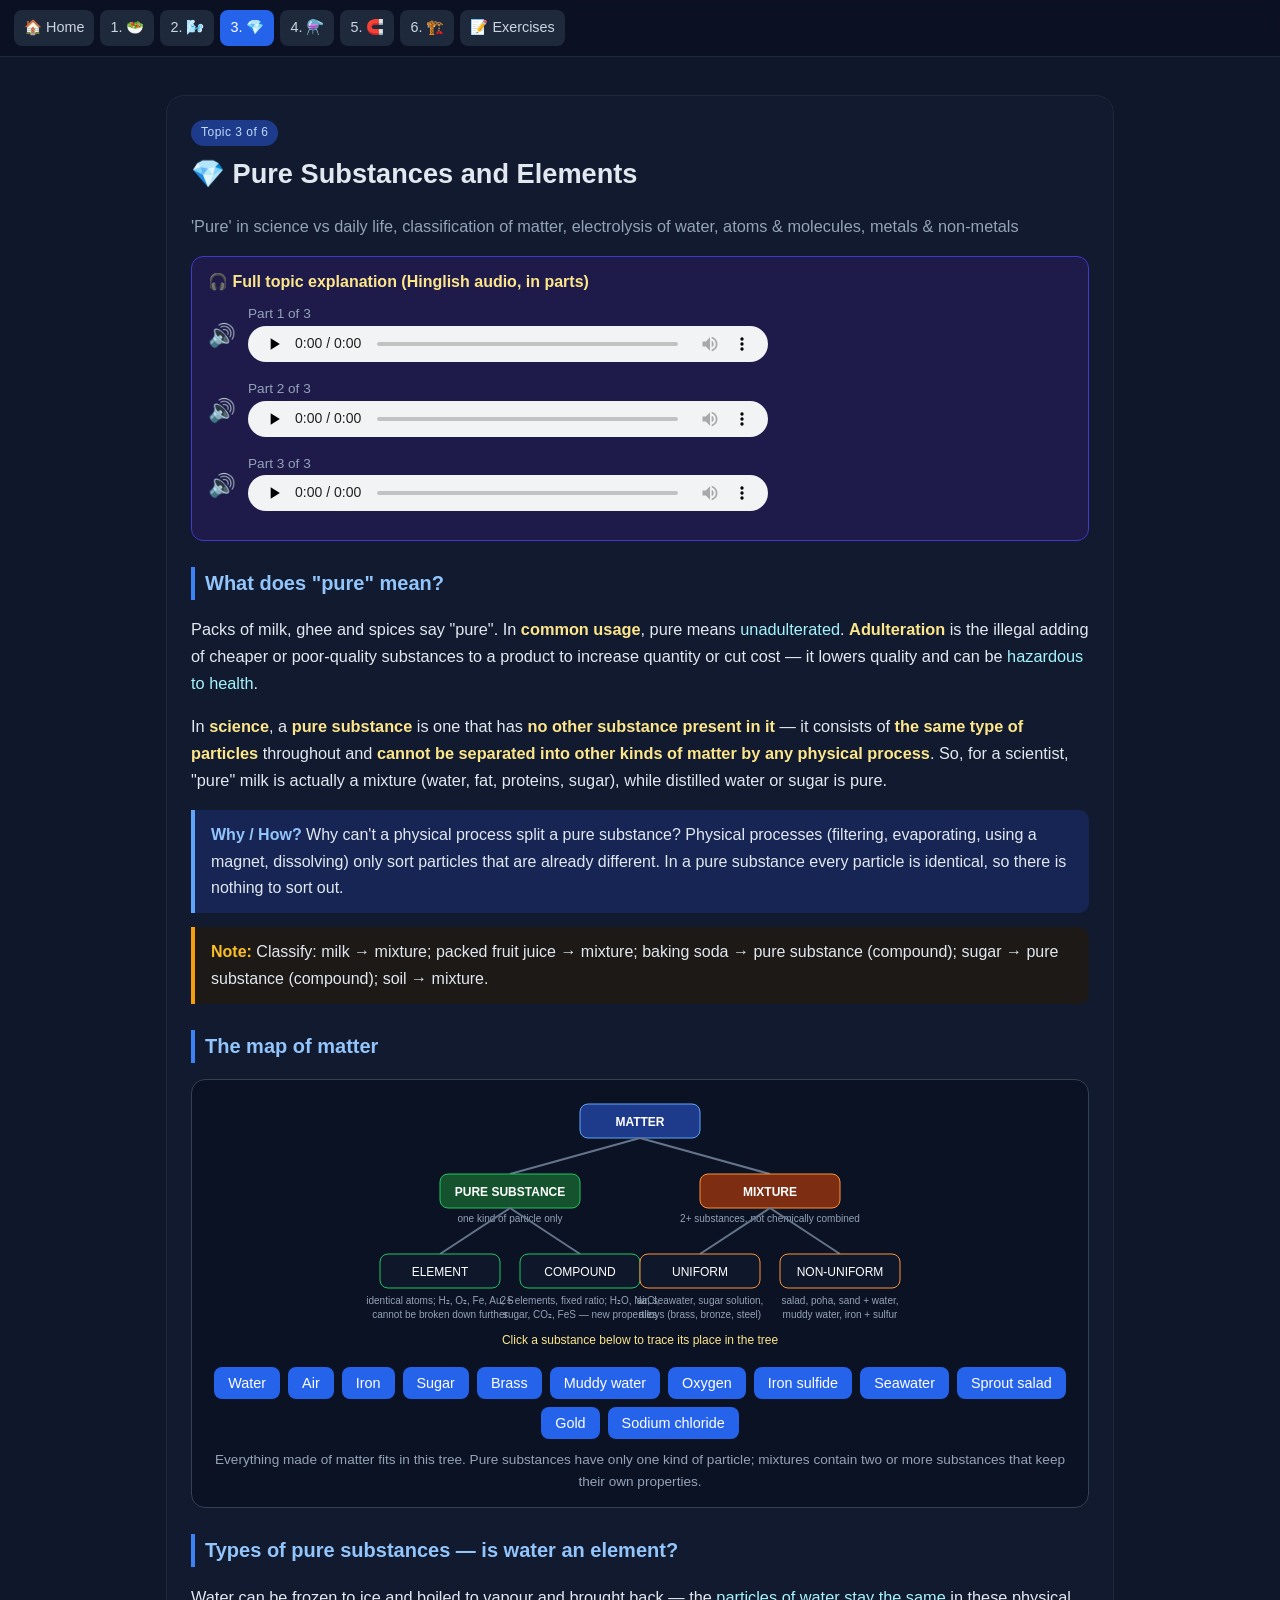
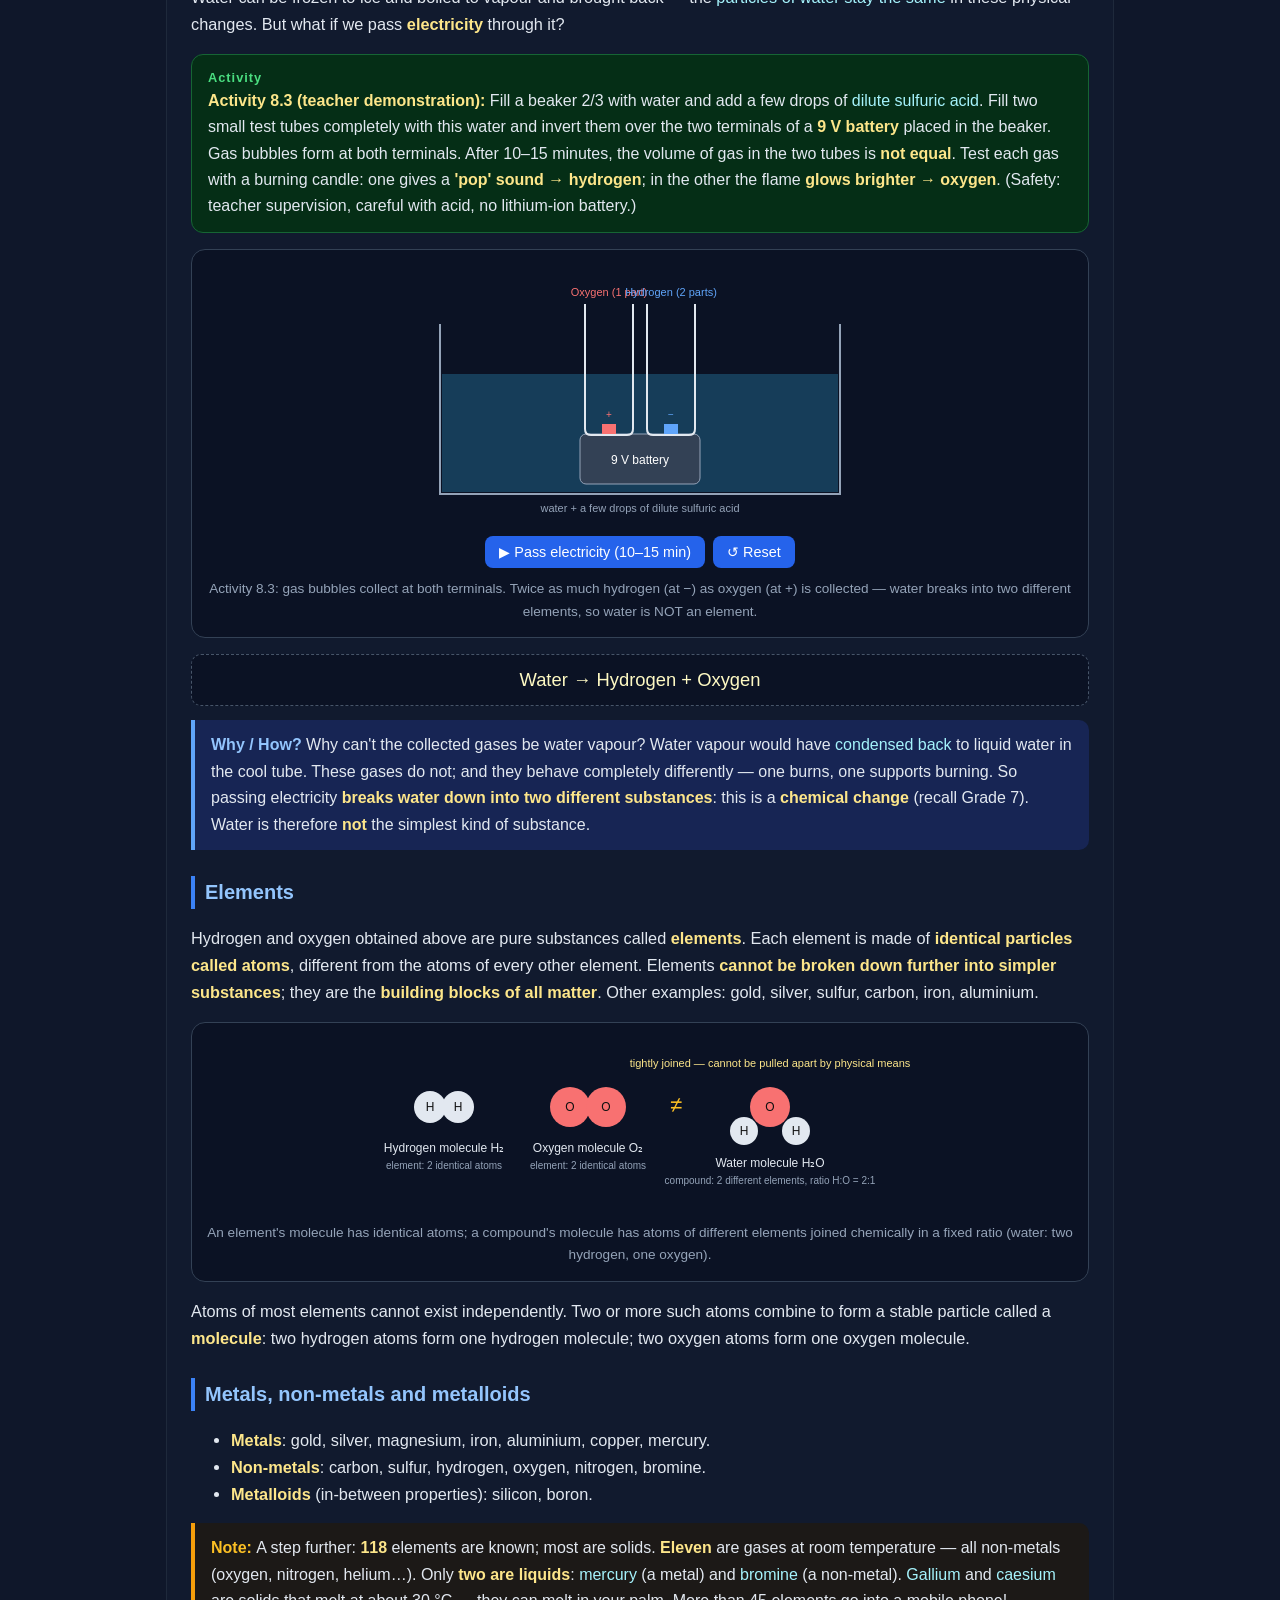
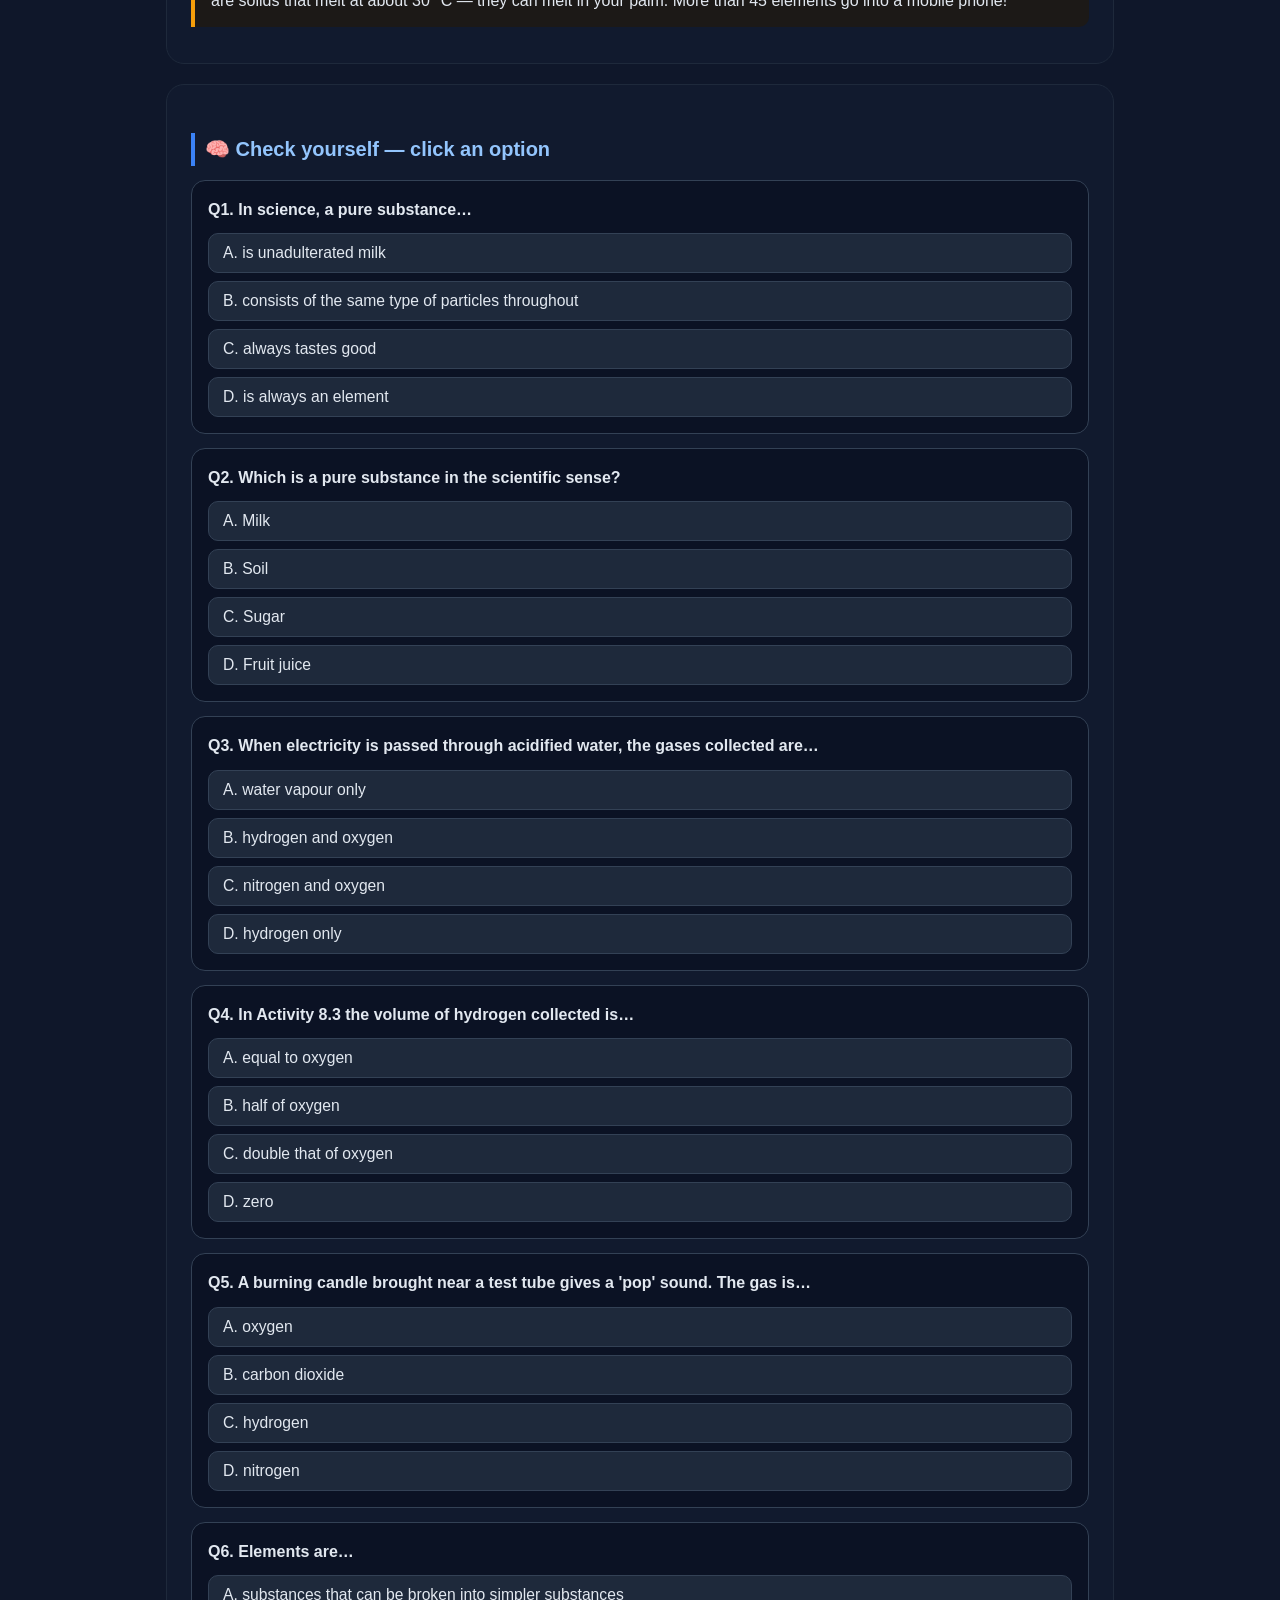
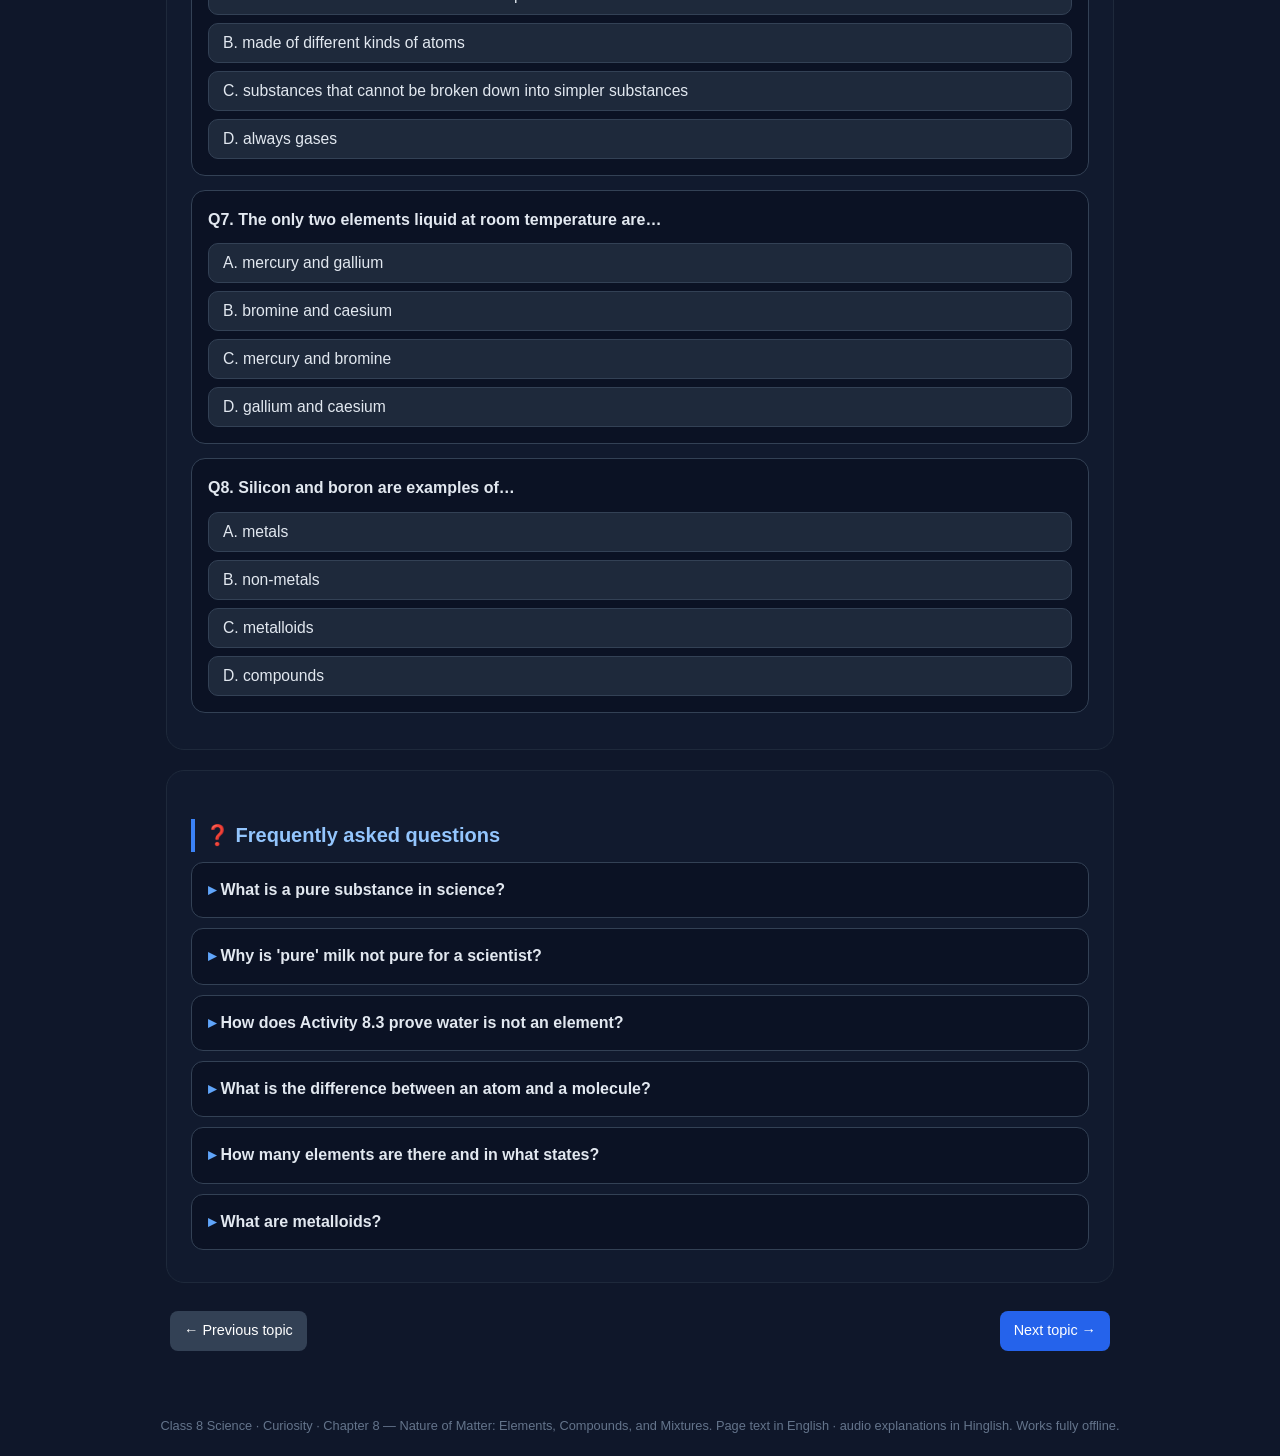
<file: pure.html>
<!DOCTYPE html><html lang="en"><head><meta charset="utf-8"><meta name="viewport" content="width=device-width,initial-scale=1">
<title>Pure Substances and Elements · Nature of Matter: Elements, Compounds, and Mixtures</title><link rel="stylesheet" href="style.css"></head><body>
<nav class="nav"><a href="index.html">🏠 Home</a><a href="mix.html">1. 🥗</a><a href="air.html">2. 🌬️</a><a href="pure.html" class="on">3. 💎</a><a href="compound.html">4. ⚗️</a><a href="fes.html">5. 🧲</a><a href="uses.html">6. 🏗️</a><a href="exercise.html">📝 Exercises</a></nav><main><section class="topic"><span class="chip">Topic 3 of 6</span><h1>💎 Pure Substances and Elements</h1><p style="color:#94a3b8">'Pure' in science vs daily life, classification of matter, electrolysis of water, atoms & molecules, metals & non-metals</p><div class="listen"><b>🎧 Full topic explanation (Hinglish audio, in parts)</b><div class="audio"><span class="mic">🔊</span><div style="flex:1"><div style="font-size:.85rem;color:#94a3b8">Part 1 of 3</div><audio controls preload="none" src="audio/t_pure_p1.mp3"></audio></div></div><div class="audio"><span class="mic">🔊</span><div style="flex:1"><div style="font-size:.85rem;color:#94a3b8">Part 2 of 3</div><audio controls preload="none" src="audio/t_pure_p2.mp3"></audio></div></div><div class="audio"><span class="mic">🔊</span><div style="flex:1"><div style="font-size:.85rem;color:#94a3b8">Part 3 of 3</div><audio controls preload="none" src="audio/t_pure_p3.mp3"></audio></div></div></div>
<h2>What does "pure" mean?</h2>
<p>Packs of milk, ghee and spices say "pure". In <b>common usage</b>, pure means <i>unadulterated</i>. <b>Adulteration</b> is the illegal adding of cheaper or poor-quality substances to a product to increase quantity or cut cost — it lowers quality and can be <i>hazardous to health</i>.</p>
<p>In <b>science</b>, a <b>pure substance</b> is one that has <b>no other substance present in it</b> — it consists of <b>the same type of particles</b> throughout and <b>cannot be separated into other kinds of matter by any physical process</b>. So, for a scientist, "pure" milk is actually a mixture (water, fat, proteins, sugar), while distilled water or sugar is pure.</p>
<div class="why">Why can't a physical process split a pure substance? Physical processes (filtering, evaporating, using a magnet, dissolving) only sort particles that are already different. In a pure substance every particle is identical, so there is nothing to sort out.</div>
<div class="note">Classify: milk → mixture; packed fruit juice → mixture; baking soda → pure substance (compound); sugar → pure substance (compound); soil → mixture.</div>

<h2>The map of matter</h2>
<div class="anim">
<svg viewBox="0 0 560 260" width="560" height="260" xmlns="http://www.w3.org/2000/svg" font-size="12">
<g id="trbox"></g>
<rect x="220" y="10" width="120" height="34" rx="8" fill="#1e3a8a" stroke="#60a5fa"/><text x="280" y="32" text-anchor="middle" fill="#fff" font-weight="700">MATTER</text>
<line x1="280" y1="44" x2="150" y2="80" stroke="#64748b" stroke-width="2"/><line x1="280" y1="44" x2="410" y2="80" stroke="#64748b" stroke-width="2"/>
<rect x="80" y="80" width="140" height="34" rx="8" fill="#14532d" stroke="#22c55e"/><text x="150" y="102" text-anchor="middle" fill="#fff" font-weight="700">PURE SUBSTANCE</text>
<text x="150" y="128" text-anchor="middle" fill="#94a3b8" font-size="10">one kind of particle only</text>
<rect x="340" y="80" width="140" height="34" rx="8" fill="#7c2d12" stroke="#fb923c"/><text x="410" y="102" text-anchor="middle" fill="#fff" font-weight="700">MIXTURE</text>
<text x="410" y="128" text-anchor="middle" fill="#94a3b8" font-size="10">2+ substances, not chemically combined</text>
<line x1="150" y1="114" x2="80" y2="160" stroke="#64748b" stroke-width="2"/><line x1="150" y1="114" x2="220" y2="160" stroke="#64748b" stroke-width="2"/>
<line x1="410" y1="114" x2="340" y2="160" stroke="#64748b" stroke-width="2"/><line x1="410" y1="114" x2="480" y2="160" stroke="#64748b" stroke-width="2"/>
<rect x="20" y="160" width="120" height="34" rx="8" fill="#0f172a" stroke="#22c55e"/><text x="80" y="182" text-anchor="middle" fill="#fff">ELEMENT</text>
<text x="80" y="210" text-anchor="middle" fill="#94a3b8" font-size="10">identical atoms; H₂, O₂, Fe, Au, S</text>
<text x="80" y="224" text-anchor="middle" fill="#94a3b8" font-size="10">cannot be broken down further</text>
<rect x="160" y="160" width="120" height="34" rx="8" fill="#0f172a" stroke="#22c55e"/><text x="220" y="182" text-anchor="middle" fill="#fff">COMPOUND</text>
<text x="220" y="210" text-anchor="middle" fill="#94a3b8" font-size="10">2+ elements, fixed ratio; H₂O, NaCl,</text>
<text x="220" y="224" text-anchor="middle" fill="#94a3b8" font-size="10">sugar, CO₂, FeS — new properties</text>
<rect x="280" y="160" width="120" height="34" rx="8" fill="#0f172a" stroke="#fb923c"/><text x="340" y="182" text-anchor="middle" fill="#fff">UNIFORM</text>
<text x="340" y="210" text-anchor="middle" fill="#94a3b8" font-size="10">air, seawater, sugar solution,</text>
<text x="340" y="224" text-anchor="middle" fill="#94a3b8" font-size="10">alloys (brass, bronze, steel)</text>
<rect x="420" y="160" width="120" height="34" rx="8" fill="#0f172a" stroke="#fb923c"/><text x="480" y="182" text-anchor="middle" fill="#fff">NON-UNIFORM</text>
<text x="480" y="210" text-anchor="middle" fill="#94a3b8" font-size="10">salad, poha, sand + water,</text>
<text x="480" y="224" text-anchor="middle" fill="#94a3b8" font-size="10">muddy water, iron + sulfur</text>
<rect id="trhl" x="0" y="0" width="0" height="0" rx="8" fill="none" stroke="#fde68a" stroke-width="3"><animate attributeName="opacity" values="1;.3;1" dur="1s" repeatCount="indefinite"/></rect>
<text id="trmsg" x="280" y="250" text-anchor="middle" fill="#fde68a" font-size="12">Click a substance below to trace its place in the tree</text>
</svg>
<div id="trbtns"></div>
<script>
(function(){var D=[['Water','c'],['Air','u'],['Iron','e'],['Sugar','c'],['Brass','u'],['Muddy water','n'],['Oxygen','e'],['Iron sulfide','c'],['Seawater','u'],['Sprout salad','n'],['Gold','e'],['Sodium chloride','c']];
var P={e:[20,160,120,34,'ELEMENT: made of one kind of atom only.'],c:[160,160,120,34,'COMPOUND: elements chemically joined in a fixed ratio — a pure substance.'],u:[280,160,120,34,'UNIFORM MIXTURE: evenly mixed, components not distinguishable.'],n:[420,160,120,34,'NON-UNIFORM MIXTURE: components visible, unevenly spread.']};
var h='';for(var i=0;i<D.length;i++)h+='<button onclick="trPick(\''+D[i][0]+'\',\''+D[i][1]+'\')">'+D[i][0]+'</button>';document.getElementById('trbtns').innerHTML=h;
window.trPick=function(n,k){var p=P[k],r=document.getElementById('trhl');r.setAttribute('x',p[0]);r.setAttribute('y',p[1]);r.setAttribute('width',p[2]);r.setAttribute('height',p[3]);document.getElementById('trmsg').textContent=n+' → '+p[4];};})();
</script><div class="cap">Everything made of matter fits in this tree. Pure substances have only one kind of particle; mixtures contain two or more substances that keep their own properties.</div></div>

<h2>Types of pure substances — is water an element?</h2>
<p>Water can be frozen to ice and boiled to vapour and brought back — the <i>particles of water stay the same</i> in these physical changes. But what if we pass <b>electricity</b> through it?</p>
<div class="act"><b>Activity 8.3 (teacher demonstration):</b> Fill a beaker 2/3 with water and add a few drops of <i>dilute sulfuric acid</i>. Fill two small test tubes completely with this water and invert them over the two terminals of a <b>9 V battery</b> placed in the beaker. Gas bubbles form at both terminals. After 10–15 minutes, the volume of gas in the two tubes is <b>not equal</b>. Test each gas with a burning candle: one gives a <b>'pop' sound → hydrogen</b>; in the other the flame <b>glows brighter → oxygen</b>. (Safety: teacher supervision, careful with acid, no lithium-ion battery.)</div>
<div class="anim">
<svg viewBox="0 0 520 260" width="520" height="260" xmlns="http://www.w3.org/2000/svg">
<path d="M60 60 v170 h400 v-170" fill="none" stroke="#94a3b8" stroke-width="2"/>
<rect x="62" y="110" width="396" height="118" fill="#38bdf8" opacity=".25"/>
<text x="260" y="248" text-anchor="middle" font-size="11" fill="#94a3b8">water + a few drops of dilute sulfuric acid</text>
<rect x="200" y="170" width="120" height="50" rx="6" fill="#334155" stroke="#94a3b8"/><text x="260" y="200" text-anchor="middle" font-size="12" fill="#fff">9 V battery</text>
<rect x="222" y="160" width="14" height="10" fill="#f87171"/><text x="229" y="154" text-anchor="middle" font-size="10" fill="#f87171">+</text>
<rect x="284" y="160" width="14" height="10" fill="#60a5fa"/><text x="291" y="154" text-anchor="middle" font-size="10" fill="#60a5fa">−</text>
<!-- test tubes -->
<path d="M205 40 v125 q0 6 6 6 h36 q6 0 6 -6 v-125" fill="none" stroke="#e2e8f0" stroke-width="2"/>
<path d="M267 40 v125 q0 6 6 6 h36 q6 0 6 -6 v-125" fill="none" stroke="#e2e8f0" stroke-width="2"/>
<rect id="elO" x="207" y="42" width="44" height="0" fill="#fee2e2" opacity=".85"/>
<rect id="elH" x="269" y="42" width="44" height="0" fill="#dbeafe" opacity=".85"/>
<g id="elbub"></g>
<text x="229" y="32" text-anchor="middle" font-size="11" fill="#f87171">Oxygen (1 part)</text>
<text x="291" y="32" text-anchor="middle" font-size="11" fill="#60a5fa">Hydrogen (2 parts)</text>
<text id="elmsg" x="260" y="90" text-anchor="middle" font-size="12" fill="#fde68a"></text>
<g id="eltest" opacity="0"><text x="120" y="95" font-size="12" fill="#fde68a">Test: candle near mouth</text><text x="120" y="112" font-size="11" fill="#f87171">O₂ → flame glows brighter</text><text x="120" y="128" font-size="11" fill="#60a5fa">H₂ → burns with a 'pop'</text></g>
</svg>
<div><button onclick="elRun()">▶ Pass electricity (10–15 min)</button><button onclick="elReset()">↺ Reset</button></div>
<script>
var ELt=null,ELv=0;
function elRun(){elReset();var b=document.getElementById('elbub'),s='';for(var i=0;i<16;i++){var isH=i%3!=0;var x=(isH?272+Math.random()*38:210+Math.random()*38);s+='<circle cx="'+x+'" cy="'+(150+Math.random()*15)+'" r="2.5" fill="'+(isH?'#93c5fd':'#fca5a5')+'"><animate attributeName="cy" from="165" to="45" dur="'+(1+Math.random()*1.5)+'s" repeatCount="indefinite"/></circle>';}b.innerHTML=s;
ELt=setInterval(function(){ELv+=1;var h=Math.min(ELv*2.4,120),o=Math.min(ELv*1.2,60);document.getElementById('elH').setAttribute('height',h);document.getElementById('elO').setAttribute('height',o);document.getElementById('elmsg').textContent='H : O volume = 2 : 1';if(ELv>=50){clearInterval(ELt);document.getElementById('elbub').innerHTML='';document.getElementById('eltest').setAttribute('opacity',1);}},120);}
function elReset(){if(ELt)clearInterval(ELt);ELv=0;document.getElementById('elH').setAttribute('height',0);document.getElementById('elO').setAttribute('height',0);document.getElementById('elbub').innerHTML='';document.getElementById('elmsg').textContent='';document.getElementById('eltest').setAttribute('opacity',0);}
</script><div class="cap">Activity 8.3: gas bubbles collect at both terminals. Twice as much hydrogen (at −) as oxygen (at +) is collected — water breaks into two different elements, so water is NOT an element.</div></div>
<div class="eq">Water → Hydrogen + Oxygen</div>
<div class="why">Why can't the collected gases be water vapour? Water vapour would have <i>condensed back</i> to liquid water in the cool tube. These gases do not; and they behave completely differently — one burns, one supports burning. So passing electricity <b>breaks water down into two different substances</b>: this is a <b>chemical change</b> (recall Grade 7). Water is therefore <b>not</b> the simplest kind of substance.</div>

<h2>Elements</h2>
<p>Hydrogen and oxygen obtained above are pure substances called <b>elements</b>. Each element is made of <b>identical particles called atoms</b>, different from the atoms of every other element. Elements <b>cannot be broken down further into simpler substances</b>; they are the <b>building blocks of all matter</b>. Other examples: gold, silver, sulfur, carbon, iron, aluminium.</p>
<div class="anim">
<svg viewBox="0 0 540 170" width="540" height="170" xmlns="http://www.w3.org/2000/svg" font-size="12">
<g style="animation:bob 2s infinite"><circle cx="60" cy="70" r="16" fill="#e2e8f0"/><circle cx="88" cy="70" r="16" fill="#e2e8f0"/><text x="60" y="74" text-anchor="middle" fill="#111">H</text><text x="88" y="74" text-anchor="middle" fill="#111">H</text></g>
<text x="74" y="115" text-anchor="middle" fill="#e2e8f0">Hydrogen molecule H₂</text><text x="74" y="132" text-anchor="middle" fill="#94a3b8" font-size="10">element: 2 identical atoms</text>
<g style="animation:bob 2.4s infinite"><circle cx="200" cy="70" r="20" fill="#f87171"/><circle cx="236" cy="70" r="20" fill="#f87171"/><text x="200" y="74" text-anchor="middle" fill="#111">O</text><text x="236" y="74" text-anchor="middle" fill="#111">O</text></g>
<text x="218" y="115" text-anchor="middle" fill="#e2e8f0">Oxygen molecule O₂</text><text x="218" y="132" text-anchor="middle" fill="#94a3b8" font-size="10">element: 2 identical atoms</text>
<text x="300" y="75" font-size="22" fill="#fbbf24">≠</text>
<g style="animation:bob 1.8s infinite"><circle cx="400" cy="70" r="20" fill="#f87171"/><circle cx="374" cy="94" r="14" fill="#e2e8f0"/><circle cx="426" cy="94" r="14" fill="#e2e8f0"/><text x="400" y="74" text-anchor="middle" fill="#111">O</text><text x="374" y="98" text-anchor="middle" fill="#111">H</text><text x="426" y="98" text-anchor="middle" fill="#111">H</text></g>
<text x="400" y="130" text-anchor="middle" fill="#e2e8f0">Water molecule H₂O</text><text x="400" y="147" text-anchor="middle" fill="#94a3b8" font-size="10">compound: 2 different elements, ratio H:O = 2:1</text>
<text x="400" y="30" text-anchor="middle" fill="#fde68a" font-size="11">tightly joined — cannot be pulled apart by physical means</text>
</svg><div class="cap">An element's molecule has identical atoms; a compound's molecule has atoms of different elements joined chemically in a fixed ratio (water: two hydrogen, one oxygen).</div></div>
<p>Atoms of most elements cannot exist independently. Two or more such atoms combine to form a stable particle called a <b>molecule</b>: two hydrogen atoms form one hydrogen molecule; two oxygen atoms form one oxygen molecule.</p>

<h2>Metals, non-metals and metalloids</h2>
<ul><li><b>Metals</b>: gold, silver, magnesium, iron, aluminium, copper, mercury.</li>
<li><b>Non-metals</b>: carbon, sulfur, hydrogen, oxygen, nitrogen, bromine.</li>
<li><b>Metalloids</b> (in-between properties): silicon, boron.</li></ul>
<div class="note">A step further: <b>118</b> elements are known; most are solids. <b>Eleven</b> are gases at room temperature — all non-metals (oxygen, nitrogen, helium…). Only <b>two are liquids</b>: <i>mercury</i> (a metal) and <i>bromine</i> (a non-metal). <i>Gallium</i> and <i>caesium</i> are solids that melt at about 30 °C — they can melt in your palm. More than 45 elements go into a mobile phone!</div>
</section><section class="topic"><h2>🧠 Check yourself — click an option</h2><div class="mcq"><div class="q">Q1. In science, a pure substance…</div><div class="opts"><button class="opt" data-ok="0" onclick="pick(this,0)">A. is unadulterated milk</button><button class="opt" data-ok="1" onclick="pick(this,1)">B. consists of the same type of particles throughout</button><button class="opt" data-ok="0" onclick="pick(this,0)">C. always tastes good</button><button class="opt" data-ok="0" onclick="pick(this,0)">D. is always an element</button></div><div class="exp"><b>Correct answer: B. consists of the same type of particles throughout</b><br>A pure substance has no other substance in it and is made of identical particles; it may be an element or a compound.</div></div><div class="mcq"><div class="q">Q2. Which is a pure substance in the scientific sense?</div><div class="opts"><button class="opt" data-ok="0" onclick="pick(this,0)">A. Milk</button><button class="opt" data-ok="0" onclick="pick(this,0)">B. Soil</button><button class="opt" data-ok="1" onclick="pick(this,1)">C. Sugar</button><button class="opt" data-ok="0" onclick="pick(this,0)">D. Fruit juice</button></div><div class="exp"><b>Correct answer: C. Sugar</b><br>Sugar is a compound (one type of particle); milk, soil and juice are mixtures.</div></div><div class="mcq"><div class="q">Q3. When electricity is passed through acidified water, the gases collected are…</div><div class="opts"><button class="opt" data-ok="0" onclick="pick(this,0)">A. water vapour only</button><button class="opt" data-ok="1" onclick="pick(this,1)">B. hydrogen and oxygen</button><button class="opt" data-ok="0" onclick="pick(this,0)">C. nitrogen and oxygen</button><button class="opt" data-ok="0" onclick="pick(this,0)">D. hydrogen only</button></div><div class="exp"><b>Correct answer: B. hydrogen and oxygen</b><br>Water breaks down into hydrogen (pop sound) and oxygen (flame glows brighter).</div></div><div class="mcq"><div class="q">Q4. In Activity 8.3 the volume of hydrogen collected is…</div><div class="opts"><button class="opt" data-ok="0" onclick="pick(this,0)">A. equal to oxygen</button><button class="opt" data-ok="0" onclick="pick(this,0)">B. half of oxygen</button><button class="opt" data-ok="1" onclick="pick(this,1)">C. double that of oxygen</button><button class="opt" data-ok="0" onclick="pick(this,0)">D. zero</button></div><div class="exp"><b>Correct answer: C. double that of oxygen</b><br>Water has hydrogen : oxygen atoms in 2 : 1, so twice the volume of hydrogen is collected.</div></div><div class="mcq"><div class="q">Q5. A burning candle brought near a test tube gives a &#x27;pop&#x27; sound. The gas is…</div><div class="opts"><button class="opt" data-ok="0" onclick="pick(this,0)">A. oxygen</button><button class="opt" data-ok="0" onclick="pick(this,0)">B. carbon dioxide</button><button class="opt" data-ok="1" onclick="pick(this,1)">C. hydrogen</button><button class="opt" data-ok="0" onclick="pick(this,0)">D. nitrogen</button></div><div class="exp"><b>Correct answer: C. hydrogen</b><br>Hydrogen burns with a pop; oxygen makes the flame glow brighter.</div></div><div class="mcq"><div class="q">Q6. Elements are…</div><div class="opts"><button class="opt" data-ok="0" onclick="pick(this,0)">A. substances that can be broken into simpler substances</button><button class="opt" data-ok="0" onclick="pick(this,0)">B. made of different kinds of atoms</button><button class="opt" data-ok="1" onclick="pick(this,1)">C. substances that cannot be broken down into simpler substances</button><button class="opt" data-ok="0" onclick="pick(this,0)">D. always gases</button></div><div class="exp"><b>Correct answer: C. substances that cannot be broken down into simpler substances</b><br>Elements are the simplest substances, made of identical atoms; they are the building blocks of matter.</div></div><div class="mcq"><div class="q">Q7. The only two elements liquid at room temperature are…</div><div class="opts"><button class="opt" data-ok="0" onclick="pick(this,0)">A. mercury and gallium</button><button class="opt" data-ok="0" onclick="pick(this,0)">B. bromine and caesium</button><button class="opt" data-ok="1" onclick="pick(this,1)">C. mercury and bromine</button><button class="opt" data-ok="0" onclick="pick(this,0)">D. gallium and caesium</button></div><div class="exp"><b>Correct answer: C. mercury and bromine</b><br>Mercury (a metal) and bromine (a non-metal). Gallium and caesium melt around 30 °C.</div></div><div class="mcq"><div class="q">Q8. Silicon and boron are examples of…</div><div class="opts"><button class="opt" data-ok="0" onclick="pick(this,0)">A. metals</button><button class="opt" data-ok="0" onclick="pick(this,0)">B. non-metals</button><button class="opt" data-ok="1" onclick="pick(this,1)">C. metalloids</button><button class="opt" data-ok="0" onclick="pick(this,0)">D. compounds</button></div><div class="exp"><b>Correct answer: C. metalloids</b><br>They have properties intermediate between metals and non-metals — metalloids.</div></div></section><section class="topic"><h2>❓ Frequently asked questions</h2><details class="faq"><summary>What is a pure substance in science?</summary><div class="ans"><p>Matter made of only one type of particle, which cannot be separated into other kinds of matter by any physical process. Elements and compounds are pure substances.</p><div class="audio"><span class="mic">🔊</span><div style="flex:1"><div style="font-size:.85rem;color:#94a3b8">🎧 Listen (Hinglish explanation)</div><audio controls preload="none" src="audio/f_pure_1.mp3"></audio></div></div></div></details><details class="faq"><summary>Why is &#x27;pure&#x27; milk not pure for a scientist?</summary><div class="ans"><p>Milk contains water, fat, proteins and sugars — more than one substance — so scientifically it is a mixture even if unadulterated.</p><div class="audio"><span class="mic">🔊</span><div style="flex:1"><div style="font-size:.85rem;color:#94a3b8">🎧 Listen (Hinglish explanation)</div><audio controls preload="none" src="audio/f_pure_2.mp3"></audio></div></div></div></details><details class="faq"><summary>How does Activity 8.3 prove water is not an element?</summary><div class="ans"><p>Passing electricity breaks water into two different gases — hydrogen (pop) and oxygen (brighter flame) — in a 2 : 1 volume ratio. Anything that splits into simpler substances cannot be an element.</p><div class="audio"><span class="mic">🔊</span><div style="flex:1"><div style="font-size:.85rem;color:#94a3b8">🎧 Listen (Hinglish explanation)</div><audio controls preload="none" src="audio/f_pure_3.mp3"></audio></div></div></div></details><details class="faq"><summary>What is the difference between an atom and a molecule?</summary><div class="ans"><p>An atom is the identical particle of an element. Most atoms cannot exist alone, so two or more join to form a stable molecule (two H atoms → H₂ molecule).</p><div class="audio"><span class="mic">🔊</span><div style="flex:1"><div style="font-size:.85rem;color:#94a3b8">🎧 Listen (Hinglish explanation)</div><audio controls preload="none" src="audio/f_pure_4.mp3"></audio></div></div></div></details><details class="faq"><summary>How many elements are there and in what states?</summary><div class="ans"><p>118 known; most solids, 11 gases (all non-metals), and only two liquids at room temperature — mercury and bromine.</p><div class="audio"><span class="mic">🔊</span><div style="flex:1"><div style="font-size:.85rem;color:#94a3b8">🎧 Listen (Hinglish explanation)</div><audio controls preload="none" src="audio/f_pure_5.mp3"></audio></div></div></div></details><details class="faq"><summary>What are metalloids?</summary><div class="ans"><p>Elements like silicon and boron whose properties lie between those of metals and non-metals.</p><div class="audio"><span class="mic">🔊</span><div style="flex:1"><div style="font-size:.85rem;color:#94a3b8">🎧 Listen (Hinglish explanation)</div><audio controls preload="none" src="audio/f_pure_6.mp3"></audio></div></div></div></details></section><div class="pn"><a class="btn ghost" href="air.html">← Previous topic</a><a class="btn" href="compound.html">Next topic →</a></div></main>
<footer>Class 8 Science · Curiosity · Chapter 8 — Nature of Matter: Elements, Compounds, and Mixtures. Page text in English · audio explanations in Hinglish. Works fully offline.</footer>
<script>
function pick(btn,ok){var m=btn.closest('.mcq');if(m.classList.contains('done'))return;m.classList.add('done');m.querySelectorAll('.opt').forEach(function(o){if(o.dataset.ok=='1')o.classList.add('right');});if(!ok)btn.classList.add('wrong');m.querySelector('.exp').classList.add('show');}
</script></body></html>
</file>
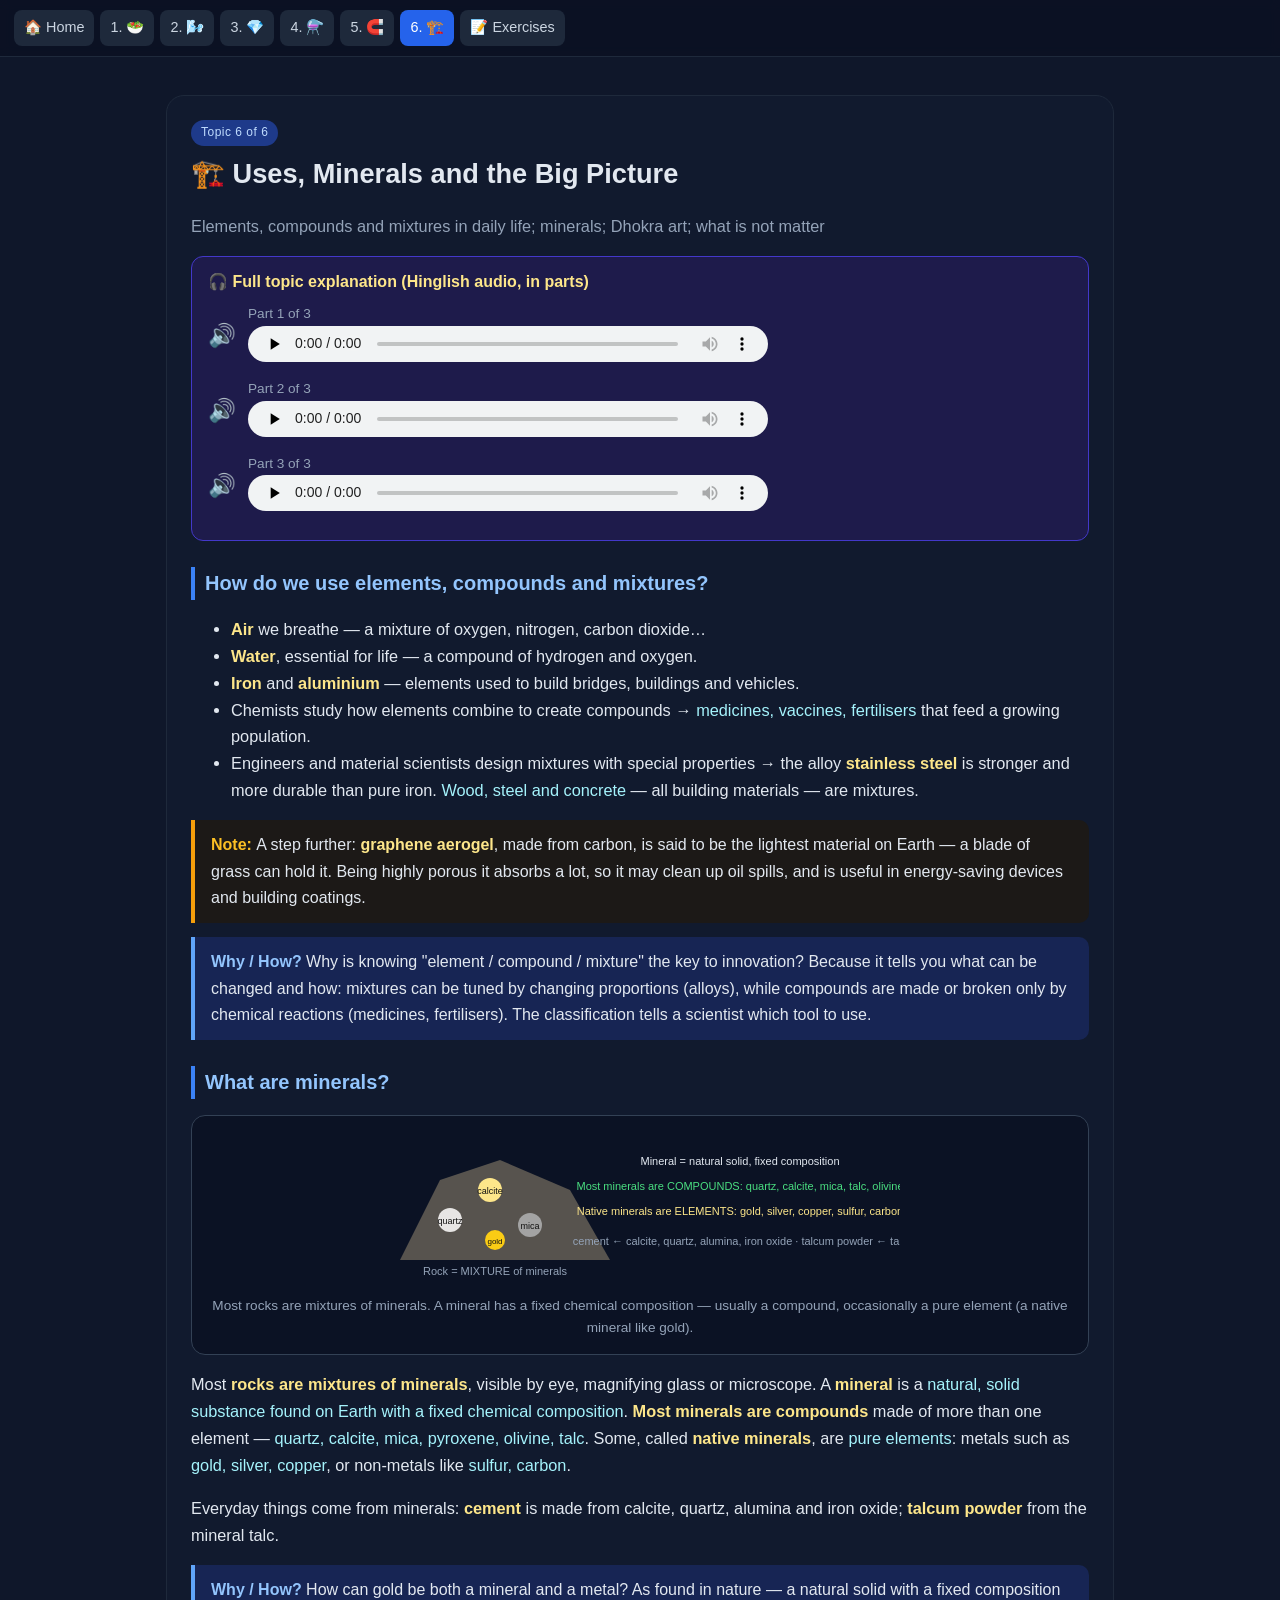
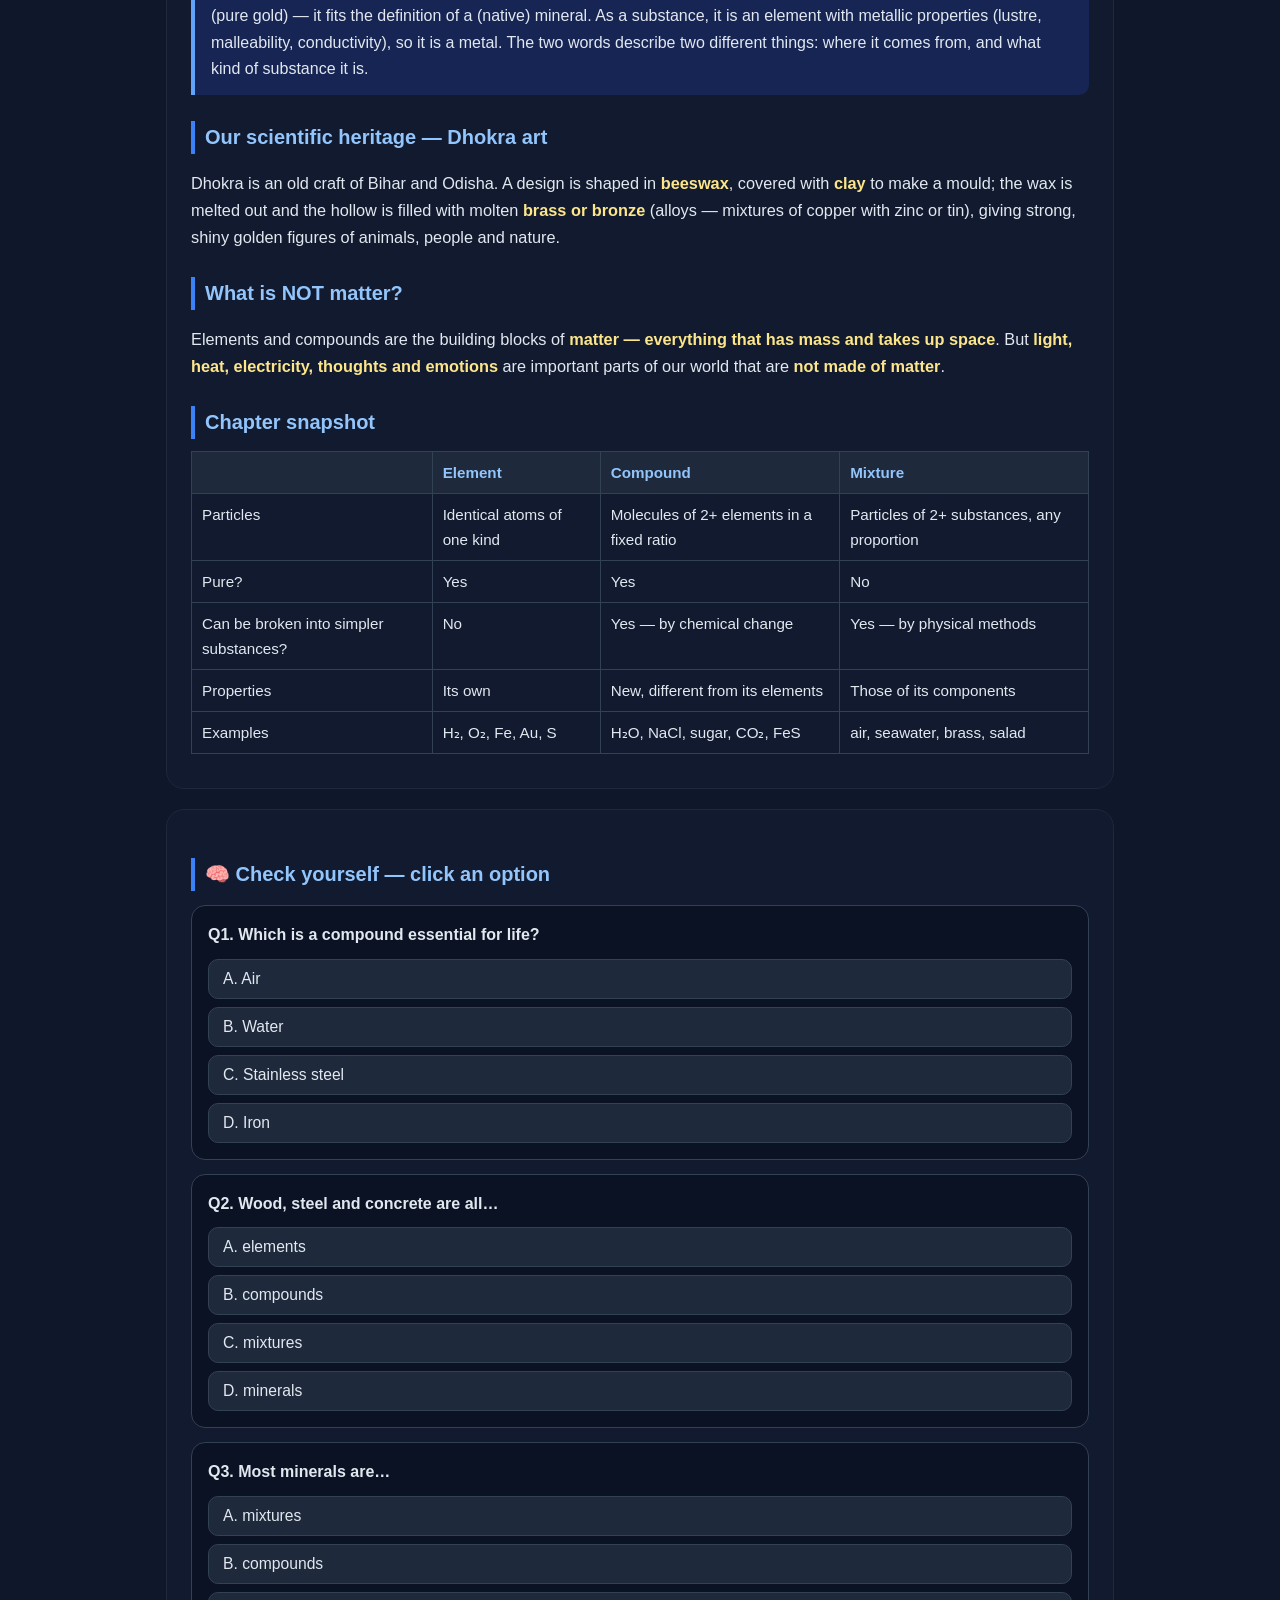
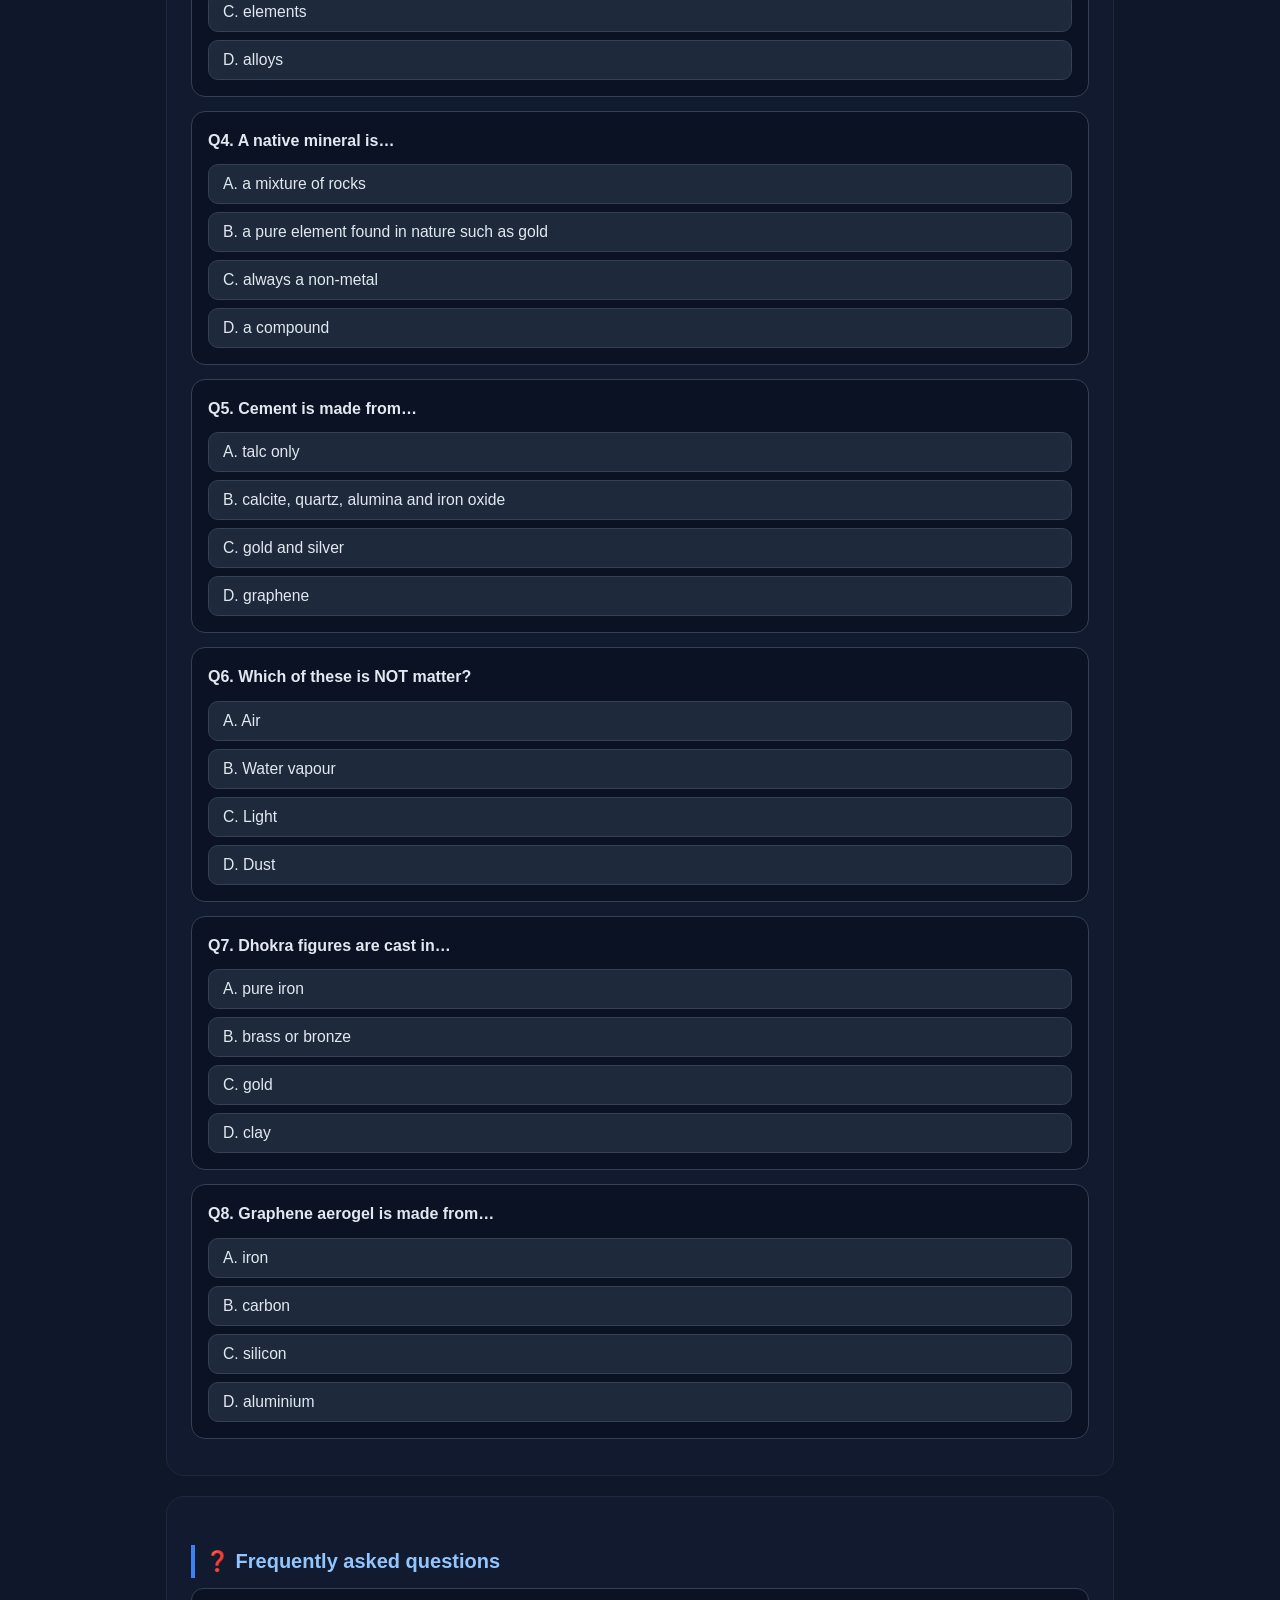
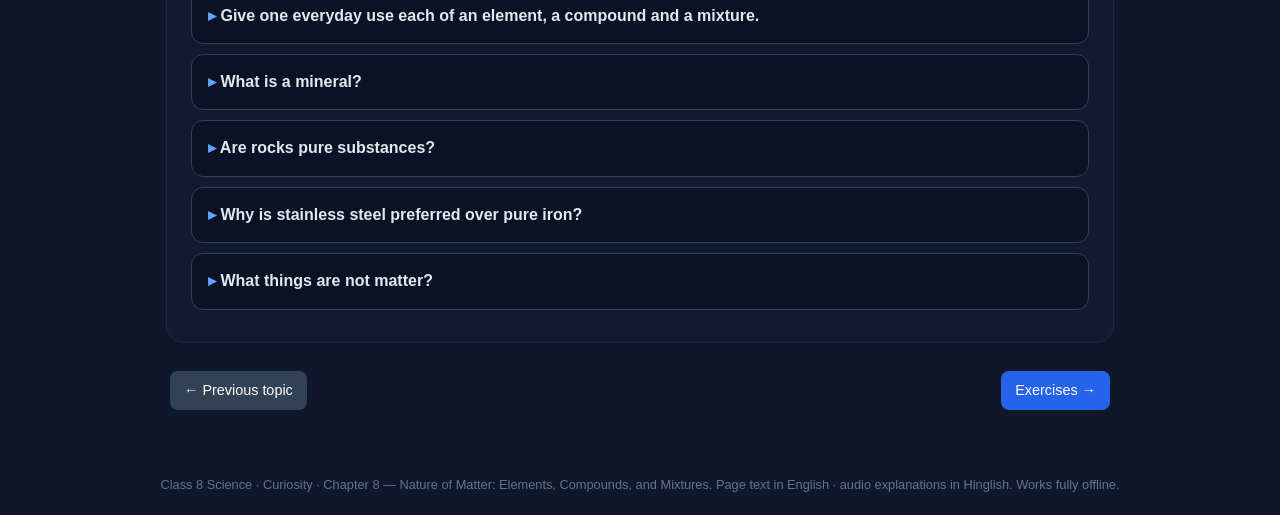
<file: uses.html>
<!DOCTYPE html><html lang="en"><head><meta charset="utf-8"><meta name="viewport" content="width=device-width,initial-scale=1">
<title>Uses, Minerals and the Big Picture · Nature of Matter: Elements, Compounds, and Mixtures</title><link rel="stylesheet" href="style.css"></head><body>
<nav class="nav"><a href="index.html">🏠 Home</a><a href="mix.html">1. 🥗</a><a href="air.html">2. 🌬️</a><a href="pure.html">3. 💎</a><a href="compound.html">4. ⚗️</a><a href="fes.html">5. 🧲</a><a href="uses.html" class="on">6. 🏗️</a><a href="exercise.html">📝 Exercises</a></nav><main><section class="topic"><span class="chip">Topic 6 of 6</span><h1>🏗️ Uses, Minerals and the Big Picture</h1><p style="color:#94a3b8">Elements, compounds and mixtures in daily life; minerals; Dhokra art; what is not matter</p><div class="listen"><b>🎧 Full topic explanation (Hinglish audio, in parts)</b><div class="audio"><span class="mic">🔊</span><div style="flex:1"><div style="font-size:.85rem;color:#94a3b8">Part 1 of 3</div><audio controls preload="none" src="audio/t_uses_p1.mp3"></audio></div></div><div class="audio"><span class="mic">🔊</span><div style="flex:1"><div style="font-size:.85rem;color:#94a3b8">Part 2 of 3</div><audio controls preload="none" src="audio/t_uses_p2.mp3"></audio></div></div><div class="audio"><span class="mic">🔊</span><div style="flex:1"><div style="font-size:.85rem;color:#94a3b8">Part 3 of 3</div><audio controls preload="none" src="audio/t_uses_p3.mp3"></audio></div></div></div>
<h2>How do we use elements, compounds and mixtures?</h2>
<ul>
<li><b>Air</b> we breathe — a mixture of oxygen, nitrogen, carbon dioxide…</li>
<li><b>Water</b>, essential for life — a compound of hydrogen and oxygen.</li>
<li><b>Iron</b> and <b>aluminium</b> — elements used to build bridges, buildings and vehicles.</li>
<li>Chemists study how elements combine to create compounds → <i>medicines, vaccines, fertilisers</i> that feed a growing population.</li>
<li>Engineers and material scientists design mixtures with special properties → the alloy <b>stainless steel</b> is stronger and more durable than pure iron. <i>Wood, steel and concrete</i> — all building materials — are mixtures.</li></ul>
<div class="note">A step further: <b>graphene aerogel</b>, made from carbon, is said to be the lightest material on Earth — a blade of grass can hold it. Being highly porous it absorbs a lot, so it may clean up oil spills, and is useful in energy-saving devices and building coatings.</div>
<div class="why">Why is knowing "element / compound / mixture" the key to innovation? Because it tells you what can be changed and how: mixtures can be tuned by changing proportions (alloys), while compounds are made or broken only by chemical reactions (medicines, fertilisers). The classification tells a scientist which tool to use.</div>

<h2>What are minerals?</h2>
<div class="anim">
<svg viewBox="0 0 520 150" width="520" height="150" xmlns="http://www.w3.org/2000/svg" font-size="11">
<path d="M20 130 l40 -80 l60 -20 l70 30 l40 70z" fill="#57534e"/>
<circle cx="70" cy="90" r="12" fill="#e7e5e4"/><text x="70" y="94" text-anchor="middle" fill="#111" font-size="9">quartz</text>
<circle cx="110" cy="60" r="12" fill="#fde68a"/><text x="110" y="64" text-anchor="middle" fill="#111" font-size="9">calcite</text>
<circle cx="150" cy="95" r="12" fill="#a3a3a3"/><text x="150" y="99" text-anchor="middle" fill="#111" font-size="9">mica</text>
<circle cx="115" cy="110" r="10" fill="#facc15"/><text x="115" y="114" text-anchor="middle" fill="#111" font-size="8">gold</text>
<text x="115" y="145" text-anchor="middle" fill="#94a3b8">Rock = MIXTURE of minerals</text>
<text x="360" y="35" text-anchor="middle" fill="#e2e8f0">Mineral = natural solid, fixed composition</text>
<text x="360" y="60" text-anchor="middle" fill="#4ade80">Most minerals are COMPOUNDS: quartz, calcite, mica, talc, olivine</text>
<text x="360" y="85" text-anchor="middle" fill="#fde68a">Native minerals are ELEMENTS: gold, silver, copper, sulfur, carbon</text>
<text x="360" y="115" text-anchor="middle" fill="#94a3b8">cement ← calcite, quartz, alumina, iron oxide · talcum powder ← talc</text>
</svg><div class="cap">Most rocks are mixtures of minerals. A mineral has a fixed chemical composition — usually a compound, occasionally a pure element (a native mineral like gold).</div></div>
<p>Most <b>rocks are mixtures of minerals</b>, visible by eye, magnifying glass or microscope. A <b>mineral</b> is a <i>natural, solid substance found on Earth with a fixed chemical composition</i>. <b>Most minerals are compounds</b> made of more than one element — <i>quartz, calcite, mica, pyroxene, olivine, talc</i>. Some, called <b>native minerals</b>, are <i>pure elements</i>: metals such as <i>gold, silver, copper</i>, or non-metals like <i>sulfur, carbon</i>.</p>
<p>Everyday things come from minerals: <b>cement</b> is made from calcite, quartz, alumina and iron oxide; <b>talcum powder</b> from the mineral talc.</p>
<div class="why">How can gold be both a mineral and a metal? As found in nature — a natural solid with a fixed composition (pure gold) — it fits the definition of a (native) mineral. As a substance, it is an element with metallic properties (lustre, malleability, conductivity), so it is a metal. The two words describe two different things: where it comes from, and what kind of substance it is.</div>

<h2>Our scientific heritage — Dhokra art</h2>
<p>Dhokra is an old craft of Bihar and Odisha. A design is shaped in <b>beeswax</b>, covered with <b>clay</b> to make a mould; the wax is melted out and the hollow is filled with molten <b>brass or bronze</b> (alloys — mixtures of copper with zinc or tin), giving strong, shiny golden figures of animals, people and nature.</p>

<h2>What is NOT matter?</h2>
<p>Elements and compounds are the building blocks of <b>matter — everything that has mass and takes up space</b>. But <b>light, heat, electricity, thoughts and emotions</b> are important parts of our world that are <b>not made of matter</b>.</p>

<h2>Chapter snapshot</h2>
<table class="t"><tr><th></th><th>Element</th><th>Compound</th><th>Mixture</th></tr>
<tr><td>Particles</td><td>Identical atoms of one kind</td><td>Molecules of 2+ elements in a fixed ratio</td><td>Particles of 2+ substances, any proportion</td></tr>
<tr><td>Pure?</td><td>Yes</td><td>Yes</td><td>No</td></tr>
<tr><td>Can be broken into simpler substances?</td><td>No</td><td>Yes — by chemical change</td><td>Yes — by physical methods</td></tr>
<tr><td>Properties</td><td>Its own</td><td>New, different from its elements</td><td>Those of its components</td></tr>
<tr><td>Examples</td><td>H₂, O₂, Fe, Au, S</td><td>H₂O, NaCl, sugar, CO₂, FeS</td><td>air, seawater, brass, salad</td></tr></table>
</section><section class="topic"><h2>🧠 Check yourself — click an option</h2><div class="mcq"><div class="q">Q1. Which is a compound essential for life?</div><div class="opts"><button class="opt" data-ok="0" onclick="pick(this,0)">A. Air</button><button class="opt" data-ok="1" onclick="pick(this,1)">B. Water</button><button class="opt" data-ok="0" onclick="pick(this,0)">C. Stainless steel</button><button class="opt" data-ok="0" onclick="pick(this,0)">D. Iron</button></div><div class="exp"><b>Correct answer: B. Water</b><br>Water is a compound of hydrogen and oxygen; air and steel are mixtures, iron an element.</div></div><div class="mcq"><div class="q">Q2. Wood, steel and concrete are all…</div><div class="opts"><button class="opt" data-ok="0" onclick="pick(this,0)">A. elements</button><button class="opt" data-ok="0" onclick="pick(this,0)">B. compounds</button><button class="opt" data-ok="1" onclick="pick(this,1)">C. mixtures</button><button class="opt" data-ok="0" onclick="pick(this,0)">D. minerals</button></div><div class="exp"><b>Correct answer: C. mixtures</b><br>These building materials are mixtures.</div></div><div class="mcq"><div class="q">Q3. Most minerals are…</div><div class="opts"><button class="opt" data-ok="0" onclick="pick(this,0)">A. mixtures</button><button class="opt" data-ok="1" onclick="pick(this,1)">B. compounds</button><button class="opt" data-ok="0" onclick="pick(this,0)">C. elements</button><button class="opt" data-ok="0" onclick="pick(this,0)">D. alloys</button></div><div class="exp"><b>Correct answer: B. compounds</b><br>Most minerals are compounds (quartz, calcite, mica); a few native minerals are pure elements.</div></div><div class="mcq"><div class="q">Q4. A native mineral is…</div><div class="opts"><button class="opt" data-ok="0" onclick="pick(this,0)">A. a mixture of rocks</button><button class="opt" data-ok="1" onclick="pick(this,1)">B. a pure element found in nature such as gold</button><button class="opt" data-ok="0" onclick="pick(this,0)">C. always a non-metal</button><button class="opt" data-ok="0" onclick="pick(this,0)">D. a compound</button></div><div class="exp"><b>Correct answer: B. a pure element found in nature such as gold</b><br>Native minerals are pure elements — gold, silver, copper, sulfur, carbon.</div></div><div class="mcq"><div class="q">Q5. Cement is made from…</div><div class="opts"><button class="opt" data-ok="0" onclick="pick(this,0)">A. talc only</button><button class="opt" data-ok="1" onclick="pick(this,1)">B. calcite, quartz, alumina and iron oxide</button><button class="opt" data-ok="0" onclick="pick(this,0)">C. gold and silver</button><button class="opt" data-ok="0" onclick="pick(this,0)">D. graphene</button></div><div class="exp"><b>Correct answer: B. calcite, quartz, alumina and iron oxide</b><br>Cement is made from calcite, quartz, alumina and iron oxide.</div></div><div class="mcq"><div class="q">Q6. Which of these is NOT matter?</div><div class="opts"><button class="opt" data-ok="0" onclick="pick(this,0)">A. Air</button><button class="opt" data-ok="0" onclick="pick(this,0)">B. Water vapour</button><button class="opt" data-ok="1" onclick="pick(this,1)">C. Light</button><button class="opt" data-ok="0" onclick="pick(this,0)">D. Dust</button></div><div class="exp"><b>Correct answer: C. Light</b><br>Light, heat, electricity, thoughts and emotions have no mass and occupy no space.</div></div><div class="mcq"><div class="q">Q7. Dhokra figures are cast in…</div><div class="opts"><button class="opt" data-ok="0" onclick="pick(this,0)">A. pure iron</button><button class="opt" data-ok="1" onclick="pick(this,1)">B. brass or bronze</button><button class="opt" data-ok="0" onclick="pick(this,0)">C. gold</button><button class="opt" data-ok="0" onclick="pick(this,0)">D. clay</button></div><div class="exp"><b>Correct answer: B. brass or bronze</b><br>Molten brass or bronze (alloys) is poured into the clay mould after the beeswax is melted out.</div></div><div class="mcq"><div class="q">Q8. Graphene aerogel is made from…</div><div class="opts"><button class="opt" data-ok="0" onclick="pick(this,0)">A. iron</button><button class="opt" data-ok="1" onclick="pick(this,1)">B. carbon</button><button class="opt" data-ok="0" onclick="pick(this,0)">C. silicon</button><button class="opt" data-ok="0" onclick="pick(this,0)">D. aluminium</button></div><div class="exp"><b>Correct answer: B. carbon</b><br>It is a very light, porous carbon material.</div></div></section><section class="topic"><h2>❓ Frequently asked questions</h2><details class="faq"><summary>Give one everyday use each of an element, a compound and a mixture.</summary><div class="ans"><p>Element: iron/aluminium for bridges and vehicles. Compound: water for life, medicines, fertilisers. Mixture: air for breathing, stainless steel and concrete for construction.</p><div class="audio"><span class="mic">🔊</span><div style="flex:1"><div style="font-size:.85rem;color:#94a3b8">🎧 Listen (Hinglish explanation)</div><audio controls preload="none" src="audio/f_uses_1.mp3"></audio></div></div></div></details><details class="faq"><summary>What is a mineral?</summary><div class="ans"><p>A natural solid substance found on Earth with a fixed chemical composition — usually a compound (quartz, calcite, mica), rarely a pure element (gold, sulfur).</p><div class="audio"><span class="mic">🔊</span><div style="flex:1"><div style="font-size:.85rem;color:#94a3b8">🎧 Listen (Hinglish explanation)</div><audio controls preload="none" src="audio/f_uses_2.mp3"></audio></div></div></div></details><details class="faq"><summary>Are rocks pure substances?</summary><div class="ans"><p>No — most rocks are mixtures of several minerals, which can be seen with the eye, a magnifier or a microscope.</p><div class="audio"><span class="mic">🔊</span><div style="flex:1"><div style="font-size:.85rem;color:#94a3b8">🎧 Listen (Hinglish explanation)</div><audio controls preload="none" src="audio/f_uses_3.mp3"></audio></div></div></div></details><details class="faq"><summary>Why is stainless steel preferred over pure iron?</summary><div class="ans"><p>Mixing iron with nickel, chromium and a little carbon gives an alloy that is stronger, more durable and rust-resistant than pure iron.</p><div class="audio"><span class="mic">🔊</span><div style="flex:1"><div style="font-size:.85rem;color:#94a3b8">🎧 Listen (Hinglish explanation)</div><audio controls preload="none" src="audio/f_uses_4.mp3"></audio></div></div></div></details><details class="faq"><summary>What things are not matter?</summary><div class="ans"><p>Light, heat, electricity, thoughts and emotions — they have no mass and occupy no space.</p><div class="audio"><span class="mic">🔊</span><div style="flex:1"><div style="font-size:.85rem;color:#94a3b8">🎧 Listen (Hinglish explanation)</div><audio controls preload="none" src="audio/f_uses_5.mp3"></audio></div></div></div></details></section><div class="pn"><a class="btn ghost" href="fes.html">← Previous topic</a><a class="btn" href="exercise.html">Exercises →</a></div></main>
<footer>Class 8 Science · Curiosity · Chapter 8 — Nature of Matter: Elements, Compounds, and Mixtures. Page text in English · audio explanations in Hinglish. Works fully offline.</footer>
<script>
function pick(btn,ok){var m=btn.closest('.mcq');if(m.classList.contains('done'))return;m.classList.add('done');m.querySelectorAll('.opt').forEach(function(o){if(o.dataset.ok=='1')o.classList.add('right');});if(!ok)btn.classList.add('wrong');m.querySelector('.exp').classList.add('show');}
</script></body></html>
</file>
<file: style.css>
*{box-sizing:border-box}
body{margin:0;font-family:Segoe UI,Roboto,Helvetica,Arial,sans-serif;background:#0f172a;color:#e2e8f0;line-height:1.65}
main{max-width:980px;margin:0 auto;padding:18px 16px 40px}
.nav{position:sticky;top:0;z-index:10;display:flex;flex-wrap:wrap;gap:6px;padding:10px 14px;background:#0b1224ee;backdrop-filter:blur(6px);border-bottom:1px solid #1e293b}
.nav a{color:#cbd5e1;text-decoration:none;font-size:.9rem;padding:6px 10px;border-radius:8px;background:#1e293b}
.nav a.on,.nav a:hover{background:#2563eb;color:#fff}
footer{text-align:center;color:#64748b;font-size:.8rem;padding:20px}
.hero{text-align:center;padding:30px 10px 10px}
.hero h1{font-size:2.2rem;margin:8px 0;background:linear-gradient(90deg,#60a5fa,#a78bfa,#f472b6);-webkit-background-clip:text;background-clip:text;color:transparent}
.hero p{color:#94a3b8;max-width:720px;margin:0 auto}
.chip{display:inline-block;background:#1e3a8a;color:#bfdbfe;font-size:.75rem;padding:3px 10px;border-radius:999px;letter-spacing:.5px}
.grid{display:grid;grid-template-columns:repeat(auto-fit,minmax(270px,1fr));gap:16px;margin-top:22px}
.card{display:block;background:linear-gradient(160deg,#1e293b,#111a2e);border:1px solid #334155;border-radius:16px;padding:20px;color:inherit;text-decoration:none;transition:.2s}
.card:hover{transform:translateY(-4px);border-color:#60a5fa;box-shadow:0 12px 30px #0006}
.card .ico{font-size:2rem}.card .num{color:#60a5fa;font-size:.75rem;text-transform:uppercase;letter-spacing:1px;margin-top:6px}
.card h2{margin:4px 0 6px;font-size:1.15rem}.card p{margin:0;color:#94a3b8;font-size:.9rem}
.card.ex{border-color:#f59e0b55;background:linear-gradient(160deg,#2a2114,#111a2e)}
.topic{background:#111a2e;border:1px solid #1e293b;border-radius:18px;padding:22px 24px;margin-top:20px}
.topic h1{font-size:1.7rem;margin:6px 0 4px}.topic h2{color:#93c5fd;font-size:1.25rem;margin:26px 0 8px;border-left:4px solid #3b82f6;padding-left:10px}
.topic h3{color:#c4b5fd;font-size:1.05rem;margin:18px 0 6px}
.topic p,.topic li{font-size:1.02rem}
b{color:#fde68a}i{color:#a5f3fc;font-style:normal}
.why{background:#172554;border-left:4px solid #60a5fa;padding:12px 16px;border-radius:0 10px 10px 0;margin:14px 0}
.why::before{content:"Why / How? ";color:#93c5fd;font-weight:700}
.note{background:#1c1917;border-left:4px solid #f59e0b;padding:12px 16px;border-radius:0 10px 10px 0;margin:14px 0}
.note::before{content:"Note: ";color:#fbbf24;font-weight:700}
.act{background:#052e16;border:1px solid #166534;padding:12px 16px;border-radius:12px;margin:14px 0}
.act::before{content:"Activity";display:block;color:#4ade80;font-weight:700;font-size:.8rem;letter-spacing:1px}
.eq{text-align:center;font-size:1.15rem;background:#0b1224;border:1px dashed #475569;padding:10px;border-radius:10px;margin:12px 0;color:#fef9c3}
.anim{background:#0b1224;border:1px solid #334155;border-radius:14px;padding:14px;margin:16px 0;text-align:center;overflow-x:auto}
.anim svg{max-width:100%;height:auto}
.anim .cap{color:#94a3b8;font-size:.85rem;margin-top:6px}
.anim button,.btn{background:#2563eb;color:#fff;border:0;border-radius:8px;padding:8px 14px;font-size:.9rem;cursor:pointer;margin:4px;text-decoration:none;display:inline-block}
.anim button:hover,.btn:hover{background:#1d4ed8}.btn.ghost{background:#334155}
.anim input[type=range]{width:220px;vertical-align:middle}
table.t{border-collapse:collapse;width:100%;margin:12px 0;font-size:.95rem}
table.t th,table.t td{border:1px solid #334155;padding:8px 10px;text-align:left;vertical-align:top}
table.t th{background:#1e293b;color:#93c5fd}
.listen{background:#1e1b4b;border:1px solid #4338ca;border-radius:12px;padding:12px 16px;margin:14px 0}
.audio{display:flex;align-items:center;gap:12px;margin:8px 0}
.audio .mic{font-size:1.4rem}.audio audio{width:100%;max-width:520px;height:36px}
.mcq{background:#0b1224;border:1px solid #334155;border-radius:14px;padding:16px;margin:14px 0}
.mcq .q{font-weight:600;margin-bottom:10px}
.opts{display:grid;gap:8px}
.opt{text-align:left;background:#1e293b;color:#e2e8f0;border:1px solid #334155;border-radius:10px;padding:10px 14px;font-size:.98rem;cursor:pointer;transition:.15s}
.opt:hover{border-color:#60a5fa}
.mcq.done .opt{cursor:default}
.opt.right{background:#14532d;border-color:#22c55e;color:#dcfce7}
.opt.wrong{background:#7f1d1d;border-color:#ef4444;color:#fee2e2}
.exp{display:none;margin-top:12px;background:#172554;border-left:4px solid #60a5fa;padding:10px 14px;border-radius:0 10px 10px 0;font-size:.95rem}
.exp.show{display:block;animation:fade .3s}
details.faq,details.ex{background:#0b1224;border:1px solid #334155;border-radius:12px;margin:10px 0;padding:0}
details summary{cursor:pointer;padding:14px 16px;font-weight:600;list-style:none}
details summary::before{content:"▸ ";color:#60a5fa}details[open] summary::before{content:"▾ "}
details .ans{padding:0 16px 14px;border-top:1px solid #1e293b}
details.ex{border-color:#f59e0b44}details.ex summary{color:#fde68a}
.pn{display:flex;justify-content:space-between;margin-top:24px}
@keyframes fade{from{opacity:0}to{opacity:1}}
@keyframes vib{0%{transform:translate(0,0)}25%{transform:translate(.8px,-.6px)}50%{transform:translate(-.7px,.5px)}75%{transform:translate(.5px,.7px)}100%{transform:translate(0,0)}}
@keyframes bob{0%,100%{transform:translate(0,0)}50%{transform:translate(3px,-3px)}}
@keyframes bubble{0%{transform:translateY(0);opacity:.9}100%{transform:translateY(-70px);opacity:0}}
@keyframes spin{to{transform:rotate(360deg)}}
</file>
